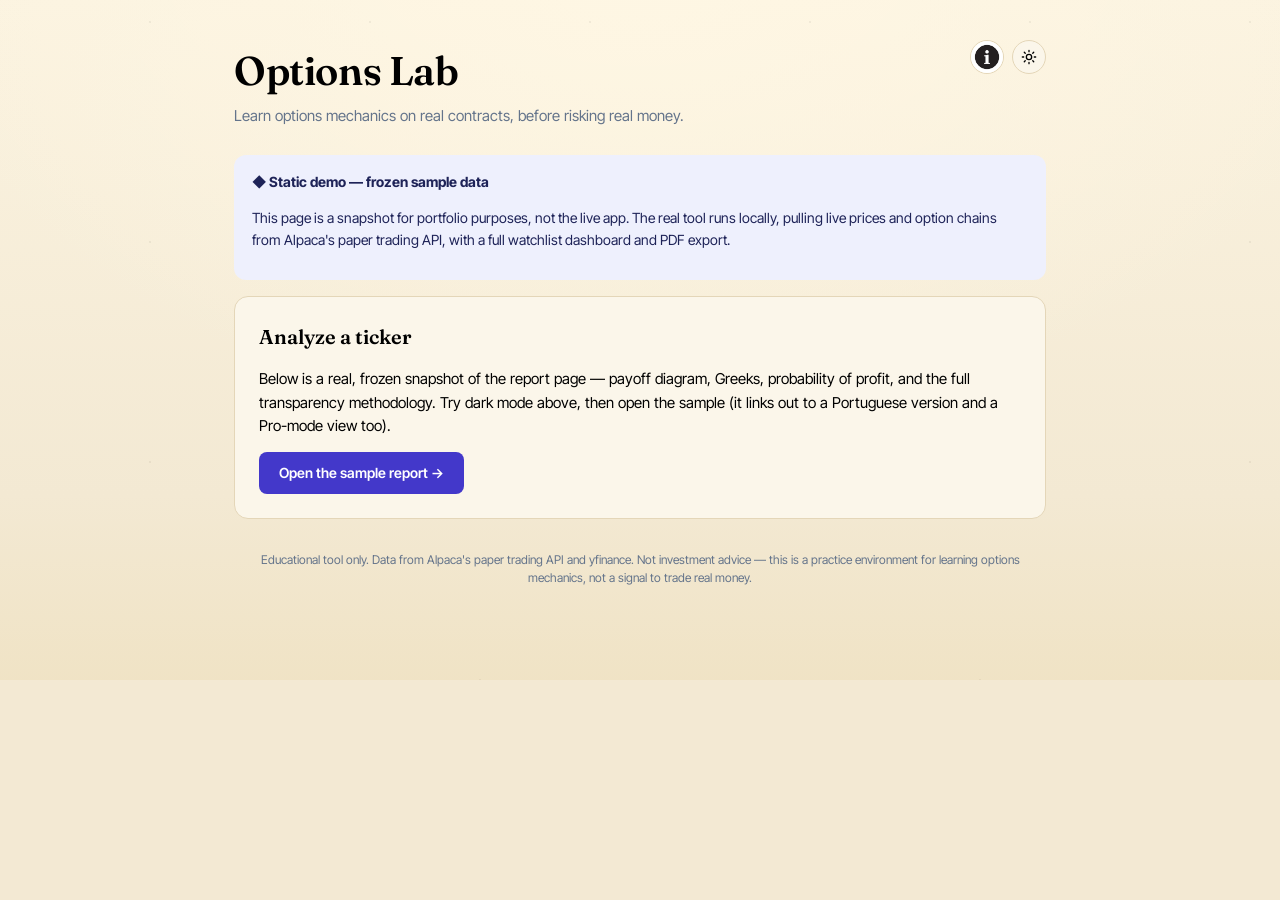
<file: docs/index.html>
<!doctype html>
<html lang="en">
<head>
<meta charset="utf-8">
<meta name="viewport" content="width=device-width, initial-scale=1">
<title>Options Lab</title>
<script>
(function () {
  var t = localStorage.getItem("optionslab-theme");
  if (!t) { t = window.matchMedia("(prefers-color-scheme: dark)").matches ? "dark" : "light"; }
  document.documentElement.setAttribute("data-theme", t);
})();
</script>
<link rel="stylesheet" href="css/report.css">
<script src="js/theme.js"></script>
</head>
<body>
<div class="page">

  <header class="report-header">
    <div class="titles">
      <h1>Options Lab</h1>
      <p class="subtitle">Learn options mechanics on real contracts, before risking real money.</p>
    </div>
    <div class="header-controls">
      
      <button type="button" class="help-toggle" onclick="document.getElementById('help-modal').showModal()" aria-label="Help">
  <img src="./img/about.jpg" alt="">
</button>
      <button type="button" class="theme-toggle" onclick="toggleTheme()" aria-label="Toggle dark mode">
  <svg class="icon-sun" width="16" height="16" viewBox="0 0 24 24" fill="none" stroke="currentColor" stroke-width="2" stroke-linecap="round" stroke-linejoin="round" aria-hidden="true">
    <circle cx="12" cy="12" r="4"></circle>
    <path d="M12 2v2M12 20v2M4.93 4.93l1.41 1.41M17.66 17.66l1.41 1.41M2 12h2M20 12h2M4.93 19.07l1.41-1.41M17.66 6.34l1.41-1.41"></path>
  </svg>
  <svg class="icon-moon" width="16" height="16" viewBox="0 0 24 24" fill="currentColor" aria-hidden="true">
    <path d="M21 12.79A9 9 0 1111.21 3 7 7 0 0021 12.79z"></path>
  </svg>
</button>
    </div>
  </header>

  <dialog id="help-modal" class="help-modal">
  <div class="help-modal-inner">
    <button type="button" class="help-modal-close" onclick="document.getElementById('help-modal').close()" aria-label="Close">×</button>
    
      <h2>How to read this app</h2>
<p class="help-lede">A short, foundational reference for every number this tool shows you.
Read it once, then use it as a glossary whenever a term doesn't ring a bell.</p>

<h3>What an option actually is</h3>
<p>A <strong>call</strong> is the right (not the obligation) to <em>buy</em> 100 shares at a fixed
price (the <strong>strike</strong>) any time before an <strong>expiration</strong> date. A
<strong>put</strong> is the right to <em>sell</em> at that fixed price. You pay a <strong>premium</strong>
today for that right — the option's price, quoted per share but always representing a 100-share
contract, so a $2.00 premium costs $200 out of pocket.</p>

<h3>The four strategies this tool builds</h3>
<ul class="help-list">
  <li><strong>Long Call (LEAPS)</strong> — buy a call far out (6–24 months) to lock in today's
  price on a stock you want to own more of later, paying a fraction of the share price instead of
  the full amount. Max loss is the premium; upside is unlimited.</li>
  <li><strong>Cash-Secured Put</strong> — sell a put, setting aside the full strike × 100 in cash.
  You collect the premium now. Worst case, you're forced to buy the stock at the strike — a stock
  you already wanted, at a discount.</li>
  <li><strong>Covered Call</strong> — sell a call against 100 shares you already own. You collect
  premium; in exchange, you cap your upside above the strike. Turns idle shares into income.</li>
  <li><strong>Protective Put</strong> — buy a put against shares you already own, as insurance. It
  floors your downside for the cost of the premium, while your upside stays fully open.</li>
</ul>

<h3>Fundamentals panel</h3>
<p><strong>Spot price</strong> is the stock's most recent close — the number every other
calculation in this report is built from. <strong>Sector</strong> and <strong>market cap</strong>
give quick context on the kind of company and its size. <strong>Next earnings</strong> matters more
than it looks: a surprise earnings move can swing the stock far more than a normal trading day.</p>

<h3>Warnings</h3>
<p>This tool never hides a bad contract — it flags it and lets you see why. An
<strong>earnings warning</strong> means the contract expires after the next earnings date, so both
the price and the probability estimates below are less reliable across that date (implied
volatility usually collapses the morning after — an effect called <em>IV crush</em>). A
<strong>liquidity warning</strong> means the bid-ask spread or quoted size is thin, so you'd likely
give up more to the spread than a more liquid strike would cost. An <strong>affordability
warning</strong> means the trade needs more capital than your paper account's current buying
power.</p>

<h3>The contract</h3>
<ul class="help-list">
  <li><strong>Strike</strong> — the fixed price written into the contract.</li>
  <li><strong>Breakeven</strong> — the strike adjusted for the premium paid or received. This, not
  the strike, is the price the position actually needs to clear to turn a profit.</li>
  <li><strong>Premium</strong> — what the option costs (or pays you) today, per contract
  (×100 shares).</li>
  <li><strong>Max profit / max loss</strong> — the best and worst dollar outcomes at expiration.</li>
  <li><strong>Capital required</strong> — cash or margin the position ties up (full strike × 100 for
  a cash-secured put; the premium for a long call or protective put).</li>
</ul>

<h3>Greeks & implied volatility</h3>
<p>The Greeks describe how the option's price reacts to changes in the world — each one isolates
one variable.</p>
<ul class="help-list">
  <li><strong>Delta</strong> — how much the option's price moves per $1 move in the stock.
  Roughly doubles as "probability this option finishes in-the-money." A 0.30 delta call behaves
  like owning 30 shares.</li>
  <li><strong>Gamma</strong> — how fast delta itself changes as the stock moves. High gamma means
  the position's directional exposure can shift quickly.</li>
  <li><strong>Theta</strong> — how much value the option loses per calendar day, all else equal.
  This is the "time decay" every options trader has to respect — it works against option buyers
  and for option sellers.</li>
  <li><strong>Vega</strong> — how much the option's price moves per 1 percentage point change in
  implied volatility. Long options gain value when volatility rises; short options lose value.</li>
  <li><strong>Rho</strong> — sensitivity to interest rates. Usually the smallest effect of the five,
  more relevant for long-dated LEAPS than short-dated trades.</li>
  <li><strong>Implied volatility (IV)</strong> — the market's forecast of how much the stock will
  swing, backed out of the option's price. Higher IV means richer premiums and wider expected
  moves.</li>
</ul>
<p>Whenever Alpaca doesn't quote Greeks for a contract (common on illiquid or same-day
expirations), this tool computes them locally with its own Black-Scholes engine and labels them
"calculated locally" — so you always know whether a number came from the market or from a model.</p>

<h3>Probability of profit</h3>
<p>This is the section with the highest bar for rigor in the whole report — see the
<strong>Methodology</strong> block beneath it on every report for the exact formula and source file
behind each figure below. In plain language:</p>
<ul class="help-list">
  <li><strong>Closed-form (lognormal)</strong> — a textbook formula (Black-Scholes' own
  probability term) assuming the stock's future price follows a lognormal distribution. Fast,
  exact given that assumption, and the industry-standard first answer.</li>
  <li><strong>Monte Carlo</strong> — instead of trusting the formula, this tool actually simulates
  100,000 possible future price paths for the stock and counts how often the position ends
  profitable. It's the same assumption as the closed-form (geometric Brownian motion), verified by
  brute force rather than algebra — if the two disagree by more than a hair, the report says so.</li>
  <li><strong>Probability of touch</strong> — closed-form and Monte Carlo both answer "where does
  the price end up at expiration?" This one asks a different, often more practical question:
  "does the price touch breakeven at any point before expiration?" It's usually higher than the
  terminal probability, since a price can touch a level and come back.</li>
  <li><strong>Average win / average loss</strong> — from the same 100,000 simulated paths, the
  average dollar outcome across the paths that ended profitable, and across the ones that didn't.</li>
  <li><strong>Risk-adjusted score</strong> — combines probability, average win, average loss, and
  capital at risk into one annualized number, used to rank candidate contracts against each other.
  It answers "which contract offers the best return per dollar risked per year," not "which
  contract will win."</li>
</ul>
<p>One honest caveat that applies to all of the above: under the model's own risk-neutral
assumptions, every option's <em>expected</em> profit is approximately zero minus trading costs.
These probabilities describe likely outcomes under the market's current pricing — they are not a
positive edge. A profitable trade ultimately requires a directional view this model does not
have.</p>

<h3>Technical snapshot</h3>
<ul class="help-list">
  <li><strong>SMA 20 / 50 / 200</strong> — simple moving averages over the last 20, 50, and 200
  trading days. Price stacked above rising averages is the classic textbook definition of an
  uptrend.</li>
  <li><strong>RSI (14)</strong> — Relative Strength Index, a 0–100 momentum gauge. Traditionally,
  above 70 is considered "overbought" and below 30 "oversold," though strong trends can stay
  extreme for a long time.</li>
  <li><strong>Historical volatility (30d / 90d)</strong> — how much the stock has actually moved,
  annualized, over the trailing 30 and 90 days — the realized counterpart to implied volatility.
  The percentile shown ranks the current reading against the past year, so you can tell if today's
  volatility is unusually calm or unusually wild for this particular stock.</li>
  <li><strong>52-week range</strong> — the lowest and highest close in the past year.</li>
  <li><strong>Directional bias</strong> — a simple read from how the moving averages are stacked:
  bullish, bearish, mixed, or not enough history yet.</li>
</ul>

<h3>Using this tool responsibly</h3>
<p>Every trade in this app runs against Alpaca's <strong>paper trading</strong> account — real
market data, zero real money. That's deliberate: the fastest way to build real intuition for
options is to watch many contracts play out without the cost of being wrong. Nothing here is
investment advice, and no order is ever placed automatically — this is a learning environment for
understanding the mechanics before you ever risk a dollar.</p>
    
  </div>
</dialog>

  <div class="warning static-demo">
    <h3>◆ Static demo — frozen sample data</h3>
    <p>This page is a snapshot for portfolio purposes, not the live app. The real tool runs locally, pulling live prices and option chains from Alpaca&#39;s paper trading API, with a full watchlist dashboard and PDF export.</p>
  </div>

  <section class="panel">
    <h2>Analyze a ticker</h2>
    <p class="blurb">Below is a real, frozen snapshot of the report page — payoff diagram, Greeks, probability of profit, and the full transparency methodology. Try dark mode above, then open the sample (it links out to a Portuguese version and a Pro-mode view too).</p>
    <a class="btn-primary" href="report-aapl-en-learn.html">Open the sample report →</a>
  </section>

  <p class="footer-note">Educational tool only. Data from Alpaca&#39;s paper trading API and yfinance. Not investment advice — this is a practice environment for learning options mechanics, not a signal to trade real money.</p>

</div>
</body>
</html>
</file>
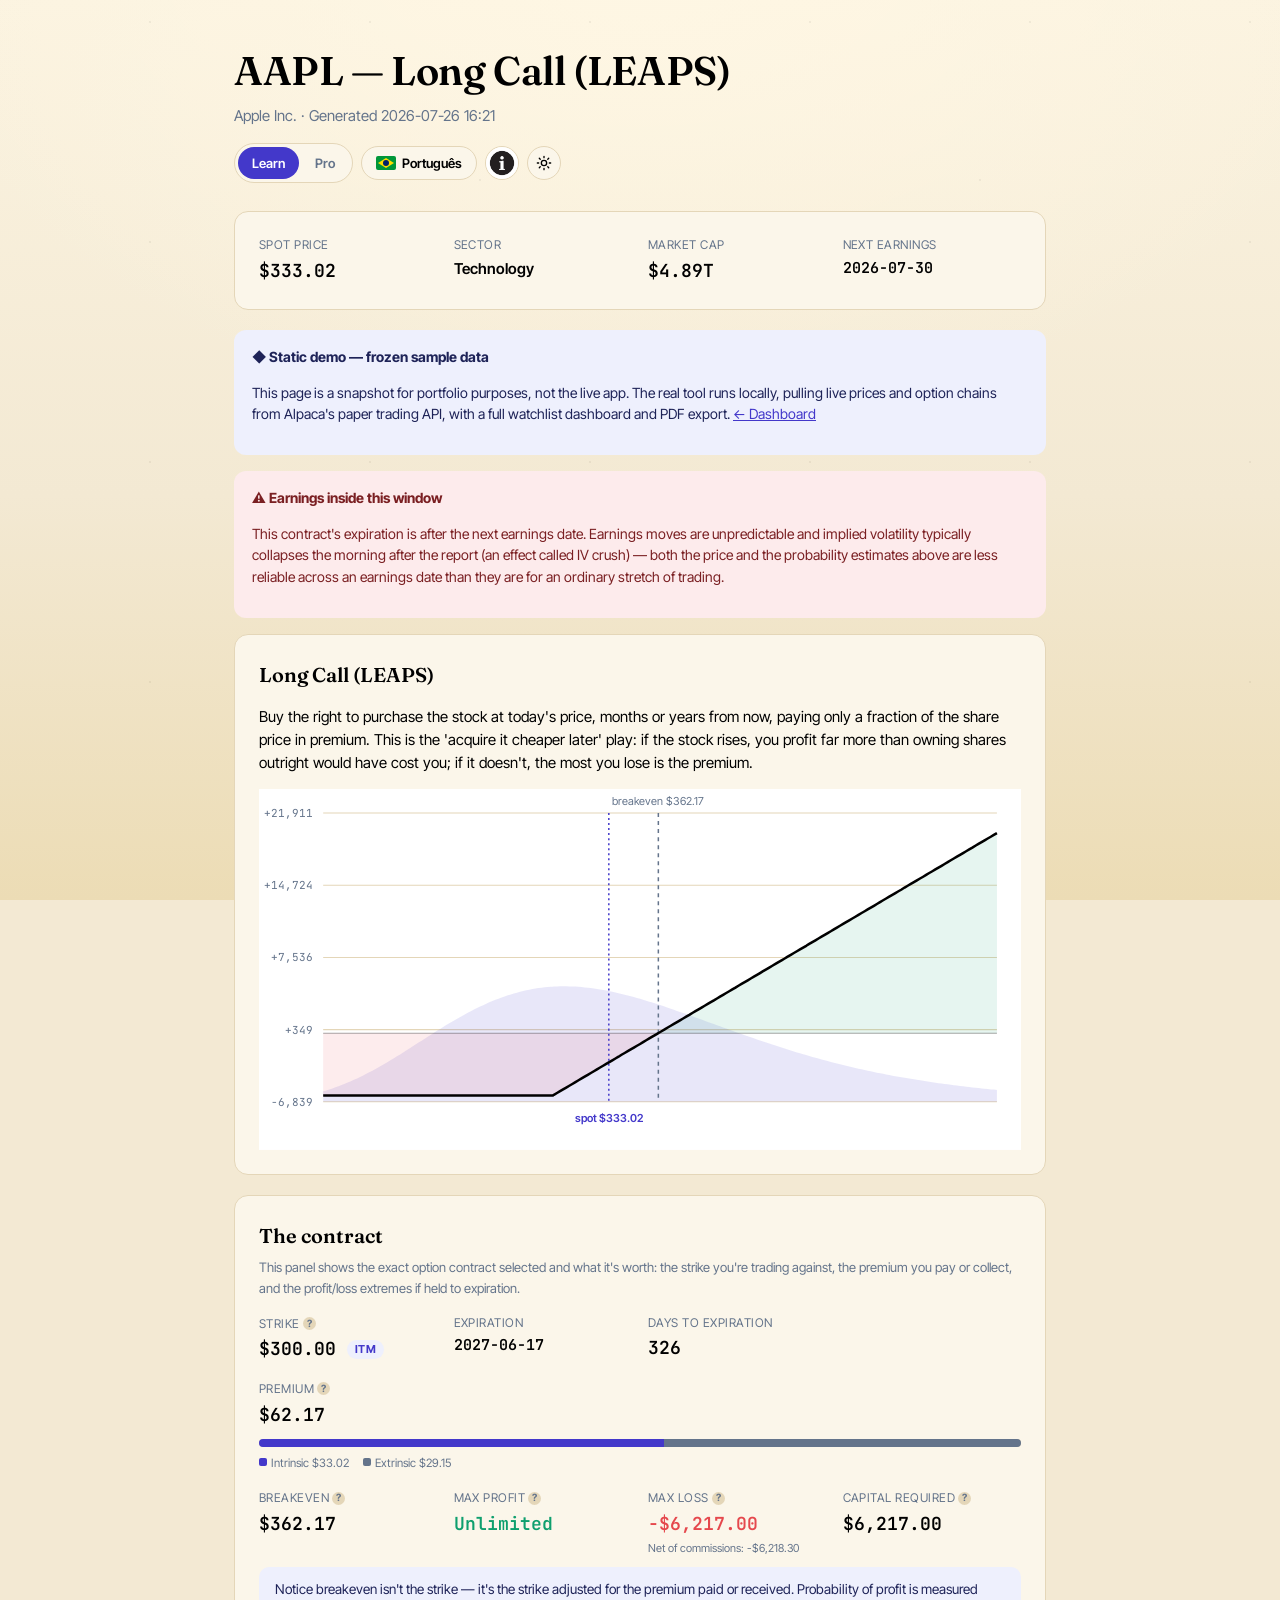
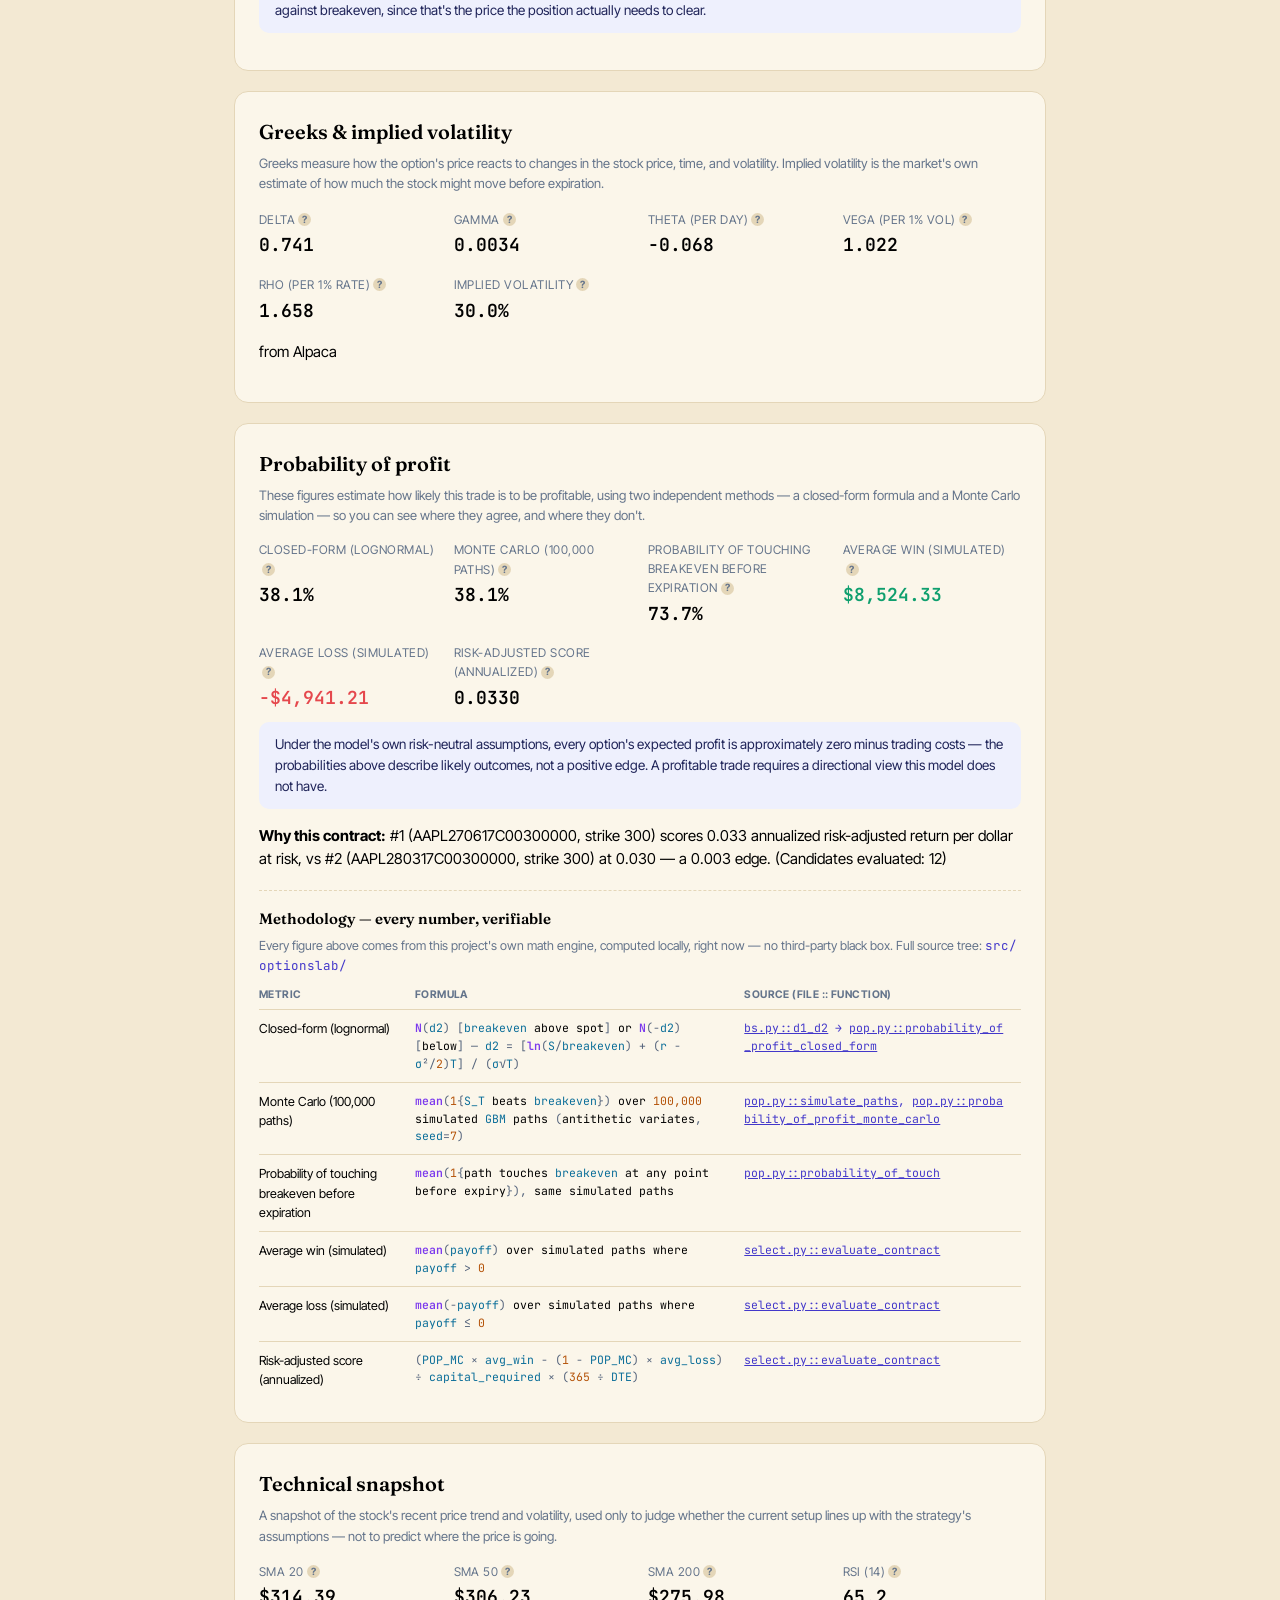
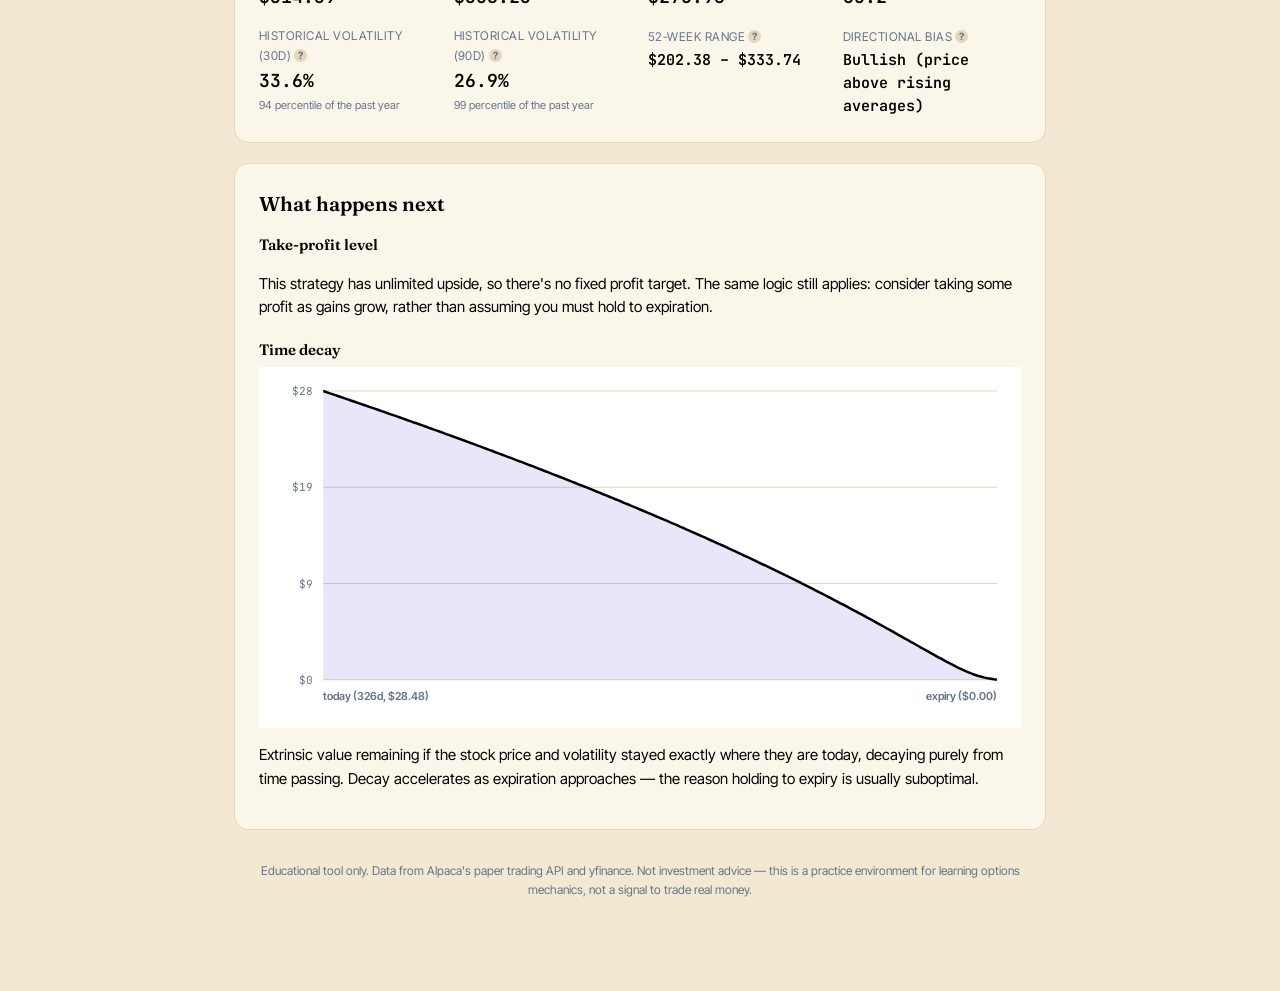
<file: docs/report-aapl-en-learn.html>
<!doctype html>
<html lang="en">
<head>
<meta charset="utf-8">
<meta name="viewport" content="width=device-width, initial-scale=1">
<title>Options Analysis — AAPL</title>
<script>
(function () {
  var t = localStorage.getItem("optionslab-theme");
  if (!t) { t = window.matchMedia("(prefers-color-scheme: dark)").matches ? "dark" : "light"; }
  document.documentElement.setAttribute("data-theme", t);
})();
</script>
<link rel="stylesheet" href="./css/report.css">
<script src="./js/theme.js"></script>
</head>
<body>
<div class="page">

  <header class="report-header">
    <div class="titles">
      <h1>AAPL — Long Call (LEAPS)</h1>
      <p class="subtitle">Apple Inc. · Generated 2026-07-26 16:21</p>
    </div>
    <div class="header-controls">
      <nav class="pill-toggle" aria-label="Report depth">
        <a href="report-aapl-en-learn.html" class="active">Learn</a>
        <a href="report-aapl-en-pro.html" class="">Pro</a>
      </nav>
      <a class="flag-toggle" href="report-aapl-pt-learn.html"><svg class="flag-icon" width="20" height="14" viewBox="0 0 20 14" aria-hidden="true">
  <rect width="20" height="14" rx="2" fill="#009739"></rect>
  <polygon points="10,2 18,7 10,12 2,7" fill="#FEDD00"></polygon>
  <circle cx="10" cy="7" r="3" fill="#012169"></circle>
</svg> Português</a>
      <button type="button" class="help-toggle" onclick="document.getElementById('help-modal').showModal()" aria-label="Help">
  <img src="./img/about.jpg" alt="">
</button>
      <button type="button" class="theme-toggle" onclick="toggleTheme()" aria-label="Toggle dark mode">
  <svg class="icon-sun" width="16" height="16" viewBox="0 0 24 24" fill="none" stroke="currentColor" stroke-width="2" stroke-linecap="round" stroke-linejoin="round" aria-hidden="true">
    <circle cx="12" cy="12" r="4"></circle>
    <path d="M12 2v2M12 20v2M4.93 4.93l1.41 1.41M17.66 17.66l1.41 1.41M2 12h2M20 12h2M4.93 19.07l1.41-1.41M17.66 6.34l1.41-1.41"></path>
  </svg>
  <svg class="icon-moon" width="16" height="16" viewBox="0 0 24 24" fill="currentColor" aria-hidden="true">
    <path d="M21 12.79A9 9 0 1111.21 3 7 7 0 0021 12.79z"></path>
  </svg>
</button>
    </div>
  </header>

  <dialog id="help-modal" class="help-modal">
  <div class="help-modal-inner">
    <button type="button" class="help-modal-close" onclick="document.getElementById('help-modal').close()" aria-label="Close">×</button>
    
      <h2>How to read this app</h2>
<p class="help-lede">A short, foundational reference for every number this tool shows you.
Read it once, then use it as a glossary whenever a term doesn't ring a bell.</p>

<h3>What an option actually is</h3>
<p>A <strong>call</strong> is the right (not the obligation) to <em>buy</em> 100 shares at a fixed
price (the <strong>strike</strong>) any time before an <strong>expiration</strong> date. A
<strong>put</strong> is the right to <em>sell</em> at that fixed price. You pay a <strong>premium</strong>
today for that right — the option's price, quoted per share but always representing a 100-share
contract, so a $2.00 premium costs $200 out of pocket.</p>

<h3>The four strategies this tool builds</h3>
<ul class="help-list">
  <li><strong>Long Call (LEAPS)</strong> — buy a call far out (6–24 months) to lock in today's
  price on a stock you want to own more of later, paying a fraction of the share price instead of
  the full amount. Max loss is the premium; upside is unlimited.</li>
  <li><strong>Cash-Secured Put</strong> — sell a put, setting aside the full strike × 100 in cash.
  You collect the premium now. Worst case, you're forced to buy the stock at the strike — a stock
  you already wanted, at a discount.</li>
  <li><strong>Covered Call</strong> — sell a call against 100 shares you already own. You collect
  premium; in exchange, you cap your upside above the strike. Turns idle shares into income.</li>
  <li><strong>Protective Put</strong> — buy a put against shares you already own, as insurance. It
  floors your downside for the cost of the premium, while your upside stays fully open.</li>
</ul>

<h3>Fundamentals panel</h3>
<p><strong>Spot price</strong> is the stock's most recent close — the number every other
calculation in this report is built from. <strong>Sector</strong> and <strong>market cap</strong>
give quick context on the kind of company and its size. <strong>Next earnings</strong> matters more
than it looks: a surprise earnings move can swing the stock far more than a normal trading day.</p>

<h3>Warnings</h3>
<p>This tool never hides a bad contract — it flags it and lets you see why. An
<strong>earnings warning</strong> means the contract expires after the next earnings date, so both
the price and the probability estimates below are less reliable across that date (implied
volatility usually collapses the morning after — an effect called <em>IV crush</em>). A
<strong>liquidity warning</strong> means the bid-ask spread or quoted size is thin, so you'd likely
give up more to the spread than a more liquid strike would cost. An <strong>affordability
warning</strong> means the trade needs more capital than your paper account's current buying
power.</p>

<h3>The contract</h3>
<ul class="help-list">
  <li><strong>Strike</strong> — the fixed price written into the contract.</li>
  <li><strong>Breakeven</strong> — the strike adjusted for the premium paid or received. This, not
  the strike, is the price the position actually needs to clear to turn a profit.</li>
  <li><strong>Premium</strong> — what the option costs (or pays you) today, per contract
  (×100 shares).</li>
  <li><strong>Max profit / max loss</strong> — the best and worst dollar outcomes at expiration.</li>
  <li><strong>Capital required</strong> — cash or margin the position ties up (full strike × 100 for
  a cash-secured put; the premium for a long call or protective put).</li>
</ul>

<h3>Greeks & implied volatility</h3>
<p>The Greeks describe how the option's price reacts to changes in the world — each one isolates
one variable.</p>
<ul class="help-list">
  <li><strong>Delta</strong> — how much the option's price moves per $1 move in the stock.
  Roughly doubles as "probability this option finishes in-the-money." A 0.30 delta call behaves
  like owning 30 shares.</li>
  <li><strong>Gamma</strong> — how fast delta itself changes as the stock moves. High gamma means
  the position's directional exposure can shift quickly.</li>
  <li><strong>Theta</strong> — how much value the option loses per calendar day, all else equal.
  This is the "time decay" every options trader has to respect — it works against option buyers
  and for option sellers.</li>
  <li><strong>Vega</strong> — how much the option's price moves per 1 percentage point change in
  implied volatility. Long options gain value when volatility rises; short options lose value.</li>
  <li><strong>Rho</strong> — sensitivity to interest rates. Usually the smallest effect of the five,
  more relevant for long-dated LEAPS than short-dated trades.</li>
  <li><strong>Implied volatility (IV)</strong> — the market's forecast of how much the stock will
  swing, backed out of the option's price. Higher IV means richer premiums and wider expected
  moves.</li>
</ul>
<p>Whenever Alpaca doesn't quote Greeks for a contract (common on illiquid or same-day
expirations), this tool computes them locally with its own Black-Scholes engine and labels them
"calculated locally" — so you always know whether a number came from the market or from a model.</p>

<h3>Probability of profit</h3>
<p>This is the section with the highest bar for rigor in the whole report — see the
<strong>Methodology</strong> block beneath it on every report for the exact formula and source file
behind each figure below. In plain language:</p>
<ul class="help-list">
  <li><strong>Closed-form (lognormal)</strong> — a textbook formula (Black-Scholes' own
  probability term) assuming the stock's future price follows a lognormal distribution. Fast,
  exact given that assumption, and the industry-standard first answer.</li>
  <li><strong>Monte Carlo</strong> — instead of trusting the formula, this tool actually simulates
  100,000 possible future price paths for the stock and counts how often the position ends
  profitable. It's the same assumption as the closed-form (geometric Brownian motion), verified by
  brute force rather than algebra — if the two disagree by more than a hair, the report says so.</li>
  <li><strong>Probability of touch</strong> — closed-form and Monte Carlo both answer "where does
  the price end up at expiration?" This one asks a different, often more practical question:
  "does the price touch breakeven at any point before expiration?" It's usually higher than the
  terminal probability, since a price can touch a level and come back.</li>
  <li><strong>Average win / average loss</strong> — from the same 100,000 simulated paths, the
  average dollar outcome across the paths that ended profitable, and across the ones that didn't.</li>
  <li><strong>Risk-adjusted score</strong> — combines probability, average win, average loss, and
  capital at risk into one annualized number, used to rank candidate contracts against each other.
  It answers "which contract offers the best return per dollar risked per year," not "which
  contract will win."</li>
</ul>
<p>One honest caveat that applies to all of the above: under the model's own risk-neutral
assumptions, every option's <em>expected</em> profit is approximately zero minus trading costs.
These probabilities describe likely outcomes under the market's current pricing — they are not a
positive edge. A profitable trade ultimately requires a directional view this model does not
have.</p>

<h3>Technical snapshot</h3>
<ul class="help-list">
  <li><strong>SMA 20 / 50 / 200</strong> — simple moving averages over the last 20, 50, and 200
  trading days. Price stacked above rising averages is the classic textbook definition of an
  uptrend.</li>
  <li><strong>RSI (14)</strong> — Relative Strength Index, a 0–100 momentum gauge. Traditionally,
  above 70 is considered "overbought" and below 30 "oversold," though strong trends can stay
  extreme for a long time.</li>
  <li><strong>Historical volatility (30d / 90d)</strong> — how much the stock has actually moved,
  annualized, over the trailing 30 and 90 days — the realized counterpart to implied volatility.
  The percentile shown ranks the current reading against the past year, so you can tell if today's
  volatility is unusually calm or unusually wild for this particular stock.</li>
  <li><strong>52-week range</strong> — the lowest and highest close in the past year.</li>
  <li><strong>Directional bias</strong> — a simple read from how the moving averages are stacked:
  bullish, bearish, mixed, or not enough history yet.</li>
</ul>

<h3>Using this tool responsibly</h3>
<p>Every trade in this app runs against Alpaca's <strong>paper trading</strong> account — real
market data, zero real money. That's deliberate: the fastest way to build real intuition for
options is to watch many contracts play out without the cost of being wrong. Nothing here is
investment advice, and no order is ever placed automatically — this is a learning environment for
understanding the mechanics before you ever risk a dollar.</p>
    
  </div>
</dialog>

  <section class="panel">
    <div class="stat-row">
      <div class="stat">
        <span class="label">Spot price</span>
        <span class="value">$333.02</span>
      </div>
      <div class="stat">
        <span class="label">Sector</span>
        <span class="value" style="font-family: var(--font-body); font-size: 15px;">Technology</span>
      </div>
      <div class="stat">
        <span class="label">Market cap</span>
        <span class="value">$4.89T</span>
      </div>
      <div class="stat">
        <span class="label">Next earnings</span>
        <span class="value" style="font-size: 15px;">2026-07-30</span>
      </div>
    </div>
  </section>

  
  <div class="warning static-demo">
    <h3>◆ Static demo — frozen sample data</h3>
    <p>This page is a snapshot for portfolio purposes, not the live app. The real tool runs locally, pulling live prices and option chains from Alpaca&#39;s paper trading API, with a full watchlist dashboard and PDF export. <a href="index.html">← Dashboard</a></p>
  </div>
  

  
  <div class="warning earnings">
    <h3>⚠ Earnings inside this window</h3>
    <p>This contract&#39;s expiration is after the next earnings date. Earnings moves are unpredictable and implied volatility typically collapses the morning after the report (an effect called IV crush) — both the price and the probability estimates above are less reliable across an earnings date than they are for an ordinary stretch of trading.</p>
  </div>
  

  

  

  

  <section class="panel">
    <h2>Long Call (LEAPS)</h2>
    <p class="blurb">Buy the right to purchase the stock at today&#39;s price, months or years from now, paying only a fraction of the share price in premium. This is the &#39;acquire it cheaper later&#39; play: if the stock rises, you profit far more than owning shares outright would have cost you; if it doesn&#39;t, the most you lose is the premium.</p>
    <svg viewBox="0 0 760 360" xmlns="http://www.w3.org/2000/svg" class="payoff-svg" role="img"
     aria-label="Payoff diagram with probability ribbon">
  <rect x="0" y="0" width="760" height="360" fill="white" />
  <line x1="64" y1="312.0" x2="736" y2="312.0" stroke="#E4D6B8" stroke-width="1" /><text x="54" y="316.0" text-anchor="end" font-family="JetBrains Mono, monospace" font-size="11" fill="#64748B">-6,839</text><line x1="64" y1="240.0" x2="736" y2="240.0" stroke="#E4D6B8" stroke-width="1" /><text x="54" y="244.0" text-anchor="end" font-family="JetBrains Mono, monospace" font-size="11" fill="#64748B">+349</text><line x1="64" y1="168.0" x2="736" y2="168.0" stroke="#E4D6B8" stroke-width="1" /><text x="54" y="172.0" text-anchor="end" font-family="JetBrains Mono, monospace" font-size="11" fill="#64748B">+7,536</text><line x1="64" y1="96.0" x2="736" y2="96.0" stroke="#E4D6B8" stroke-width="1" /><text x="54" y="100.0" text-anchor="end" font-family="JetBrains Mono, monospace" font-size="11" fill="#64748B">+14,724</text><line x1="64" y1="24.0" x2="736" y2="24.0" stroke="#E4D6B8" stroke-width="1" /><text x="54" y="28.0" text-anchor="end" font-family="JetBrains Mono, monospace" font-size="11" fill="#64748B">+21,911</text>

  <path d="M 64.0,312.0 L 64.0,301.5 67.1,300.6 70.1,299.6 73.2,298.6 76.3,297.5 79.3,296.4 82.4,295.3 85.5,294.0 88.5,292.8 91.6,291.5 94.7,290.1 97.8,288.7 100.8,287.2 103.9,285.7 107.0,284.1 110.0,282.5 113.1,280.9 116.2,279.2 119.2,277.5 122.3,275.8 125.4,274.0 128.4,272.2 131.5,270.3 134.6,268.5 137.6,266.6 140.7,264.7 143.8,262.7 146.8,260.8 149.9,258.8 153.0,256.9 156.1,254.9 159.1,252.9 162.2,251.0 165.3,249.0 168.3,247.0 171.4,245.1 174.5,243.1 177.5,241.2 180.6,239.3 183.7,237.4 186.7,235.5 189.8,233.7 192.9,231.8 195.9,230.1 199.0,228.3 202.1,226.6 205.2,224.9 208.2,223.2 211.3,221.6 214.4,220.0 217.4,218.5 220.5,217.0 223.6,215.6 226.6,214.2 229.7,212.8 232.8,211.5 235.8,210.3 238.9,209.1 242.0,208.0 245.0,206.9 248.1,205.8 251.2,204.9 254.2,203.9 257.3,203.1 260.4,202.3 263.5,201.5 266.5,200.8 269.6,200.2 272.7,199.6 275.7,199.1 278.8,198.6 281.9,198.2 284.9,197.8 288.0,197.5 291.1,197.3 292.9,197.2 294.1,197.1 297.2,196.9 300.3,196.8 303.3,196.8 306.4,196.8 309.5,196.9 312.5,197.0 315.6,197.1 318.7,197.3 321.8,197.6 324.8,197.9 327.9,198.2 331.0,198.6 334.0,199.0 337.1,199.4 340.2,199.9 343.2,200.5 346.3,201.0 348.9,201.5 349.4,201.6 352.4,202.3 355.5,202.9 358.6,203.6 361.6,204.4 364.7,205.1 367.8,205.9 370.8,206.7 373.9,207.5 377.0,208.4 380.1,209.3 383.1,210.2 386.2,211.1 389.3,212.1 392.3,213.0 395.4,214.0 398.3,214.9 398.5,215.0 401.5,216.0 404.6,217.0 407.7,218.1 410.7,219.1 413.8,220.2 416.9,221.3 419.9,222.3 423.0,223.4 426.1,224.5 429.2,225.6 432.2,226.7 435.3,227.8 438.4,228.9 441.4,230.0 444.5,231.2 447.6,232.3 450.6,233.4 453.7,234.5 456.8,235.6 459.8,236.7 462.9,237.9 466.0,239.0 469.0,240.1 472.1,241.2 475.2,242.3 478.2,243.4 481.3,244.4 484.4,245.5 487.5,246.6 490.5,247.7 493.6,248.7 496.7,249.8 499.7,250.8 502.8,251.9 505.9,252.9 508.9,253.9 512.0,254.9 515.1,255.9 518.1,256.9 521.2,257.9 524.3,258.9 527.3,259.8 530.4,260.8 533.5,261.7 536.5,262.7 539.6,263.6 542.7,264.5 545.8,265.4 548.8,266.3 551.9,267.2 555.0,268.0 558.0,268.9 561.1,269.7 564.2,270.5 567.2,271.4 570.3,272.2 573.4,273.0 576.4,273.7 579.5,274.5 582.6,275.3 585.6,276.0 588.7,276.8 591.8,277.5 594.8,278.2 597.9,278.9 601.0,279.6 604.1,280.3 607.1,280.9 610.2,281.6 613.3,282.2 616.3,282.9 619.4,283.5 622.5,284.1 625.5,284.7 628.6,285.3 631.7,285.9 634.7,286.4 637.8,287.0 640.9,287.6 643.9,288.1 647.0,288.6 650.1,289.1 653.2,289.6 656.2,290.1 659.3,290.6 662.4,291.1 665.4,291.6 668.5,292.1 671.6,292.5 674.6,292.9 677.7,293.4 680.8,293.8 683.8,294.2 686.9,294.6 690.0,295.0 693.0,295.4 696.1,295.8 699.2,296.2 702.2,296.6 705.3,296.9 708.4,297.3 711.5,297.6 714.5,298.0 717.6,298.3 720.7,298.6 723.7,298.9 726.8,299.2 729.9,299.6 732.9,299.8 736.0,300.1 L 736.0,312.0 Z" fill="#4338CA" fill-opacity="0.12" stroke="none" />

  <path d="M 64.0,243.5 L 64.0,305.8 67.1,305.8 70.1,305.8 73.2,305.8 76.3,305.8 79.3,305.8 82.4,305.8 85.5,305.8 88.5,305.8 91.6,305.8 94.7,305.8 97.8,305.8 100.8,305.8 103.9,305.8 107.0,305.8 110.0,305.8 113.1,305.8 116.2,305.8 119.2,305.8 122.3,305.8 125.4,305.8 128.4,305.8 131.5,305.8 134.6,305.8 137.6,305.8 140.7,305.8 143.8,305.8 146.8,305.8 149.9,305.8 153.0,305.8 156.1,305.8 159.1,305.8 162.2,305.8 165.3,305.8 168.3,305.8 171.4,305.8 174.5,305.8 177.5,305.8 180.6,305.8 183.7,305.8 186.7,305.8 189.8,305.8 192.9,305.8 195.9,305.8 199.0,305.8 202.1,305.8 205.2,305.8 208.2,305.8 211.3,305.8 214.4,305.8 217.4,305.8 220.5,305.8 223.6,305.8 226.6,305.8 229.7,305.8 232.8,305.8 235.8,305.8 238.9,305.8 242.0,305.8 245.0,305.8 248.1,305.8 251.2,305.8 254.2,305.8 257.3,305.8 260.4,305.8 263.5,305.8 266.5,305.8 269.6,305.8 272.7,305.8 275.7,305.8 278.8,305.8 281.9,305.8 284.9,305.8 288.0,305.8 291.1,305.8 292.9,305.8 294.1,305.0 297.2,303.2 300.3,301.4 303.3,299.6 306.4,297.8 309.5,296.0 312.5,294.2 315.6,292.3 318.7,290.5 321.8,288.7 324.8,286.9 327.9,285.1 331.0,283.3 334.0,281.5 337.1,279.6 340.2,277.8 343.2,276.0 346.3,274.2 348.9,272.7 349.4,272.4 352.4,270.6 355.5,268.8 358.6,267.0 361.6,265.1 364.7,263.3 367.8,261.5 370.8,259.7 373.9,257.9 377.0,256.1 380.1,254.3 383.1,252.5 386.2,250.6 389.3,248.8 392.3,247.0 395.4,245.2 398.3,243.5 L 398.3,243.5 Z" fill="#E5484D" fill-opacity="0.10" stroke="none" />
  <path d="M 398.3,243.5 L 398.3,243.5 398.5,243.4 401.5,241.6 404.6,239.8 407.7,237.9 410.7,236.1 413.8,234.3 416.9,232.5 419.9,230.7 423.0,228.9 426.1,227.1 429.2,225.3 432.2,223.4 435.3,221.6 438.4,219.8 441.4,218.0 444.5,216.2 447.6,214.4 450.6,212.6 453.7,210.8 456.8,208.9 459.8,207.1 462.9,205.3 466.0,203.5 469.0,201.7 472.1,199.9 475.2,198.1 478.2,196.2 481.3,194.4 484.4,192.6 487.5,190.8 490.5,189.0 493.6,187.2 496.7,185.4 499.7,183.6 502.8,181.7 505.9,179.9 508.9,178.1 512.0,176.3 515.1,174.5 518.1,172.7 521.2,170.9 524.3,169.1 527.3,167.2 530.4,165.4 533.5,163.6 536.5,161.8 539.6,160.0 542.7,158.2 545.8,156.4 548.8,154.5 551.9,152.7 555.0,150.9 558.0,149.1 561.1,147.3 564.2,145.5 567.2,143.7 570.3,141.9 573.4,140.0 576.4,138.2 579.5,136.4 582.6,134.6 585.6,132.8 588.7,131.0 591.8,129.2 594.8,127.4 597.9,125.5 601.0,123.7 604.1,121.9 607.1,120.1 610.2,118.3 613.3,116.5 616.3,114.7 619.4,112.8 622.5,111.0 625.5,109.2 628.6,107.4 631.7,105.6 634.7,103.8 637.8,102.0 640.9,100.2 643.9,98.3 647.0,96.5 650.1,94.7 653.2,92.9 656.2,91.1 659.3,89.3 662.4,87.5 665.4,85.7 668.5,83.8 671.6,82.0 674.6,80.2 677.7,78.4 680.8,76.6 683.8,74.8 686.9,73.0 690.0,71.1 693.0,69.3 696.1,67.5 699.2,65.7 702.2,63.9 705.3,62.1 708.4,60.3 711.5,58.5 714.5,56.6 717.6,54.8 720.7,53.0 723.7,51.2 726.8,49.4 729.9,47.6 732.9,45.8 736.0,44.0 L 736.0,243.5 Z" fill="#0E9F6E" fill-opacity="0.10" stroke="none" />

  <line x1="64" y1="243.5" x2="736" y2="243.5"
        stroke="#000000" stroke-width="1" stroke-opacity="0.35" />

  <line x1="398.3" y1="24" x2="398.3" y2="312.0"
        stroke="#64748B" stroke-width="1.5" stroke-dasharray="4 4" />
  <text x="398.3" y="16" text-anchor="middle"
        font-family="Inter Tight, sans-serif" font-size="11" fill="#64748B">
    breakeven $362.17</text>

  <line x1="348.9" y1="24" x2="348.9" y2="312.0"
        stroke="#4338CA" stroke-width="1.5" stroke-dasharray="2 3" />
  <text x="348.9" y="332" text-anchor="middle"
        font-family="Inter Tight, sans-serif" font-size="11" font-weight="600" fill="#4338CA">
    spot $333.02</text>

  <path d="M 64.0,305.8 67.1,305.8 70.1,305.8 73.2,305.8 76.3,305.8 79.3,305.8 82.4,305.8 85.5,305.8 88.5,305.8 91.6,305.8 94.7,305.8 97.8,305.8 100.8,305.8 103.9,305.8 107.0,305.8 110.0,305.8 113.1,305.8 116.2,305.8 119.2,305.8 122.3,305.8 125.4,305.8 128.4,305.8 131.5,305.8 134.6,305.8 137.6,305.8 140.7,305.8 143.8,305.8 146.8,305.8 149.9,305.8 153.0,305.8 156.1,305.8 159.1,305.8 162.2,305.8 165.3,305.8 168.3,305.8 171.4,305.8 174.5,305.8 177.5,305.8 180.6,305.8 183.7,305.8 186.7,305.8 189.8,305.8 192.9,305.8 195.9,305.8 199.0,305.8 202.1,305.8 205.2,305.8 208.2,305.8 211.3,305.8 214.4,305.8 217.4,305.8 220.5,305.8 223.6,305.8 226.6,305.8 229.7,305.8 232.8,305.8 235.8,305.8 238.9,305.8 242.0,305.8 245.0,305.8 248.1,305.8 251.2,305.8 254.2,305.8 257.3,305.8 260.4,305.8 263.5,305.8 266.5,305.8 269.6,305.8 272.7,305.8 275.7,305.8 278.8,305.8 281.9,305.8 284.9,305.8 288.0,305.8 291.1,305.8 292.9,305.8 294.1,305.0 297.2,303.2 300.3,301.4 303.3,299.6 306.4,297.8 309.5,296.0 312.5,294.2 315.6,292.3 318.7,290.5 321.8,288.7 324.8,286.9 327.9,285.1 331.0,283.3 334.0,281.5 337.1,279.6 340.2,277.8 343.2,276.0 346.3,274.2 348.9,272.7 349.4,272.4 352.4,270.6 355.5,268.8 358.6,267.0 361.6,265.1 364.7,263.3 367.8,261.5 370.8,259.7 373.9,257.9 377.0,256.1 380.1,254.3 383.1,252.5 386.2,250.6 389.3,248.8 392.3,247.0 395.4,245.2 398.3,243.5 398.5,243.4 401.5,241.6 404.6,239.8 407.7,237.9 410.7,236.1 413.8,234.3 416.9,232.5 419.9,230.7 423.0,228.9 426.1,227.1 429.2,225.3 432.2,223.4 435.3,221.6 438.4,219.8 441.4,218.0 444.5,216.2 447.6,214.4 450.6,212.6 453.7,210.8 456.8,208.9 459.8,207.1 462.9,205.3 466.0,203.5 469.0,201.7 472.1,199.9 475.2,198.1 478.2,196.2 481.3,194.4 484.4,192.6 487.5,190.8 490.5,189.0 493.6,187.2 496.7,185.4 499.7,183.6 502.8,181.7 505.9,179.9 508.9,178.1 512.0,176.3 515.1,174.5 518.1,172.7 521.2,170.9 524.3,169.1 527.3,167.2 530.4,165.4 533.5,163.6 536.5,161.8 539.6,160.0 542.7,158.2 545.8,156.4 548.8,154.5 551.9,152.7 555.0,150.9 558.0,149.1 561.1,147.3 564.2,145.5 567.2,143.7 570.3,141.9 573.4,140.0 576.4,138.2 579.5,136.4 582.6,134.6 585.6,132.8 588.7,131.0 591.8,129.2 594.8,127.4 597.9,125.5 601.0,123.7 604.1,121.9 607.1,120.1 610.2,118.3 613.3,116.5 616.3,114.7 619.4,112.8 622.5,111.0 625.5,109.2 628.6,107.4 631.7,105.6 634.7,103.8 637.8,102.0 640.9,100.2 643.9,98.3 647.0,96.5 650.1,94.7 653.2,92.9 656.2,91.1 659.3,89.3 662.4,87.5 665.4,85.7 668.5,83.8 671.6,82.0 674.6,80.2 677.7,78.4 680.8,76.6 683.8,74.8 686.9,73.0 690.0,71.1 693.0,69.3 696.1,67.5 699.2,65.7 702.2,63.9 705.3,62.1 708.4,60.3 711.5,58.5 714.5,56.6 717.6,54.8 720.7,53.0 723.7,51.2 726.8,49.4 729.9,47.6 732.9,45.8 736.0,44.0" fill="none" stroke="#000000" stroke-width="2.5" stroke-linejoin="round" />
</svg>
  </section>

  <section class="panel">
    <h2>The contract</h2>
    
    <p class="section-explain">This panel shows the exact option contract selected and what it&#39;s worth: the strike you&#39;re trading against, the premium you pay or collect, and the profit/loss extremes if held to expiration.</p>
    
    <div class="stat-row">
      <div class="stat">
        <span class="label">Strike<span class="tip" tabindex="0"><span class="tip-icon" aria-hidden="true">?</span><span class="tip-text">The fixed price at which you may buy (call) or sell (put) the shares if the option is exercised.</span></span></span>
        <span class="value">$300.00 <span class="moneyness-badge moneyness-itm">ITM</span></span>
      </div>
      <div class="stat">
        <span class="label">Expiration</span>
        <span class="value" style="font-size: 15px;">2027-06-17</span>
      </div>
      <div class="stat">
        <span class="label">Days to expiration</span>
        <span class="value">326</span>
      </div>
      <div class="stat stat-wide">
        <span class="label">Premium<span class="tip" tabindex="0"><span class="tip-icon" aria-hidden="true">?</span><span class="tip-text">What you pay or receive for this contract today, split below into its intrinsic and extrinsic parts.</span></span></span>
        <span class="value">$62.17</span>
        <div class="premium-split-bar">
          <div class="premium-split-intrinsic" style="width: 53.11243364967023%"></div>
          <div class="premium-split-extrinsic" style="width: 46.88756635032977%"></div>
        </div>
        <div class="premium-split-legend">
          <span><span class="swatch swatch-intrinsic"></span>Intrinsic $33.02</span>
          <span><span class="swatch swatch-extrinsic"></span>Extrinsic $29.15</span>
        </div>
      </div>
      <div class="stat">
        <span class="label">Breakeven<span class="tip" tabindex="0"><span class="tip-icon" aria-hidden="true">?</span><span class="tip-text">The strike adjusted for the premium paid or received — the price the stock actually needs to clear for this trade to make or lose nothing.</span></span></span>
        <span class="value">$362.17</span>
      </div>
      <div class="stat">
        <span class="label">Max profit<span class="tip" tabindex="0"><span class="tip-icon" aria-hidden="true">?</span><span class="tip-text">The best possible outcome for this position if held to expiration, before commissions.</span></span></span>
        <span class="value pl-positive">
          Unlimited
        </span>
        
      </div>
      <div class="stat">
        <span class="label">Max loss<span class="tip" tabindex="0"><span class="tip-icon" aria-hidden="true">?</span><span class="tip-text">The worst possible outcome for this position if held to expiration, before commissions.</span></span></span>
        <span class="value pl-negative">-$6,217.00</span>
        <span class="caption">Net of commissions: -$6,218.30</span>
      </div>
      <div class="stat">
        <span class="label">Capital required<span class="tip" tabindex="0"><span class="tip-icon" aria-hidden="true">?</span><span class="tip-text">The cash or margin this trade ties up — used as the denominator for the risk-adjusted score below.</span></span></span>
        <span class="value">$6,217.00</span>
      </div>
    </div>
    
    
    <p class="teach">Notice breakeven isn&#39;t the strike — it&#39;s the strike adjusted for the premium paid or received. Probability of profit is measured against breakeven, since that&#39;s the price the position actually needs to clear.</p>
    
  </section>

  <section class="panel">
    <h2>Greeks &amp; implied volatility</h2>
    
    <p class="section-explain">Greeks measure how the option&#39;s price reacts to changes in the stock price, time, and volatility. Implied volatility is the market&#39;s own estimate of how much the stock might move before expiration.</p>
    
    <div class="stat-row">
      <div class="stat">
        <span class="label">Delta<span class="tip" tabindex="0"><span class="tip-icon" aria-hidden="true">?</span><span class="tip-text">How much the option&#39;s price moves per $1 move in the stock. Also read as a rough chance of finishing in-the-money.</span></span></span>
        <span class="value ">0.741</span>
      </div>
      <div class="stat">
        <span class="label">Gamma<span class="tip" tabindex="0"><span class="tip-icon" aria-hidden="true">?</span><span class="tip-text">How fast delta itself changes as the stock price moves — higher gamma means delta shifts more quickly.</span></span></span>
        <span class="value ">0.0034</span>
      </div>
      <div class="stat">
        <span class="label">Theta (per day)<span class="tip" tabindex="0"><span class="tip-icon" aria-hidden="true">?</span><span class="tip-text">The value this option loses each day purely from time passing, holding the stock price and volatility fixed.</span></span></span>
        <span class="value ">-0.068</span>
      </div>
      <div class="stat">
        <span class="label">Vega (per 1% vol)<span class="tip" tabindex="0"><span class="tip-icon" aria-hidden="true">?</span><span class="tip-text">How much the option&#39;s price moves for a 1-percentage-point change in implied volatility.</span></span></span>
        <span class="value ">1.022</span>
      </div>
      <div class="stat">
        <span class="label">Rho (per 1% rate)<span class="tip" tabindex="0"><span class="tip-icon" aria-hidden="true">?</span><span class="tip-text">How much the option&#39;s price moves for a 1-percentage-point change in interest rates — usually the smallest effect of the five Greeks.</span></span></span>
        <span class="value ">1.658</span>
      </div>
      <div class="stat">
        <span class="label">Implied volatility<span class="tip" tabindex="0"><span class="tip-icon" aria-hidden="true">?</span><span class="tip-text">The market&#39;s own expectation of how much the stock will swing before expiration, implied by this contract&#39;s price.</span></span></span>
        <span class="value ">30.0%</span>
      </div>
    </div>
    <p class="caption">
      
        from Alpaca
      
    </p>
  </section>

  <section class="panel">
    <h2>Probability of profit</h2>
    
    <p class="section-explain">These figures estimate how likely this trade is to be profitable, using two independent methods — a closed-form formula and a Monte Carlo simulation — so you can see where they agree, and where they don&#39;t.</p>
    
    <div class="stat-row">
      <div class="stat">
        <span class="label">Closed-form (lognormal)<span class="tip" tabindex="0"><span class="tip-icon" aria-hidden="true">?</span><span class="tip-text">The probability this trade is at least break-even at expiration, from a closed-form formula assuming lognormal stock prices.</span></span></span>
        <span class="value">38.1%</span>
      </div>
      <div class="stat">
        <span class="label">Monte Carlo (100,000 paths)<span class="tip" tabindex="0"><span class="tip-icon" aria-hidden="true">?</span><span class="tip-text">The same probability of profit, estimated instead by simulating thousands of random price paths — a cross-check on the formula above.</span></span></span>
        <span class="value">38.1%</span>
      </div>
      <div class="stat">
        <span class="label">Probability of touching breakeven before expiration<span class="tip" tabindex="0"><span class="tip-icon" aria-hidden="true">?</span><span class="tip-text">The chance the price reaches breakeven at any point before expiration — always higher than the chance it finishes there, since it only needs to happen once.</span></span></span>
        <span class="value">73.7%</span>
      </div>
      <div class="stat">
        <span class="label">Average win (simulated)<span class="tip" tabindex="0"><span class="tip-icon" aria-hidden="true">?</span><span class="tip-text">The average profit across simulated paths that end up profitable.</span></span></span>
        <span class="value pl-positive">$8,524.33</span>
      </div>
      <div class="stat">
        <span class="label">Average loss (simulated)<span class="tip" tabindex="0"><span class="tip-icon" aria-hidden="true">?</span><span class="tip-text">The average loss across simulated paths that end up unprofitable.</span></span></span>
        <span class="value pl-negative">-$4,941.21</span>
      </div>
      <div class="stat">
        <span class="label">Risk-adjusted score (annualized)<span class="tip" tabindex="0"><span class="tip-icon" aria-hidden="true">?</span><span class="tip-text">Risk-adjusted return per dollar at risk, annualized — the metric used to rank this contract against its alternatives.</span></span></span>
        <span class="value">0.0330</span>
      </div>
    </div>
    
    
    <p class="teach">Under the model&#39;s own risk-neutral assumptions, every option&#39;s expected profit is approximately zero minus trading costs — the probabilities above describe likely outcomes, not a positive edge. A profitable trade requires a directional view this model does not have.</p>
    
    
    <p class="caption"><strong>Why this contract:</strong> #1 (AAPL270617C00300000, strike 300) scores 0.033 annualized risk-adjusted return per dollar at risk, vs #2 (AAPL280317C00300000, strike 300) at 0.030 — a 0.003 edge. (Candidates evaluated: 12)</p>
    

    <div class="methodology">
      <h3>Methodology — every number, verifiable</h3>
      <p class="methodology-intro">Every figure above comes from this project&#39;s own math engine, computed locally, right now — no third-party black box. Full source tree: <span class="path">src/optionslab/</span></p>
      <div class="methodology-table-wrap">
        <table class="methodology-table">
          <thead>
            <tr>
              <th>Metric</th>
              <th>Formula</th>
              <th>Source (file :: function)</th>
            </tr>
          </thead>
          <tbody>
            
            <tr>
              <td>Closed-form (lognormal)</td>
              <td class="formula"><span class="tok-func">N</span><span class="tok-op">(</span><span class="tok-ident">d2</span><span class="tok-op">)</span> <span class="tok-op">[</span><span class="tok-ident">breakeven</span> above spot<span class="tok-op">]</span> or <span class="tok-func">N</span><span class="tok-op">(</span><span class="tok-op">−</span><span class="tok-ident">d2</span><span class="tok-op">)</span> <span class="tok-op">[</span>below<span class="tok-op">]</span> <span class="tok-op">—</span> <span class="tok-ident">d2</span> <span class="tok-op">=</span> <span class="tok-op">[</span><span class="tok-func">ln</span><span class="tok-op">(</span><span class="tok-ident">S</span><span class="tok-op">/</span><span class="tok-ident">breakeven</span><span class="tok-op">)</span> <span class="tok-op">+</span> <span class="tok-op">(</span><span class="tok-ident">r</span> <span class="tok-op">−</span> <span class="tok-ident">σ</span><span class="tok-op">²</span><span class="tok-op">/</span><span class="tok-num">2</span><span class="tok-op">)</span><span class="tok-ident">T</span><span class="tok-op">]</span> <span class="tok-op">/</span> <span class="tok-op">(</span><span class="tok-ident">σ</span><span class="tok-op">√</span><span class="tok-ident">T</span><span class="tok-op">)</span></td>
              <td class="source"><a href="https://github.com/dennyscottjupiter-spec/options-learning/blob/main/src/optionslab/bs.py#L28">bs.py::d1_d2</a> → <a href="https://github.com/dennyscottjupiter-spec/options-learning/blob/main/src/optionslab/pop.py#L33">pop.py::probability_of_profit_closed_form</a></td>
            </tr>
            
            <tr>
              <td>Monte Carlo (100,000 paths)</td>
              <td class="formula"><span class="tok-func">mean</span><span class="tok-op">(</span><span class="tok-num">1</span><span class="tok-op">{</span><span class="tok-ident">S_T</span> beats <span class="tok-ident">breakeven</span><span class="tok-op">}</span><span class="tok-op">)</span> over <span class="tok-num">100,000</span> simulated <span class="tok-ident">GBM</span> paths <span class="tok-op">(</span>antithetic variates<span class="tok-op">,</span> <span class="tok-ident">seed</span><span class="tok-op">=</span><span class="tok-num">7</span><span class="tok-op">)</span></td>
              <td class="source"><a href="https://github.com/dennyscottjupiter-spec/options-learning/blob/main/src/optionslab/pop.py#L43">pop.py::simulate_paths</a>, <a href="https://github.com/dennyscottjupiter-spec/options-learning/blob/main/src/optionslab/pop.py#L74">pop.py::probability_of_profit_monte_carlo</a></td>
            </tr>
            
            <tr>
              <td>Probability of touching breakeven before expiration</td>
              <td class="formula"><span class="tok-func">mean</span><span class="tok-op">(</span><span class="tok-num">1</span><span class="tok-op">{</span>path touches <span class="tok-ident">breakeven</span> at any point before expiry<span class="tok-op">}</span><span class="tok-op">)</span><span class="tok-op">,</span> same simulated paths</td>
              <td class="source"><a href="https://github.com/dennyscottjupiter-spec/options-learning/blob/main/src/optionslab/pop.py#L82">pop.py::probability_of_touch</a></td>
            </tr>
            
            <tr>
              <td>Average win (simulated)</td>
              <td class="formula"><span class="tok-func">mean</span><span class="tok-op">(</span><span class="tok-ident">payoff</span><span class="tok-op">)</span> over simulated paths where <span class="tok-ident">payoff</span> <span class="tok-op">&gt;</span> <span class="tok-num">0</span></td>
              <td class="source"><a href="https://github.com/dennyscottjupiter-spec/options-learning/blob/main/src/optionslab/select.py#L129">select.py::evaluate_contract</a></td>
            </tr>
            
            <tr>
              <td>Average loss (simulated)</td>
              <td class="formula"><span class="tok-func">mean</span><span class="tok-op">(</span><span class="tok-op">−</span><span class="tok-ident">payoff</span><span class="tok-op">)</span> over simulated paths where <span class="tok-ident">payoff</span> <span class="tok-op">≤</span> <span class="tok-num">0</span></td>
              <td class="source"><a href="https://github.com/dennyscottjupiter-spec/options-learning/blob/main/src/optionslab/select.py#L129">select.py::evaluate_contract</a></td>
            </tr>
            
            <tr>
              <td>Risk-adjusted score (annualized)</td>
              <td class="formula"><span class="tok-op">(</span><span class="tok-ident">POP_MC</span> <span class="tok-op">×</span> <span class="tok-ident">avg_win</span> <span class="tok-op">−</span> <span class="tok-op">(</span><span class="tok-num">1</span> <span class="tok-op">−</span> <span class="tok-ident">POP_MC</span><span class="tok-op">)</span> <span class="tok-op">×</span> <span class="tok-ident">avg_loss</span><span class="tok-op">)</span> <span class="tok-op">÷</span> <span class="tok-ident">capital_required</span> <span class="tok-op">×</span> <span class="tok-op">(</span><span class="tok-num">365</span> <span class="tok-op">÷</span> <span class="tok-ident">DTE</span><span class="tok-op">)</span></td>
              <td class="source"><a href="https://github.com/dennyscottjupiter-spec/options-learning/blob/main/src/optionslab/select.py#L129">select.py::evaluate_contract</a></td>
            </tr>
            
          </tbody>
        </table>
      </div>
    </div>
  </section>

  <section class="panel">
    <h2>Technical snapshot</h2>
    
    <p class="section-explain">A snapshot of the stock&#39;s recent price trend and volatility, used only to judge whether the current setup lines up with the strategy&#39;s assumptions — not to predict where the price is going.</p>
    
    <div class="stat-row">
      <div class="stat">
        <span class="label">SMA 20<span class="tip" tabindex="0"><span class="tip-icon" aria-hidden="true">?</span><span class="tip-text">The stock&#39;s average closing price over the last 20 trading days — a short-term trend line.</span></span></span>
        <span class="value">$314.39</span>
      </div>
      <div class="stat">
        <span class="label">SMA 50<span class="tip" tabindex="0"><span class="tip-icon" aria-hidden="true">?</span><span class="tip-text">The stock&#39;s average closing price over the last 50 trading days — a medium-term trend line.</span></span></span>
        <span class="value">$306.23</span>
      </div>
      <div class="stat">
        <span class="label">SMA 200<span class="tip" tabindex="0"><span class="tip-icon" aria-hidden="true">?</span><span class="tip-text">The stock&#39;s average closing price over the last 200 trading days — a long-term trend line.</span></span></span>
        <span class="value">$275.98</span>
      </div>
      <div class="stat">
        <span class="label">RSI (14)<span class="tip" tabindex="0"><span class="tip-icon" aria-hidden="true">?</span><span class="tip-text">Relative Strength Index over 14 days: a momentum gauge from 0-100, where readings above 70 suggest overbought and below 30 suggest oversold.</span></span></span>
        <span class="value">65.2</span>
      </div>
      <div class="stat">
        <span class="label">Historical volatility (30d)<span class="tip" tabindex="0"><span class="tip-icon" aria-hidden="true">?</span><span class="tip-text">How much the stock actually moved over the last 30 days, annualized — compare against implied volatility above to see whether options are pricing in more or less movement than has actually occurred.</span></span></span>
        <span class="value">33.6%</span>
        <span class="caption">94 percentile of the past year</span>
      </div>
      <div class="stat">
        <span class="label">Historical volatility (90d)<span class="tip" tabindex="0"><span class="tip-icon" aria-hidden="true">?</span><span class="tip-text">The same historical volatility measure over a longer, 90-day window, smoothing out short-term noise.</span></span></span>
        <span class="value">26.9%</span>
        <span class="caption">99 percentile of the past year</span>
      </div>
      <div class="stat">
        <span class="label">52-week range<span class="tip" tabindex="0"><span class="tip-icon" aria-hidden="true">?</span><span class="tip-text">The stock&#39;s lowest and highest closing prices over the past year.</span></span></span>
        <span class="value" style="font-size: 15px;">$202.38 – $333.74</span>
      </div>
      <div class="stat">
        <span class="label">Directional bias<span class="tip" tabindex="0"><span class="tip-icon" aria-hidden="true">?</span><span class="tip-text">A simple read of trend direction from where the price sits relative to its moving averages — not a prediction, just current positioning.</span></span></span>
        <span class="value" style="font-size: 15px;">Bullish (price above rising averages)</span>
      </div>
    </div>
  </section>

  <section class="panel">
    <h2>What happens next</h2>

    <h3>Take-profit level</h3>
    
    <p>This strategy has unlimited upside, so there&#39;s no fixed profit target. The same logic still applies: consider taking some profit as gains grow, rather than assuming you must hold to expiration.</p>
    

    <h3>Time decay</h3>
    <svg viewBox="0 0 760 360" xmlns="http://www.w3.org/2000/svg" class="theta-decay-svg" role="img"
     aria-label="Theta decay curve: remaining extrinsic value versus days to expiry">
  <rect x="0" y="0" width="760" height="360" fill="white" />
  <line x1="64" y1="312.0" x2="736" y2="312.0" stroke="#E4D6B8" stroke-width="1" /><text x="54" y="316.0" text-anchor="end" font-family="JetBrains Mono, monospace" font-size="11" fill="#64748B">$0</text><line x1="64" y1="216.0" x2="736" y2="216.0" stroke="#E4D6B8" stroke-width="1" /><text x="54" y="220.0" text-anchor="end" font-family="JetBrains Mono, monospace" font-size="11" fill="#64748B">$9</text><line x1="64" y1="120.0" x2="736" y2="120.0" stroke="#E4D6B8" stroke-width="1" /><text x="54" y="124.0" text-anchor="end" font-family="JetBrains Mono, monospace" font-size="11" fill="#64748B">$19</text><line x1="64" y1="24.0" x2="736" y2="24.0" stroke="#E4D6B8" stroke-width="1" /><text x="54" y="28.0" text-anchor="end" font-family="JetBrains Mono, monospace" font-size="11" fill="#64748B">$28</text>

  <path d="M 64.0,312.0 L 64.0,24.0 67.1,25.0 70.1,26.1 73.2,27.1 76.3,28.1 79.3,29.2 82.4,30.2 85.5,31.3 88.5,32.3 91.6,33.4 94.7,34.4 97.8,35.5 100.8,36.5 103.9,37.6 107.0,38.6 110.0,39.7 113.1,40.8 116.2,41.8 119.2,42.9 122.3,44.0 125.4,45.0 128.4,46.1 131.5,47.2 134.6,48.3 137.6,49.3 140.7,50.4 143.8,51.5 146.8,52.6 149.9,53.7 153.0,54.8 156.1,55.8 159.1,56.9 162.2,58.0 165.3,59.1 168.3,60.2 171.4,61.3 174.5,62.4 177.5,63.5 180.6,64.6 183.7,65.7 186.7,66.9 189.8,68.0 192.9,69.1 195.9,70.2 199.0,71.3 202.1,72.4 205.2,73.6 208.2,74.7 211.3,75.8 214.4,77.0 217.4,78.1 220.5,79.2 223.6,80.4 226.6,81.5 229.7,82.7 232.8,83.8 235.8,85.0 238.9,86.1 242.0,87.3 245.0,88.4 248.1,89.6 251.2,90.7 254.2,91.9 257.3,93.1 260.4,94.2 263.5,95.4 266.5,96.6 269.6,97.8 272.7,98.9 275.7,100.1 278.8,101.3 281.9,102.5 284.9,103.7 288.0,104.9 291.1,106.1 294.1,107.3 297.2,108.5 300.3,109.7 303.3,110.9 306.4,112.1 309.5,113.3 312.5,114.5 315.6,115.7 318.7,117.0 321.8,118.2 324.8,119.4 327.9,120.6 331.0,121.9 334.0,123.1 337.1,124.4 340.2,125.6 343.2,126.9 346.3,128.1 349.4,129.4 352.4,130.6 355.5,131.9 358.6,133.1 361.6,134.4 364.7,135.7 367.8,136.9 370.8,138.2 373.9,139.5 377.0,140.8 380.1,142.1 383.1,143.4 386.2,144.7 389.3,146.0 392.3,147.3 395.4,148.6 398.5,149.9 401.5,151.2 404.6,152.5 407.7,153.8 410.7,155.2 413.8,156.5 416.9,157.8 419.9,159.2 423.0,160.5 426.1,161.9 429.2,163.2 432.2,164.6 435.3,165.9 438.4,167.3 441.4,168.6 444.5,170.0 447.6,171.4 450.6,172.8 453.7,174.2 456.8,175.6 459.8,176.9 462.9,178.3 466.0,179.7 469.0,181.2 472.1,182.6 475.2,184.0 478.2,185.4 481.3,186.8 484.4,188.3 487.5,189.7 490.5,191.1 493.6,192.6 496.7,194.0 499.7,195.5 502.8,197.0 505.9,198.4 508.9,199.9 512.0,201.4 515.1,202.9 518.1,204.4 521.2,205.9 524.3,207.4 527.3,208.9 530.4,210.4 533.5,211.9 536.5,213.4 539.6,214.9 542.7,216.5 545.8,218.0 548.8,219.6 551.9,221.1 555.0,222.7 558.0,224.3 561.1,225.8 564.2,227.4 567.2,229.0 570.3,230.6 573.4,232.2 576.4,233.8 579.5,235.4 582.6,237.0 585.6,238.6 588.7,240.3 591.8,241.9 594.8,243.5 597.9,245.2 601.0,246.8 604.1,248.5 607.1,250.2 610.2,251.8 613.3,253.5 616.3,255.2 619.4,256.9 622.5,258.6 625.5,260.3 628.6,262.0 631.7,263.7 634.7,265.4 637.8,267.2 640.9,268.9 643.9,270.6 647.0,272.3 650.1,274.1 653.2,275.8 656.2,277.5 659.3,279.3 662.4,281.0 665.4,282.7 668.5,284.4 671.6,286.2 674.6,287.9 677.7,289.6 680.8,291.2 683.8,292.9 686.9,294.5 690.0,296.2 693.0,297.7 696.1,299.3 699.2,300.8 702.2,302.2 705.3,303.6 708.4,304.9 711.5,306.1 714.5,307.2 717.6,308.2 720.7,309.0 723.7,309.8 726.8,310.4 729.9,310.9 732.9,311.5 736.0,312.0 L 736.0,312.0 Z" fill="#4338CA" fill-opacity="0.12" stroke="none" />

  <text x="64" y="332" text-anchor="start"
        font-family="Inter Tight, sans-serif" font-size="11" font-weight="600" fill="#64748B">
    today (326d, $28.48)</text>
  <text x="736" y="332" text-anchor="end"
        font-family="Inter Tight, sans-serif" font-size="11" font-weight="600" fill="#64748B">
    expiry ($0.00)</text>

  <path d="M 64.0,24.0 67.1,25.0 70.1,26.1 73.2,27.1 76.3,28.1 79.3,29.2 82.4,30.2 85.5,31.3 88.5,32.3 91.6,33.4 94.7,34.4 97.8,35.5 100.8,36.5 103.9,37.6 107.0,38.6 110.0,39.7 113.1,40.8 116.2,41.8 119.2,42.9 122.3,44.0 125.4,45.0 128.4,46.1 131.5,47.2 134.6,48.3 137.6,49.3 140.7,50.4 143.8,51.5 146.8,52.6 149.9,53.7 153.0,54.8 156.1,55.8 159.1,56.9 162.2,58.0 165.3,59.1 168.3,60.2 171.4,61.3 174.5,62.4 177.5,63.5 180.6,64.6 183.7,65.7 186.7,66.9 189.8,68.0 192.9,69.1 195.9,70.2 199.0,71.3 202.1,72.4 205.2,73.6 208.2,74.7 211.3,75.8 214.4,77.0 217.4,78.1 220.5,79.2 223.6,80.4 226.6,81.5 229.7,82.7 232.8,83.8 235.8,85.0 238.9,86.1 242.0,87.3 245.0,88.4 248.1,89.6 251.2,90.7 254.2,91.9 257.3,93.1 260.4,94.2 263.5,95.4 266.5,96.6 269.6,97.8 272.7,98.9 275.7,100.1 278.8,101.3 281.9,102.5 284.9,103.7 288.0,104.9 291.1,106.1 294.1,107.3 297.2,108.5 300.3,109.7 303.3,110.9 306.4,112.1 309.5,113.3 312.5,114.5 315.6,115.7 318.7,117.0 321.8,118.2 324.8,119.4 327.9,120.6 331.0,121.9 334.0,123.1 337.1,124.4 340.2,125.6 343.2,126.9 346.3,128.1 349.4,129.4 352.4,130.6 355.5,131.9 358.6,133.1 361.6,134.4 364.7,135.7 367.8,136.9 370.8,138.2 373.9,139.5 377.0,140.8 380.1,142.1 383.1,143.4 386.2,144.7 389.3,146.0 392.3,147.3 395.4,148.6 398.5,149.9 401.5,151.2 404.6,152.5 407.7,153.8 410.7,155.2 413.8,156.5 416.9,157.8 419.9,159.2 423.0,160.5 426.1,161.9 429.2,163.2 432.2,164.6 435.3,165.9 438.4,167.3 441.4,168.6 444.5,170.0 447.6,171.4 450.6,172.8 453.7,174.2 456.8,175.6 459.8,176.9 462.9,178.3 466.0,179.7 469.0,181.2 472.1,182.6 475.2,184.0 478.2,185.4 481.3,186.8 484.4,188.3 487.5,189.7 490.5,191.1 493.6,192.6 496.7,194.0 499.7,195.5 502.8,197.0 505.9,198.4 508.9,199.9 512.0,201.4 515.1,202.9 518.1,204.4 521.2,205.9 524.3,207.4 527.3,208.9 530.4,210.4 533.5,211.9 536.5,213.4 539.6,214.9 542.7,216.5 545.8,218.0 548.8,219.6 551.9,221.1 555.0,222.7 558.0,224.3 561.1,225.8 564.2,227.4 567.2,229.0 570.3,230.6 573.4,232.2 576.4,233.8 579.5,235.4 582.6,237.0 585.6,238.6 588.7,240.3 591.8,241.9 594.8,243.5 597.9,245.2 601.0,246.8 604.1,248.5 607.1,250.2 610.2,251.8 613.3,253.5 616.3,255.2 619.4,256.9 622.5,258.6 625.5,260.3 628.6,262.0 631.7,263.7 634.7,265.4 637.8,267.2 640.9,268.9 643.9,270.6 647.0,272.3 650.1,274.1 653.2,275.8 656.2,277.5 659.3,279.3 662.4,281.0 665.4,282.7 668.5,284.4 671.6,286.2 674.6,287.9 677.7,289.6 680.8,291.2 683.8,292.9 686.9,294.5 690.0,296.2 693.0,297.7 696.1,299.3 699.2,300.8 702.2,302.2 705.3,303.6 708.4,304.9 711.5,306.1 714.5,307.2 717.6,308.2 720.7,309.0 723.7,309.8 726.8,310.4 729.9,310.9 732.9,311.5 736.0,312.0" fill="none" stroke="#000000" stroke-width="2.5" stroke-linejoin="round" />
</svg>
    <p class="caption">Extrinsic value remaining if the stock price and volatility stayed exactly where they are today, decaying purely from time passing. Decay accelerates as expiration approaches — the reason holding to expiry is usually suboptimal.</p>

    
  </section>

  <p class="footer-note">Educational tool only. Data from Alpaca&#39;s paper trading API and yfinance. Not investment advice — this is a practice environment for learning options mechanics, not a signal to trade real money.</p>

</div>
</body>
</html>
</file>
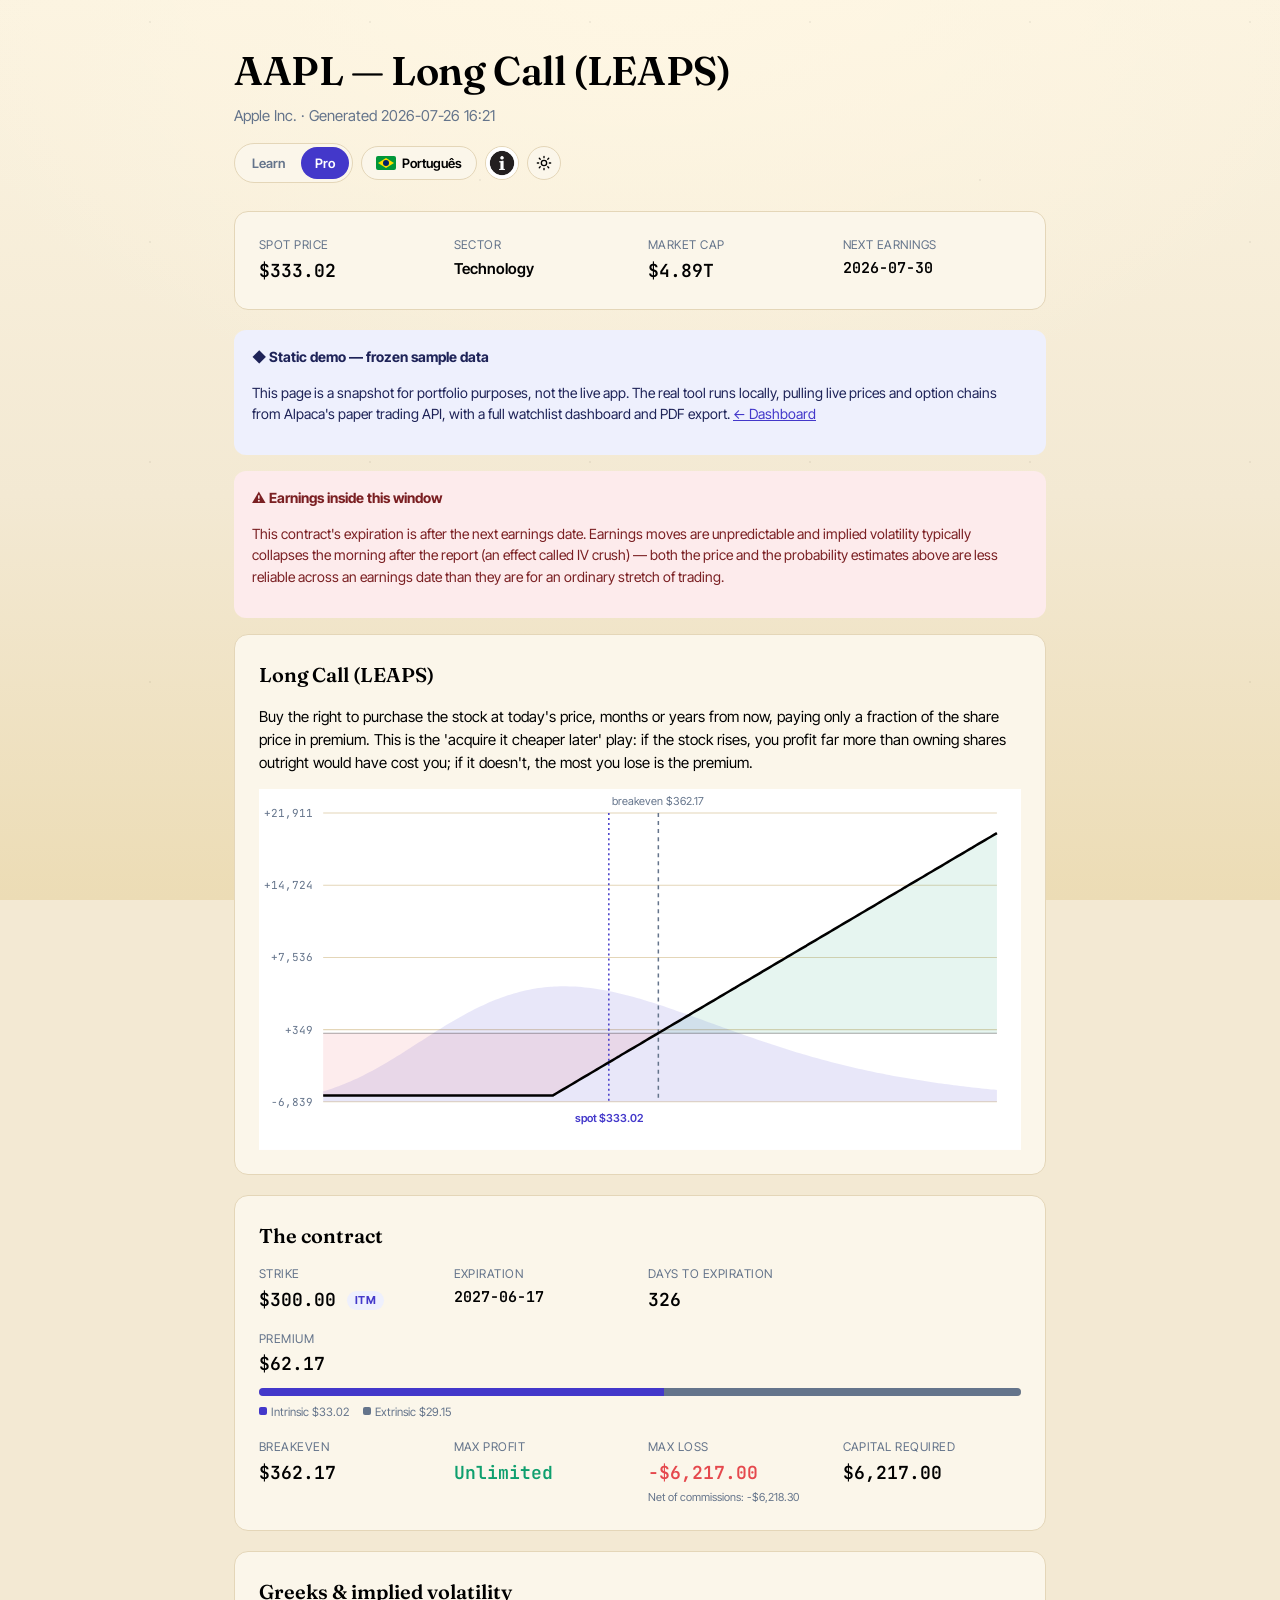
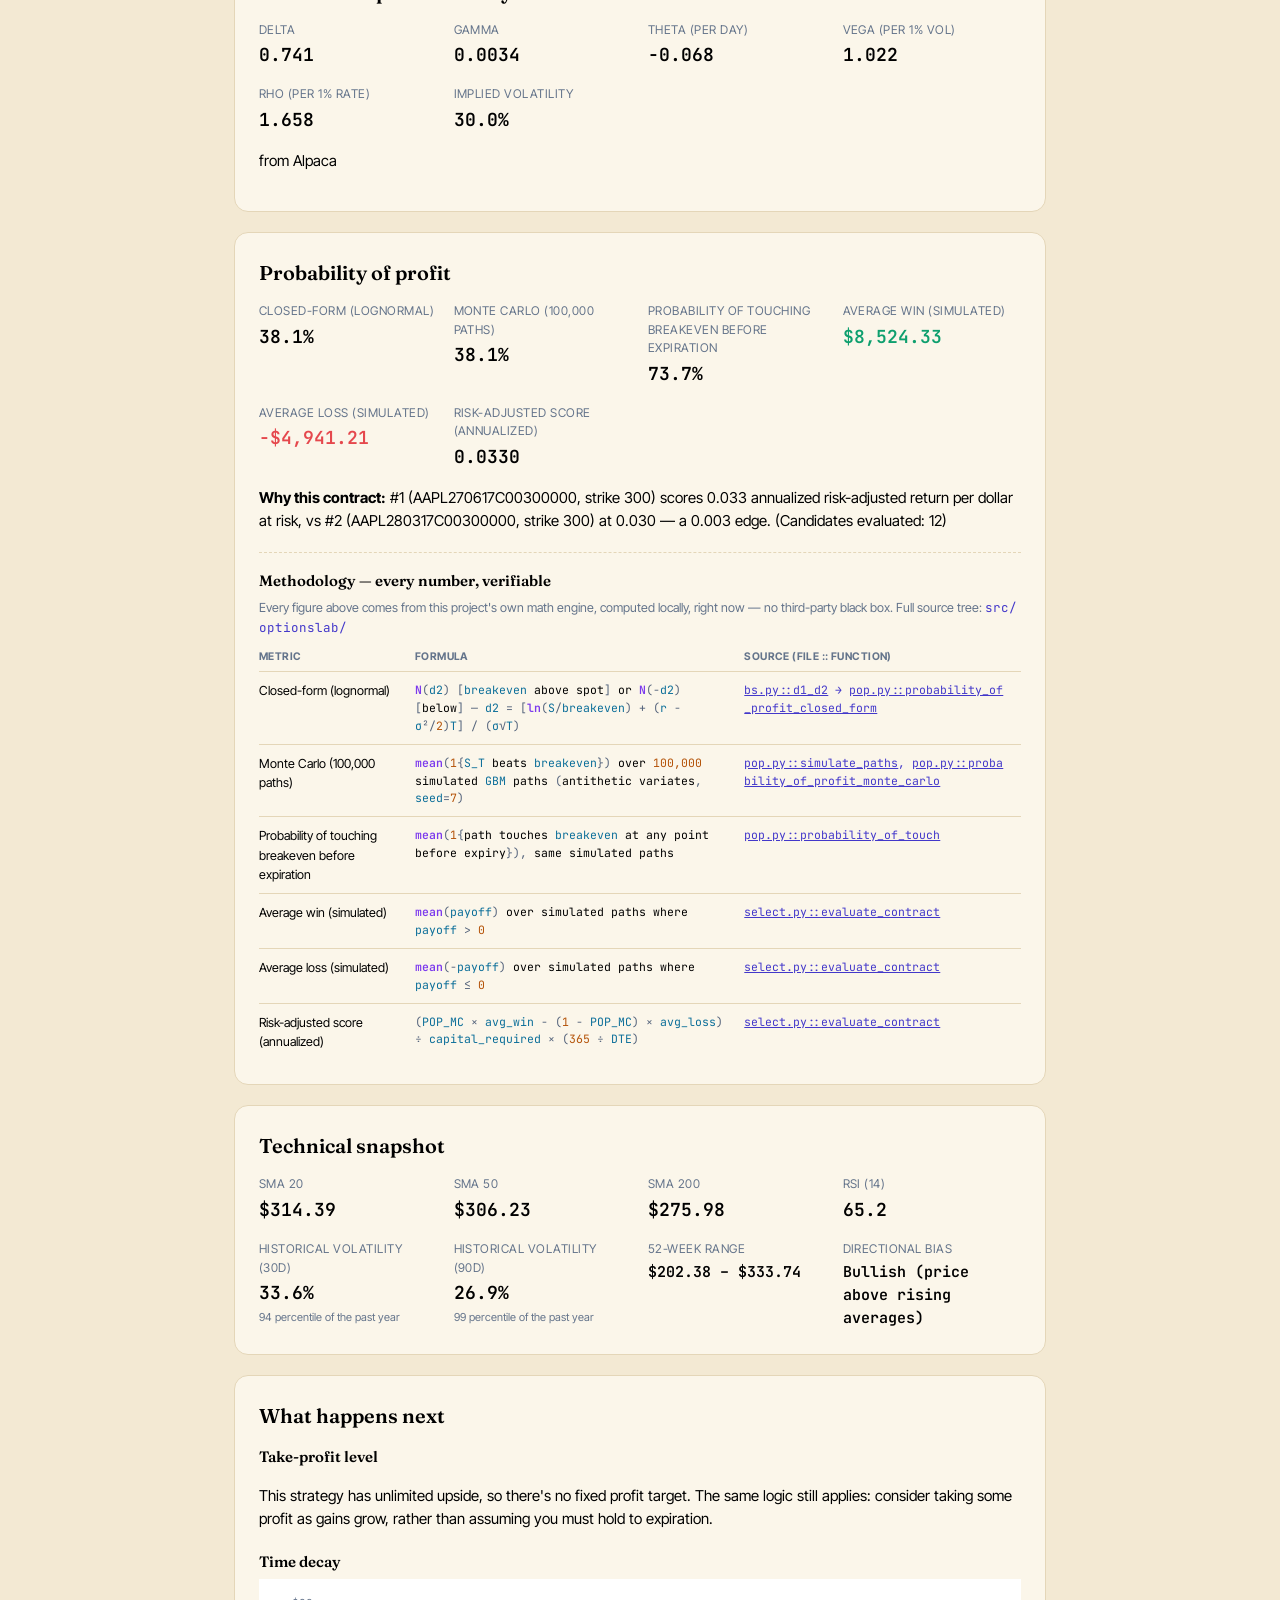
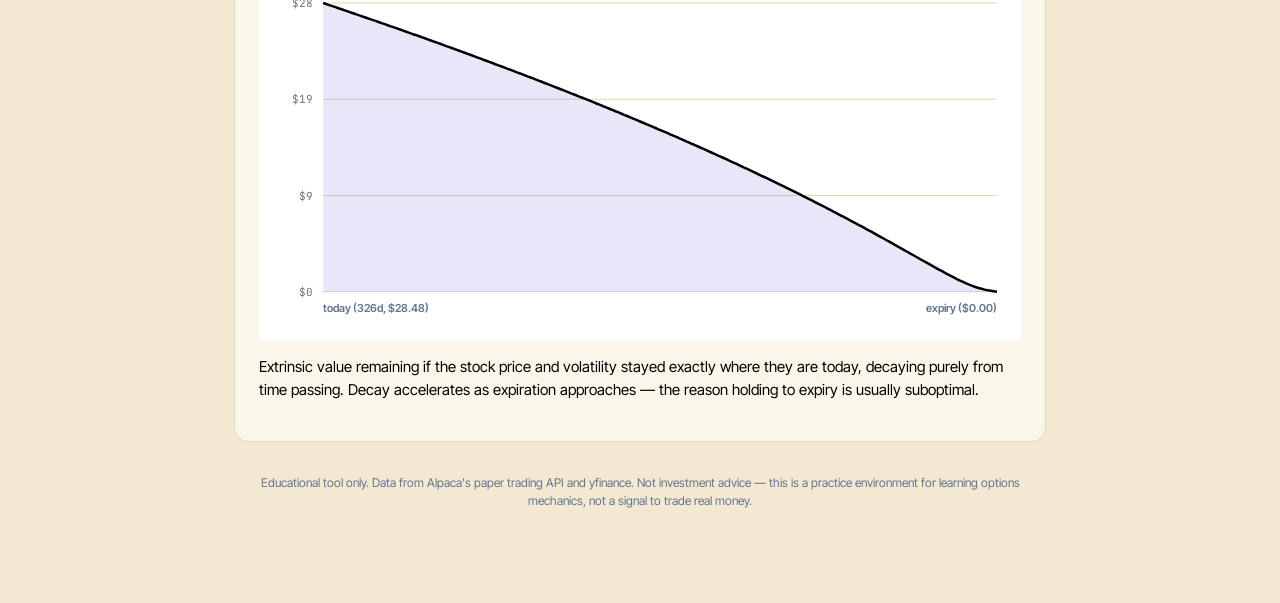
<file: docs/report-aapl-en-pro.html>
<!doctype html>
<html lang="en">
<head>
<meta charset="utf-8">
<meta name="viewport" content="width=device-width, initial-scale=1">
<title>Options Analysis — AAPL</title>
<script>
(function () {
  var t = localStorage.getItem("optionslab-theme");
  if (!t) { t = window.matchMedia("(prefers-color-scheme: dark)").matches ? "dark" : "light"; }
  document.documentElement.setAttribute("data-theme", t);
})();
</script>
<link rel="stylesheet" href="./css/report.css">
<script src="./js/theme.js"></script>
</head>
<body>
<div class="page">

  <header class="report-header">
    <div class="titles">
      <h1>AAPL — Long Call (LEAPS)</h1>
      <p class="subtitle">Apple Inc. · Generated 2026-07-26 16:21</p>
    </div>
    <div class="header-controls">
      <nav class="pill-toggle" aria-label="Report depth">
        <a href="report-aapl-en-learn.html" class="">Learn</a>
        <a href="report-aapl-en-pro.html" class="active">Pro</a>
      </nav>
      <a class="flag-toggle" href="report-aapl-pt-pro.html"><svg class="flag-icon" width="20" height="14" viewBox="0 0 20 14" aria-hidden="true">
  <rect width="20" height="14" rx="2" fill="#009739"></rect>
  <polygon points="10,2 18,7 10,12 2,7" fill="#FEDD00"></polygon>
  <circle cx="10" cy="7" r="3" fill="#012169"></circle>
</svg> Português</a>
      <button type="button" class="help-toggle" onclick="document.getElementById('help-modal').showModal()" aria-label="Help">
  <img src="./img/about.jpg" alt="">
</button>
      <button type="button" class="theme-toggle" onclick="toggleTheme()" aria-label="Toggle dark mode">
  <svg class="icon-sun" width="16" height="16" viewBox="0 0 24 24" fill="none" stroke="currentColor" stroke-width="2" stroke-linecap="round" stroke-linejoin="round" aria-hidden="true">
    <circle cx="12" cy="12" r="4"></circle>
    <path d="M12 2v2M12 20v2M4.93 4.93l1.41 1.41M17.66 17.66l1.41 1.41M2 12h2M20 12h2M4.93 19.07l1.41-1.41M17.66 6.34l1.41-1.41"></path>
  </svg>
  <svg class="icon-moon" width="16" height="16" viewBox="0 0 24 24" fill="currentColor" aria-hidden="true">
    <path d="M21 12.79A9 9 0 1111.21 3 7 7 0 0021 12.79z"></path>
  </svg>
</button>
    </div>
  </header>

  <dialog id="help-modal" class="help-modal">
  <div class="help-modal-inner">
    <button type="button" class="help-modal-close" onclick="document.getElementById('help-modal').close()" aria-label="Close">×</button>
    
      <h2>How to read this app</h2>
<p class="help-lede">A short, foundational reference for every number this tool shows you.
Read it once, then use it as a glossary whenever a term doesn't ring a bell.</p>

<h3>What an option actually is</h3>
<p>A <strong>call</strong> is the right (not the obligation) to <em>buy</em> 100 shares at a fixed
price (the <strong>strike</strong>) any time before an <strong>expiration</strong> date. A
<strong>put</strong> is the right to <em>sell</em> at that fixed price. You pay a <strong>premium</strong>
today for that right — the option's price, quoted per share but always representing a 100-share
contract, so a $2.00 premium costs $200 out of pocket.</p>

<h3>The four strategies this tool builds</h3>
<ul class="help-list">
  <li><strong>Long Call (LEAPS)</strong> — buy a call far out (6–24 months) to lock in today's
  price on a stock you want to own more of later, paying a fraction of the share price instead of
  the full amount. Max loss is the premium; upside is unlimited.</li>
  <li><strong>Cash-Secured Put</strong> — sell a put, setting aside the full strike × 100 in cash.
  You collect the premium now. Worst case, you're forced to buy the stock at the strike — a stock
  you already wanted, at a discount.</li>
  <li><strong>Covered Call</strong> — sell a call against 100 shares you already own. You collect
  premium; in exchange, you cap your upside above the strike. Turns idle shares into income.</li>
  <li><strong>Protective Put</strong> — buy a put against shares you already own, as insurance. It
  floors your downside for the cost of the premium, while your upside stays fully open.</li>
</ul>

<h3>Fundamentals panel</h3>
<p><strong>Spot price</strong> is the stock's most recent close — the number every other
calculation in this report is built from. <strong>Sector</strong> and <strong>market cap</strong>
give quick context on the kind of company and its size. <strong>Next earnings</strong> matters more
than it looks: a surprise earnings move can swing the stock far more than a normal trading day.</p>

<h3>Warnings</h3>
<p>This tool never hides a bad contract — it flags it and lets you see why. An
<strong>earnings warning</strong> means the contract expires after the next earnings date, so both
the price and the probability estimates below are less reliable across that date (implied
volatility usually collapses the morning after — an effect called <em>IV crush</em>). A
<strong>liquidity warning</strong> means the bid-ask spread or quoted size is thin, so you'd likely
give up more to the spread than a more liquid strike would cost. An <strong>affordability
warning</strong> means the trade needs more capital than your paper account's current buying
power.</p>

<h3>The contract</h3>
<ul class="help-list">
  <li><strong>Strike</strong> — the fixed price written into the contract.</li>
  <li><strong>Breakeven</strong> — the strike adjusted for the premium paid or received. This, not
  the strike, is the price the position actually needs to clear to turn a profit.</li>
  <li><strong>Premium</strong> — what the option costs (or pays you) today, per contract
  (×100 shares).</li>
  <li><strong>Max profit / max loss</strong> — the best and worst dollar outcomes at expiration.</li>
  <li><strong>Capital required</strong> — cash or margin the position ties up (full strike × 100 for
  a cash-secured put; the premium for a long call or protective put).</li>
</ul>

<h3>Greeks & implied volatility</h3>
<p>The Greeks describe how the option's price reacts to changes in the world — each one isolates
one variable.</p>
<ul class="help-list">
  <li><strong>Delta</strong> — how much the option's price moves per $1 move in the stock.
  Roughly doubles as "probability this option finishes in-the-money." A 0.30 delta call behaves
  like owning 30 shares.</li>
  <li><strong>Gamma</strong> — how fast delta itself changes as the stock moves. High gamma means
  the position's directional exposure can shift quickly.</li>
  <li><strong>Theta</strong> — how much value the option loses per calendar day, all else equal.
  This is the "time decay" every options trader has to respect — it works against option buyers
  and for option sellers.</li>
  <li><strong>Vega</strong> — how much the option's price moves per 1 percentage point change in
  implied volatility. Long options gain value when volatility rises; short options lose value.</li>
  <li><strong>Rho</strong> — sensitivity to interest rates. Usually the smallest effect of the five,
  more relevant for long-dated LEAPS than short-dated trades.</li>
  <li><strong>Implied volatility (IV)</strong> — the market's forecast of how much the stock will
  swing, backed out of the option's price. Higher IV means richer premiums and wider expected
  moves.</li>
</ul>
<p>Whenever Alpaca doesn't quote Greeks for a contract (common on illiquid or same-day
expirations), this tool computes them locally with its own Black-Scholes engine and labels them
"calculated locally" — so you always know whether a number came from the market or from a model.</p>

<h3>Probability of profit</h3>
<p>This is the section with the highest bar for rigor in the whole report — see the
<strong>Methodology</strong> block beneath it on every report for the exact formula and source file
behind each figure below. In plain language:</p>
<ul class="help-list">
  <li><strong>Closed-form (lognormal)</strong> — a textbook formula (Black-Scholes' own
  probability term) assuming the stock's future price follows a lognormal distribution. Fast,
  exact given that assumption, and the industry-standard first answer.</li>
  <li><strong>Monte Carlo</strong> — instead of trusting the formula, this tool actually simulates
  100,000 possible future price paths for the stock and counts how often the position ends
  profitable. It's the same assumption as the closed-form (geometric Brownian motion), verified by
  brute force rather than algebra — if the two disagree by more than a hair, the report says so.</li>
  <li><strong>Probability of touch</strong> — closed-form and Monte Carlo both answer "where does
  the price end up at expiration?" This one asks a different, often more practical question:
  "does the price touch breakeven at any point before expiration?" It's usually higher than the
  terminal probability, since a price can touch a level and come back.</li>
  <li><strong>Average win / average loss</strong> — from the same 100,000 simulated paths, the
  average dollar outcome across the paths that ended profitable, and across the ones that didn't.</li>
  <li><strong>Risk-adjusted score</strong> — combines probability, average win, average loss, and
  capital at risk into one annualized number, used to rank candidate contracts against each other.
  It answers "which contract offers the best return per dollar risked per year," not "which
  contract will win."</li>
</ul>
<p>One honest caveat that applies to all of the above: under the model's own risk-neutral
assumptions, every option's <em>expected</em> profit is approximately zero minus trading costs.
These probabilities describe likely outcomes under the market's current pricing — they are not a
positive edge. A profitable trade ultimately requires a directional view this model does not
have.</p>

<h3>Technical snapshot</h3>
<ul class="help-list">
  <li><strong>SMA 20 / 50 / 200</strong> — simple moving averages over the last 20, 50, and 200
  trading days. Price stacked above rising averages is the classic textbook definition of an
  uptrend.</li>
  <li><strong>RSI (14)</strong> — Relative Strength Index, a 0–100 momentum gauge. Traditionally,
  above 70 is considered "overbought" and below 30 "oversold," though strong trends can stay
  extreme for a long time.</li>
  <li><strong>Historical volatility (30d / 90d)</strong> — how much the stock has actually moved,
  annualized, over the trailing 30 and 90 days — the realized counterpart to implied volatility.
  The percentile shown ranks the current reading against the past year, so you can tell if today's
  volatility is unusually calm or unusually wild for this particular stock.</li>
  <li><strong>52-week range</strong> — the lowest and highest close in the past year.</li>
  <li><strong>Directional bias</strong> — a simple read from how the moving averages are stacked:
  bullish, bearish, mixed, or not enough history yet.</li>
</ul>

<h3>Using this tool responsibly</h3>
<p>Every trade in this app runs against Alpaca's <strong>paper trading</strong> account — real
market data, zero real money. That's deliberate: the fastest way to build real intuition for
options is to watch many contracts play out without the cost of being wrong. Nothing here is
investment advice, and no order is ever placed automatically — this is a learning environment for
understanding the mechanics before you ever risk a dollar.</p>
    
  </div>
</dialog>

  <section class="panel">
    <div class="stat-row">
      <div class="stat">
        <span class="label">Spot price</span>
        <span class="value">$333.02</span>
      </div>
      <div class="stat">
        <span class="label">Sector</span>
        <span class="value" style="font-family: var(--font-body); font-size: 15px;">Technology</span>
      </div>
      <div class="stat">
        <span class="label">Market cap</span>
        <span class="value">$4.89T</span>
      </div>
      <div class="stat">
        <span class="label">Next earnings</span>
        <span class="value" style="font-size: 15px;">2026-07-30</span>
      </div>
    </div>
  </section>

  
  <div class="warning static-demo">
    <h3>◆ Static demo — frozen sample data</h3>
    <p>This page is a snapshot for portfolio purposes, not the live app. The real tool runs locally, pulling live prices and option chains from Alpaca&#39;s paper trading API, with a full watchlist dashboard and PDF export. <a href="index.html">← Dashboard</a></p>
  </div>
  

  
  <div class="warning earnings">
    <h3>⚠ Earnings inside this window</h3>
    <p>This contract&#39;s expiration is after the next earnings date. Earnings moves are unpredictable and implied volatility typically collapses the morning after the report (an effect called IV crush) — both the price and the probability estimates above are less reliable across an earnings date than they are for an ordinary stretch of trading.</p>
  </div>
  

  

  

  

  <section class="panel">
    <h2>Long Call (LEAPS)</h2>
    <p class="blurb">Buy the right to purchase the stock at today&#39;s price, months or years from now, paying only a fraction of the share price in premium. This is the &#39;acquire it cheaper later&#39; play: if the stock rises, you profit far more than owning shares outright would have cost you; if it doesn&#39;t, the most you lose is the premium.</p>
    <svg viewBox="0 0 760 360" xmlns="http://www.w3.org/2000/svg" class="payoff-svg" role="img"
     aria-label="Payoff diagram with probability ribbon">
  <rect x="0" y="0" width="760" height="360" fill="white" />
  <line x1="64" y1="312.0" x2="736" y2="312.0" stroke="#E4D6B8" stroke-width="1" /><text x="54" y="316.0" text-anchor="end" font-family="JetBrains Mono, monospace" font-size="11" fill="#64748B">-6,839</text><line x1="64" y1="240.0" x2="736" y2="240.0" stroke="#E4D6B8" stroke-width="1" /><text x="54" y="244.0" text-anchor="end" font-family="JetBrains Mono, monospace" font-size="11" fill="#64748B">+349</text><line x1="64" y1="168.0" x2="736" y2="168.0" stroke="#E4D6B8" stroke-width="1" /><text x="54" y="172.0" text-anchor="end" font-family="JetBrains Mono, monospace" font-size="11" fill="#64748B">+7,536</text><line x1="64" y1="96.0" x2="736" y2="96.0" stroke="#E4D6B8" stroke-width="1" /><text x="54" y="100.0" text-anchor="end" font-family="JetBrains Mono, monospace" font-size="11" fill="#64748B">+14,724</text><line x1="64" y1="24.0" x2="736" y2="24.0" stroke="#E4D6B8" stroke-width="1" /><text x="54" y="28.0" text-anchor="end" font-family="JetBrains Mono, monospace" font-size="11" fill="#64748B">+21,911</text>

  <path d="M 64.0,312.0 L 64.0,301.5 67.1,300.6 70.1,299.6 73.2,298.6 76.3,297.5 79.3,296.4 82.4,295.3 85.5,294.0 88.5,292.8 91.6,291.5 94.7,290.1 97.8,288.7 100.8,287.2 103.9,285.7 107.0,284.1 110.0,282.5 113.1,280.9 116.2,279.2 119.2,277.5 122.3,275.8 125.4,274.0 128.4,272.2 131.5,270.3 134.6,268.5 137.6,266.6 140.7,264.7 143.8,262.7 146.8,260.8 149.9,258.8 153.0,256.9 156.1,254.9 159.1,252.9 162.2,251.0 165.3,249.0 168.3,247.0 171.4,245.1 174.5,243.1 177.5,241.2 180.6,239.3 183.7,237.4 186.7,235.5 189.8,233.7 192.9,231.8 195.9,230.1 199.0,228.3 202.1,226.6 205.2,224.9 208.2,223.2 211.3,221.6 214.4,220.0 217.4,218.5 220.5,217.0 223.6,215.6 226.6,214.2 229.7,212.8 232.8,211.5 235.8,210.3 238.9,209.1 242.0,208.0 245.0,206.9 248.1,205.8 251.2,204.9 254.2,203.9 257.3,203.1 260.4,202.3 263.5,201.5 266.5,200.8 269.6,200.2 272.7,199.6 275.7,199.1 278.8,198.6 281.9,198.2 284.9,197.8 288.0,197.5 291.1,197.3 292.9,197.2 294.1,197.1 297.2,196.9 300.3,196.8 303.3,196.8 306.4,196.8 309.5,196.9 312.5,197.0 315.6,197.1 318.7,197.3 321.8,197.6 324.8,197.9 327.9,198.2 331.0,198.6 334.0,199.0 337.1,199.4 340.2,199.9 343.2,200.5 346.3,201.0 348.9,201.5 349.4,201.6 352.4,202.3 355.5,202.9 358.6,203.6 361.6,204.4 364.7,205.1 367.8,205.9 370.8,206.7 373.9,207.5 377.0,208.4 380.1,209.3 383.1,210.2 386.2,211.1 389.3,212.1 392.3,213.0 395.4,214.0 398.3,214.9 398.5,215.0 401.5,216.0 404.6,217.0 407.7,218.1 410.7,219.1 413.8,220.2 416.9,221.3 419.9,222.3 423.0,223.4 426.1,224.5 429.2,225.6 432.2,226.7 435.3,227.8 438.4,228.9 441.4,230.0 444.5,231.2 447.6,232.3 450.6,233.4 453.7,234.5 456.8,235.6 459.8,236.7 462.9,237.9 466.0,239.0 469.0,240.1 472.1,241.2 475.2,242.3 478.2,243.4 481.3,244.4 484.4,245.5 487.5,246.6 490.5,247.7 493.6,248.7 496.7,249.8 499.7,250.8 502.8,251.9 505.9,252.9 508.9,253.9 512.0,254.9 515.1,255.9 518.1,256.9 521.2,257.9 524.3,258.9 527.3,259.8 530.4,260.8 533.5,261.7 536.5,262.7 539.6,263.6 542.7,264.5 545.8,265.4 548.8,266.3 551.9,267.2 555.0,268.0 558.0,268.9 561.1,269.7 564.2,270.5 567.2,271.4 570.3,272.2 573.4,273.0 576.4,273.7 579.5,274.5 582.6,275.3 585.6,276.0 588.7,276.8 591.8,277.5 594.8,278.2 597.9,278.9 601.0,279.6 604.1,280.3 607.1,280.9 610.2,281.6 613.3,282.2 616.3,282.9 619.4,283.5 622.5,284.1 625.5,284.7 628.6,285.3 631.7,285.9 634.7,286.4 637.8,287.0 640.9,287.6 643.9,288.1 647.0,288.6 650.1,289.1 653.2,289.6 656.2,290.1 659.3,290.6 662.4,291.1 665.4,291.6 668.5,292.1 671.6,292.5 674.6,292.9 677.7,293.4 680.8,293.8 683.8,294.2 686.9,294.6 690.0,295.0 693.0,295.4 696.1,295.8 699.2,296.2 702.2,296.6 705.3,296.9 708.4,297.3 711.5,297.6 714.5,298.0 717.6,298.3 720.7,298.6 723.7,298.9 726.8,299.2 729.9,299.6 732.9,299.8 736.0,300.1 L 736.0,312.0 Z" fill="#4338CA" fill-opacity="0.12" stroke="none" />

  <path d="M 64.0,243.5 L 64.0,305.8 67.1,305.8 70.1,305.8 73.2,305.8 76.3,305.8 79.3,305.8 82.4,305.8 85.5,305.8 88.5,305.8 91.6,305.8 94.7,305.8 97.8,305.8 100.8,305.8 103.9,305.8 107.0,305.8 110.0,305.8 113.1,305.8 116.2,305.8 119.2,305.8 122.3,305.8 125.4,305.8 128.4,305.8 131.5,305.8 134.6,305.8 137.6,305.8 140.7,305.8 143.8,305.8 146.8,305.8 149.9,305.8 153.0,305.8 156.1,305.8 159.1,305.8 162.2,305.8 165.3,305.8 168.3,305.8 171.4,305.8 174.5,305.8 177.5,305.8 180.6,305.8 183.7,305.8 186.7,305.8 189.8,305.8 192.9,305.8 195.9,305.8 199.0,305.8 202.1,305.8 205.2,305.8 208.2,305.8 211.3,305.8 214.4,305.8 217.4,305.8 220.5,305.8 223.6,305.8 226.6,305.8 229.7,305.8 232.8,305.8 235.8,305.8 238.9,305.8 242.0,305.8 245.0,305.8 248.1,305.8 251.2,305.8 254.2,305.8 257.3,305.8 260.4,305.8 263.5,305.8 266.5,305.8 269.6,305.8 272.7,305.8 275.7,305.8 278.8,305.8 281.9,305.8 284.9,305.8 288.0,305.8 291.1,305.8 292.9,305.8 294.1,305.0 297.2,303.2 300.3,301.4 303.3,299.6 306.4,297.8 309.5,296.0 312.5,294.2 315.6,292.3 318.7,290.5 321.8,288.7 324.8,286.9 327.9,285.1 331.0,283.3 334.0,281.5 337.1,279.6 340.2,277.8 343.2,276.0 346.3,274.2 348.9,272.7 349.4,272.4 352.4,270.6 355.5,268.8 358.6,267.0 361.6,265.1 364.7,263.3 367.8,261.5 370.8,259.7 373.9,257.9 377.0,256.1 380.1,254.3 383.1,252.5 386.2,250.6 389.3,248.8 392.3,247.0 395.4,245.2 398.3,243.5 L 398.3,243.5 Z" fill="#E5484D" fill-opacity="0.10" stroke="none" />
  <path d="M 398.3,243.5 L 398.3,243.5 398.5,243.4 401.5,241.6 404.6,239.8 407.7,237.9 410.7,236.1 413.8,234.3 416.9,232.5 419.9,230.7 423.0,228.9 426.1,227.1 429.2,225.3 432.2,223.4 435.3,221.6 438.4,219.8 441.4,218.0 444.5,216.2 447.6,214.4 450.6,212.6 453.7,210.8 456.8,208.9 459.8,207.1 462.9,205.3 466.0,203.5 469.0,201.7 472.1,199.9 475.2,198.1 478.2,196.2 481.3,194.4 484.4,192.6 487.5,190.8 490.5,189.0 493.6,187.2 496.7,185.4 499.7,183.6 502.8,181.7 505.9,179.9 508.9,178.1 512.0,176.3 515.1,174.5 518.1,172.7 521.2,170.9 524.3,169.1 527.3,167.2 530.4,165.4 533.5,163.6 536.5,161.8 539.6,160.0 542.7,158.2 545.8,156.4 548.8,154.5 551.9,152.7 555.0,150.9 558.0,149.1 561.1,147.3 564.2,145.5 567.2,143.7 570.3,141.9 573.4,140.0 576.4,138.2 579.5,136.4 582.6,134.6 585.6,132.8 588.7,131.0 591.8,129.2 594.8,127.4 597.9,125.5 601.0,123.7 604.1,121.9 607.1,120.1 610.2,118.3 613.3,116.5 616.3,114.7 619.4,112.8 622.5,111.0 625.5,109.2 628.6,107.4 631.7,105.6 634.7,103.8 637.8,102.0 640.9,100.2 643.9,98.3 647.0,96.5 650.1,94.7 653.2,92.9 656.2,91.1 659.3,89.3 662.4,87.5 665.4,85.7 668.5,83.8 671.6,82.0 674.6,80.2 677.7,78.4 680.8,76.6 683.8,74.8 686.9,73.0 690.0,71.1 693.0,69.3 696.1,67.5 699.2,65.7 702.2,63.9 705.3,62.1 708.4,60.3 711.5,58.5 714.5,56.6 717.6,54.8 720.7,53.0 723.7,51.2 726.8,49.4 729.9,47.6 732.9,45.8 736.0,44.0 L 736.0,243.5 Z" fill="#0E9F6E" fill-opacity="0.10" stroke="none" />

  <line x1="64" y1="243.5" x2="736" y2="243.5"
        stroke="#000000" stroke-width="1" stroke-opacity="0.35" />

  <line x1="398.3" y1="24" x2="398.3" y2="312.0"
        stroke="#64748B" stroke-width="1.5" stroke-dasharray="4 4" />
  <text x="398.3" y="16" text-anchor="middle"
        font-family="Inter Tight, sans-serif" font-size="11" fill="#64748B">
    breakeven $362.17</text>

  <line x1="348.9" y1="24" x2="348.9" y2="312.0"
        stroke="#4338CA" stroke-width="1.5" stroke-dasharray="2 3" />
  <text x="348.9" y="332" text-anchor="middle"
        font-family="Inter Tight, sans-serif" font-size="11" font-weight="600" fill="#4338CA">
    spot $333.02</text>

  <path d="M 64.0,305.8 67.1,305.8 70.1,305.8 73.2,305.8 76.3,305.8 79.3,305.8 82.4,305.8 85.5,305.8 88.5,305.8 91.6,305.8 94.7,305.8 97.8,305.8 100.8,305.8 103.9,305.8 107.0,305.8 110.0,305.8 113.1,305.8 116.2,305.8 119.2,305.8 122.3,305.8 125.4,305.8 128.4,305.8 131.5,305.8 134.6,305.8 137.6,305.8 140.7,305.8 143.8,305.8 146.8,305.8 149.9,305.8 153.0,305.8 156.1,305.8 159.1,305.8 162.2,305.8 165.3,305.8 168.3,305.8 171.4,305.8 174.5,305.8 177.5,305.8 180.6,305.8 183.7,305.8 186.7,305.8 189.8,305.8 192.9,305.8 195.9,305.8 199.0,305.8 202.1,305.8 205.2,305.8 208.2,305.8 211.3,305.8 214.4,305.8 217.4,305.8 220.5,305.8 223.6,305.8 226.6,305.8 229.7,305.8 232.8,305.8 235.8,305.8 238.9,305.8 242.0,305.8 245.0,305.8 248.1,305.8 251.2,305.8 254.2,305.8 257.3,305.8 260.4,305.8 263.5,305.8 266.5,305.8 269.6,305.8 272.7,305.8 275.7,305.8 278.8,305.8 281.9,305.8 284.9,305.8 288.0,305.8 291.1,305.8 292.9,305.8 294.1,305.0 297.2,303.2 300.3,301.4 303.3,299.6 306.4,297.8 309.5,296.0 312.5,294.2 315.6,292.3 318.7,290.5 321.8,288.7 324.8,286.9 327.9,285.1 331.0,283.3 334.0,281.5 337.1,279.6 340.2,277.8 343.2,276.0 346.3,274.2 348.9,272.7 349.4,272.4 352.4,270.6 355.5,268.8 358.6,267.0 361.6,265.1 364.7,263.3 367.8,261.5 370.8,259.7 373.9,257.9 377.0,256.1 380.1,254.3 383.1,252.5 386.2,250.6 389.3,248.8 392.3,247.0 395.4,245.2 398.3,243.5 398.5,243.4 401.5,241.6 404.6,239.8 407.7,237.9 410.7,236.1 413.8,234.3 416.9,232.5 419.9,230.7 423.0,228.9 426.1,227.1 429.2,225.3 432.2,223.4 435.3,221.6 438.4,219.8 441.4,218.0 444.5,216.2 447.6,214.4 450.6,212.6 453.7,210.8 456.8,208.9 459.8,207.1 462.9,205.3 466.0,203.5 469.0,201.7 472.1,199.9 475.2,198.1 478.2,196.2 481.3,194.4 484.4,192.6 487.5,190.8 490.5,189.0 493.6,187.2 496.7,185.4 499.7,183.6 502.8,181.7 505.9,179.9 508.9,178.1 512.0,176.3 515.1,174.5 518.1,172.7 521.2,170.9 524.3,169.1 527.3,167.2 530.4,165.4 533.5,163.6 536.5,161.8 539.6,160.0 542.7,158.2 545.8,156.4 548.8,154.5 551.9,152.7 555.0,150.9 558.0,149.1 561.1,147.3 564.2,145.5 567.2,143.7 570.3,141.9 573.4,140.0 576.4,138.2 579.5,136.4 582.6,134.6 585.6,132.8 588.7,131.0 591.8,129.2 594.8,127.4 597.9,125.5 601.0,123.7 604.1,121.9 607.1,120.1 610.2,118.3 613.3,116.5 616.3,114.7 619.4,112.8 622.5,111.0 625.5,109.2 628.6,107.4 631.7,105.6 634.7,103.8 637.8,102.0 640.9,100.2 643.9,98.3 647.0,96.5 650.1,94.7 653.2,92.9 656.2,91.1 659.3,89.3 662.4,87.5 665.4,85.7 668.5,83.8 671.6,82.0 674.6,80.2 677.7,78.4 680.8,76.6 683.8,74.8 686.9,73.0 690.0,71.1 693.0,69.3 696.1,67.5 699.2,65.7 702.2,63.9 705.3,62.1 708.4,60.3 711.5,58.5 714.5,56.6 717.6,54.8 720.7,53.0 723.7,51.2 726.8,49.4 729.9,47.6 732.9,45.8 736.0,44.0" fill="none" stroke="#000000" stroke-width="2.5" stroke-linejoin="round" />
</svg>
  </section>

  <section class="panel">
    <h2>The contract</h2>
    
    <div class="stat-row">
      <div class="stat">
        <span class="label">Strike</span>
        <span class="value">$300.00 <span class="moneyness-badge moneyness-itm">ITM</span></span>
      </div>
      <div class="stat">
        <span class="label">Expiration</span>
        <span class="value" style="font-size: 15px;">2027-06-17</span>
      </div>
      <div class="stat">
        <span class="label">Days to expiration</span>
        <span class="value">326</span>
      </div>
      <div class="stat stat-wide">
        <span class="label">Premium</span>
        <span class="value">$62.17</span>
        <div class="premium-split-bar">
          <div class="premium-split-intrinsic" style="width: 53.11243364967023%"></div>
          <div class="premium-split-extrinsic" style="width: 46.88756635032977%"></div>
        </div>
        <div class="premium-split-legend">
          <span><span class="swatch swatch-intrinsic"></span>Intrinsic $33.02</span>
          <span><span class="swatch swatch-extrinsic"></span>Extrinsic $29.15</span>
        </div>
      </div>
      <div class="stat">
        <span class="label">Breakeven</span>
        <span class="value">$362.17</span>
      </div>
      <div class="stat">
        <span class="label">Max profit</span>
        <span class="value pl-positive">
          Unlimited
        </span>
        
      </div>
      <div class="stat">
        <span class="label">Max loss</span>
        <span class="value pl-negative">-$6,217.00</span>
        <span class="caption">Net of commissions: -$6,218.30</span>
      </div>
      <div class="stat">
        <span class="label">Capital required</span>
        <span class="value">$6,217.00</span>
      </div>
    </div>
    
    
  </section>

  <section class="panel">
    <h2>Greeks &amp; implied volatility</h2>
    
    <div class="stat-row">
      <div class="stat">
        <span class="label">Delta</span>
        <span class="value ">0.741</span>
      </div>
      <div class="stat">
        <span class="label">Gamma</span>
        <span class="value ">0.0034</span>
      </div>
      <div class="stat">
        <span class="label">Theta (per day)</span>
        <span class="value ">-0.068</span>
      </div>
      <div class="stat">
        <span class="label">Vega (per 1% vol)</span>
        <span class="value ">1.022</span>
      </div>
      <div class="stat">
        <span class="label">Rho (per 1% rate)</span>
        <span class="value ">1.658</span>
      </div>
      <div class="stat">
        <span class="label">Implied volatility</span>
        <span class="value ">30.0%</span>
      </div>
    </div>
    <p class="caption">
      
        from Alpaca
      
    </p>
  </section>

  <section class="panel">
    <h2>Probability of profit</h2>
    
    <div class="stat-row">
      <div class="stat">
        <span class="label">Closed-form (lognormal)</span>
        <span class="value">38.1%</span>
      </div>
      <div class="stat">
        <span class="label">Monte Carlo (100,000 paths)</span>
        <span class="value">38.1%</span>
      </div>
      <div class="stat">
        <span class="label">Probability of touching breakeven before expiration</span>
        <span class="value">73.7%</span>
      </div>
      <div class="stat">
        <span class="label">Average win (simulated)</span>
        <span class="value pl-positive">$8,524.33</span>
      </div>
      <div class="stat">
        <span class="label">Average loss (simulated)</span>
        <span class="value pl-negative">-$4,941.21</span>
      </div>
      <div class="stat">
        <span class="label">Risk-adjusted score (annualized)</span>
        <span class="value">0.0330</span>
      </div>
    </div>
    
    
    
    <p class="caption"><strong>Why this contract:</strong> #1 (AAPL270617C00300000, strike 300) scores 0.033 annualized risk-adjusted return per dollar at risk, vs #2 (AAPL280317C00300000, strike 300) at 0.030 — a 0.003 edge. (Candidates evaluated: 12)</p>
    

    <div class="methodology">
      <h3>Methodology — every number, verifiable</h3>
      <p class="methodology-intro">Every figure above comes from this project&#39;s own math engine, computed locally, right now — no third-party black box. Full source tree: <span class="path">src/optionslab/</span></p>
      <div class="methodology-table-wrap">
        <table class="methodology-table">
          <thead>
            <tr>
              <th>Metric</th>
              <th>Formula</th>
              <th>Source (file :: function)</th>
            </tr>
          </thead>
          <tbody>
            
            <tr>
              <td>Closed-form (lognormal)</td>
              <td class="formula"><span class="tok-func">N</span><span class="tok-op">(</span><span class="tok-ident">d2</span><span class="tok-op">)</span> <span class="tok-op">[</span><span class="tok-ident">breakeven</span> above spot<span class="tok-op">]</span> or <span class="tok-func">N</span><span class="tok-op">(</span><span class="tok-op">−</span><span class="tok-ident">d2</span><span class="tok-op">)</span> <span class="tok-op">[</span>below<span class="tok-op">]</span> <span class="tok-op">—</span> <span class="tok-ident">d2</span> <span class="tok-op">=</span> <span class="tok-op">[</span><span class="tok-func">ln</span><span class="tok-op">(</span><span class="tok-ident">S</span><span class="tok-op">/</span><span class="tok-ident">breakeven</span><span class="tok-op">)</span> <span class="tok-op">+</span> <span class="tok-op">(</span><span class="tok-ident">r</span> <span class="tok-op">−</span> <span class="tok-ident">σ</span><span class="tok-op">²</span><span class="tok-op">/</span><span class="tok-num">2</span><span class="tok-op">)</span><span class="tok-ident">T</span><span class="tok-op">]</span> <span class="tok-op">/</span> <span class="tok-op">(</span><span class="tok-ident">σ</span><span class="tok-op">√</span><span class="tok-ident">T</span><span class="tok-op">)</span></td>
              <td class="source"><a href="https://github.com/dennyscottjupiter-spec/options-learning/blob/main/src/optionslab/bs.py#L28">bs.py::d1_d2</a> → <a href="https://github.com/dennyscottjupiter-spec/options-learning/blob/main/src/optionslab/pop.py#L33">pop.py::probability_of_profit_closed_form</a></td>
            </tr>
            
            <tr>
              <td>Monte Carlo (100,000 paths)</td>
              <td class="formula"><span class="tok-func">mean</span><span class="tok-op">(</span><span class="tok-num">1</span><span class="tok-op">{</span><span class="tok-ident">S_T</span> beats <span class="tok-ident">breakeven</span><span class="tok-op">}</span><span class="tok-op">)</span> over <span class="tok-num">100,000</span> simulated <span class="tok-ident">GBM</span> paths <span class="tok-op">(</span>antithetic variates<span class="tok-op">,</span> <span class="tok-ident">seed</span><span class="tok-op">=</span><span class="tok-num">7</span><span class="tok-op">)</span></td>
              <td class="source"><a href="https://github.com/dennyscottjupiter-spec/options-learning/blob/main/src/optionslab/pop.py#L43">pop.py::simulate_paths</a>, <a href="https://github.com/dennyscottjupiter-spec/options-learning/blob/main/src/optionslab/pop.py#L74">pop.py::probability_of_profit_monte_carlo</a></td>
            </tr>
            
            <tr>
              <td>Probability of touching breakeven before expiration</td>
              <td class="formula"><span class="tok-func">mean</span><span class="tok-op">(</span><span class="tok-num">1</span><span class="tok-op">{</span>path touches <span class="tok-ident">breakeven</span> at any point before expiry<span class="tok-op">}</span><span class="tok-op">)</span><span class="tok-op">,</span> same simulated paths</td>
              <td class="source"><a href="https://github.com/dennyscottjupiter-spec/options-learning/blob/main/src/optionslab/pop.py#L82">pop.py::probability_of_touch</a></td>
            </tr>
            
            <tr>
              <td>Average win (simulated)</td>
              <td class="formula"><span class="tok-func">mean</span><span class="tok-op">(</span><span class="tok-ident">payoff</span><span class="tok-op">)</span> over simulated paths where <span class="tok-ident">payoff</span> <span class="tok-op">&gt;</span> <span class="tok-num">0</span></td>
              <td class="source"><a href="https://github.com/dennyscottjupiter-spec/options-learning/blob/main/src/optionslab/select.py#L129">select.py::evaluate_contract</a></td>
            </tr>
            
            <tr>
              <td>Average loss (simulated)</td>
              <td class="formula"><span class="tok-func">mean</span><span class="tok-op">(</span><span class="tok-op">−</span><span class="tok-ident">payoff</span><span class="tok-op">)</span> over simulated paths where <span class="tok-ident">payoff</span> <span class="tok-op">≤</span> <span class="tok-num">0</span></td>
              <td class="source"><a href="https://github.com/dennyscottjupiter-spec/options-learning/blob/main/src/optionslab/select.py#L129">select.py::evaluate_contract</a></td>
            </tr>
            
            <tr>
              <td>Risk-adjusted score (annualized)</td>
              <td class="formula"><span class="tok-op">(</span><span class="tok-ident">POP_MC</span> <span class="tok-op">×</span> <span class="tok-ident">avg_win</span> <span class="tok-op">−</span> <span class="tok-op">(</span><span class="tok-num">1</span> <span class="tok-op">−</span> <span class="tok-ident">POP_MC</span><span class="tok-op">)</span> <span class="tok-op">×</span> <span class="tok-ident">avg_loss</span><span class="tok-op">)</span> <span class="tok-op">÷</span> <span class="tok-ident">capital_required</span> <span class="tok-op">×</span> <span class="tok-op">(</span><span class="tok-num">365</span> <span class="tok-op">÷</span> <span class="tok-ident">DTE</span><span class="tok-op">)</span></td>
              <td class="source"><a href="https://github.com/dennyscottjupiter-spec/options-learning/blob/main/src/optionslab/select.py#L129">select.py::evaluate_contract</a></td>
            </tr>
            
          </tbody>
        </table>
      </div>
    </div>
  </section>

  <section class="panel">
    <h2>Technical snapshot</h2>
    
    <div class="stat-row">
      <div class="stat">
        <span class="label">SMA 20</span>
        <span class="value">$314.39</span>
      </div>
      <div class="stat">
        <span class="label">SMA 50</span>
        <span class="value">$306.23</span>
      </div>
      <div class="stat">
        <span class="label">SMA 200</span>
        <span class="value">$275.98</span>
      </div>
      <div class="stat">
        <span class="label">RSI (14)</span>
        <span class="value">65.2</span>
      </div>
      <div class="stat">
        <span class="label">Historical volatility (30d)</span>
        <span class="value">33.6%</span>
        <span class="caption">94 percentile of the past year</span>
      </div>
      <div class="stat">
        <span class="label">Historical volatility (90d)</span>
        <span class="value">26.9%</span>
        <span class="caption">99 percentile of the past year</span>
      </div>
      <div class="stat">
        <span class="label">52-week range</span>
        <span class="value" style="font-size: 15px;">$202.38 – $333.74</span>
      </div>
      <div class="stat">
        <span class="label">Directional bias</span>
        <span class="value" style="font-size: 15px;">Bullish (price above rising averages)</span>
      </div>
    </div>
  </section>

  <section class="panel">
    <h2>What happens next</h2>

    <h3>Take-profit level</h3>
    
    <p>This strategy has unlimited upside, so there&#39;s no fixed profit target. The same logic still applies: consider taking some profit as gains grow, rather than assuming you must hold to expiration.</p>
    

    <h3>Time decay</h3>
    <svg viewBox="0 0 760 360" xmlns="http://www.w3.org/2000/svg" class="theta-decay-svg" role="img"
     aria-label="Theta decay curve: remaining extrinsic value versus days to expiry">
  <rect x="0" y="0" width="760" height="360" fill="white" />
  <line x1="64" y1="312.0" x2="736" y2="312.0" stroke="#E4D6B8" stroke-width="1" /><text x="54" y="316.0" text-anchor="end" font-family="JetBrains Mono, monospace" font-size="11" fill="#64748B">$0</text><line x1="64" y1="216.0" x2="736" y2="216.0" stroke="#E4D6B8" stroke-width="1" /><text x="54" y="220.0" text-anchor="end" font-family="JetBrains Mono, monospace" font-size="11" fill="#64748B">$9</text><line x1="64" y1="120.0" x2="736" y2="120.0" stroke="#E4D6B8" stroke-width="1" /><text x="54" y="124.0" text-anchor="end" font-family="JetBrains Mono, monospace" font-size="11" fill="#64748B">$19</text><line x1="64" y1="24.0" x2="736" y2="24.0" stroke="#E4D6B8" stroke-width="1" /><text x="54" y="28.0" text-anchor="end" font-family="JetBrains Mono, monospace" font-size="11" fill="#64748B">$28</text>

  <path d="M 64.0,312.0 L 64.0,24.0 67.1,25.0 70.1,26.1 73.2,27.1 76.3,28.1 79.3,29.2 82.4,30.2 85.5,31.3 88.5,32.3 91.6,33.4 94.7,34.4 97.8,35.5 100.8,36.5 103.9,37.6 107.0,38.6 110.0,39.7 113.1,40.8 116.2,41.8 119.2,42.9 122.3,44.0 125.4,45.0 128.4,46.1 131.5,47.2 134.6,48.3 137.6,49.3 140.7,50.4 143.8,51.5 146.8,52.6 149.9,53.7 153.0,54.8 156.1,55.8 159.1,56.9 162.2,58.0 165.3,59.1 168.3,60.2 171.4,61.3 174.5,62.4 177.5,63.5 180.6,64.6 183.7,65.7 186.7,66.9 189.8,68.0 192.9,69.1 195.9,70.2 199.0,71.3 202.1,72.4 205.2,73.6 208.2,74.7 211.3,75.8 214.4,77.0 217.4,78.1 220.5,79.2 223.6,80.4 226.6,81.5 229.7,82.7 232.8,83.8 235.8,85.0 238.9,86.1 242.0,87.3 245.0,88.4 248.1,89.6 251.2,90.7 254.2,91.9 257.3,93.1 260.4,94.2 263.5,95.4 266.5,96.6 269.6,97.8 272.7,98.9 275.7,100.1 278.8,101.3 281.9,102.5 284.9,103.7 288.0,104.9 291.1,106.1 294.1,107.3 297.2,108.5 300.3,109.7 303.3,110.9 306.4,112.1 309.5,113.3 312.5,114.5 315.6,115.7 318.7,117.0 321.8,118.2 324.8,119.4 327.9,120.6 331.0,121.9 334.0,123.1 337.1,124.4 340.2,125.6 343.2,126.9 346.3,128.1 349.4,129.4 352.4,130.6 355.5,131.9 358.6,133.1 361.6,134.4 364.7,135.7 367.8,136.9 370.8,138.2 373.9,139.5 377.0,140.8 380.1,142.1 383.1,143.4 386.2,144.7 389.3,146.0 392.3,147.3 395.4,148.6 398.5,149.9 401.5,151.2 404.6,152.5 407.7,153.8 410.7,155.2 413.8,156.5 416.9,157.8 419.9,159.2 423.0,160.5 426.1,161.9 429.2,163.2 432.2,164.6 435.3,165.9 438.4,167.3 441.4,168.6 444.5,170.0 447.6,171.4 450.6,172.8 453.7,174.2 456.8,175.6 459.8,176.9 462.9,178.3 466.0,179.7 469.0,181.2 472.1,182.6 475.2,184.0 478.2,185.4 481.3,186.8 484.4,188.3 487.5,189.7 490.5,191.1 493.6,192.6 496.7,194.0 499.7,195.5 502.8,197.0 505.9,198.4 508.9,199.9 512.0,201.4 515.1,202.9 518.1,204.4 521.2,205.9 524.3,207.4 527.3,208.9 530.4,210.4 533.5,211.9 536.5,213.4 539.6,214.9 542.7,216.5 545.8,218.0 548.8,219.6 551.9,221.1 555.0,222.7 558.0,224.3 561.1,225.8 564.2,227.4 567.2,229.0 570.3,230.6 573.4,232.2 576.4,233.8 579.5,235.4 582.6,237.0 585.6,238.6 588.7,240.3 591.8,241.9 594.8,243.5 597.9,245.2 601.0,246.8 604.1,248.5 607.1,250.2 610.2,251.8 613.3,253.5 616.3,255.2 619.4,256.9 622.5,258.6 625.5,260.3 628.6,262.0 631.7,263.7 634.7,265.4 637.8,267.2 640.9,268.9 643.9,270.6 647.0,272.3 650.1,274.1 653.2,275.8 656.2,277.5 659.3,279.3 662.4,281.0 665.4,282.7 668.5,284.4 671.6,286.2 674.6,287.9 677.7,289.6 680.8,291.2 683.8,292.9 686.9,294.5 690.0,296.2 693.0,297.7 696.1,299.3 699.2,300.8 702.2,302.2 705.3,303.6 708.4,304.9 711.5,306.1 714.5,307.2 717.6,308.2 720.7,309.0 723.7,309.8 726.8,310.4 729.9,310.9 732.9,311.5 736.0,312.0 L 736.0,312.0 Z" fill="#4338CA" fill-opacity="0.12" stroke="none" />

  <text x="64" y="332" text-anchor="start"
        font-family="Inter Tight, sans-serif" font-size="11" font-weight="600" fill="#64748B">
    today (326d, $28.48)</text>
  <text x="736" y="332" text-anchor="end"
        font-family="Inter Tight, sans-serif" font-size="11" font-weight="600" fill="#64748B">
    expiry ($0.00)</text>

  <path d="M 64.0,24.0 67.1,25.0 70.1,26.1 73.2,27.1 76.3,28.1 79.3,29.2 82.4,30.2 85.5,31.3 88.5,32.3 91.6,33.4 94.7,34.4 97.8,35.5 100.8,36.5 103.9,37.6 107.0,38.6 110.0,39.7 113.1,40.8 116.2,41.8 119.2,42.9 122.3,44.0 125.4,45.0 128.4,46.1 131.5,47.2 134.6,48.3 137.6,49.3 140.7,50.4 143.8,51.5 146.8,52.6 149.9,53.7 153.0,54.8 156.1,55.8 159.1,56.9 162.2,58.0 165.3,59.1 168.3,60.2 171.4,61.3 174.5,62.4 177.5,63.5 180.6,64.6 183.7,65.7 186.7,66.9 189.8,68.0 192.9,69.1 195.9,70.2 199.0,71.3 202.1,72.4 205.2,73.6 208.2,74.7 211.3,75.8 214.4,77.0 217.4,78.1 220.5,79.2 223.6,80.4 226.6,81.5 229.7,82.7 232.8,83.8 235.8,85.0 238.9,86.1 242.0,87.3 245.0,88.4 248.1,89.6 251.2,90.7 254.2,91.9 257.3,93.1 260.4,94.2 263.5,95.4 266.5,96.6 269.6,97.8 272.7,98.9 275.7,100.1 278.8,101.3 281.9,102.5 284.9,103.7 288.0,104.9 291.1,106.1 294.1,107.3 297.2,108.5 300.3,109.7 303.3,110.9 306.4,112.1 309.5,113.3 312.5,114.5 315.6,115.7 318.7,117.0 321.8,118.2 324.8,119.4 327.9,120.6 331.0,121.9 334.0,123.1 337.1,124.4 340.2,125.6 343.2,126.9 346.3,128.1 349.4,129.4 352.4,130.6 355.5,131.9 358.6,133.1 361.6,134.4 364.7,135.7 367.8,136.9 370.8,138.2 373.9,139.5 377.0,140.8 380.1,142.1 383.1,143.4 386.2,144.7 389.3,146.0 392.3,147.3 395.4,148.6 398.5,149.9 401.5,151.2 404.6,152.5 407.7,153.8 410.7,155.2 413.8,156.5 416.9,157.8 419.9,159.2 423.0,160.5 426.1,161.9 429.2,163.2 432.2,164.6 435.3,165.9 438.4,167.3 441.4,168.6 444.5,170.0 447.6,171.4 450.6,172.8 453.7,174.2 456.8,175.6 459.8,176.9 462.9,178.3 466.0,179.7 469.0,181.2 472.1,182.6 475.2,184.0 478.2,185.4 481.3,186.8 484.4,188.3 487.5,189.7 490.5,191.1 493.6,192.6 496.7,194.0 499.7,195.5 502.8,197.0 505.9,198.4 508.9,199.9 512.0,201.4 515.1,202.9 518.1,204.4 521.2,205.9 524.3,207.4 527.3,208.9 530.4,210.4 533.5,211.9 536.5,213.4 539.6,214.9 542.7,216.5 545.8,218.0 548.8,219.6 551.9,221.1 555.0,222.7 558.0,224.3 561.1,225.8 564.2,227.4 567.2,229.0 570.3,230.6 573.4,232.2 576.4,233.8 579.5,235.4 582.6,237.0 585.6,238.6 588.7,240.3 591.8,241.9 594.8,243.5 597.9,245.2 601.0,246.8 604.1,248.5 607.1,250.2 610.2,251.8 613.3,253.5 616.3,255.2 619.4,256.9 622.5,258.6 625.5,260.3 628.6,262.0 631.7,263.7 634.7,265.4 637.8,267.2 640.9,268.9 643.9,270.6 647.0,272.3 650.1,274.1 653.2,275.8 656.2,277.5 659.3,279.3 662.4,281.0 665.4,282.7 668.5,284.4 671.6,286.2 674.6,287.9 677.7,289.6 680.8,291.2 683.8,292.9 686.9,294.5 690.0,296.2 693.0,297.7 696.1,299.3 699.2,300.8 702.2,302.2 705.3,303.6 708.4,304.9 711.5,306.1 714.5,307.2 717.6,308.2 720.7,309.0 723.7,309.8 726.8,310.4 729.9,310.9 732.9,311.5 736.0,312.0" fill="none" stroke="#000000" stroke-width="2.5" stroke-linejoin="round" />
</svg>
    <p class="caption">Extrinsic value remaining if the stock price and volatility stayed exactly where they are today, decaying purely from time passing. Decay accelerates as expiration approaches — the reason holding to expiry is usually suboptimal.</p>

    
  </section>

  <p class="footer-note">Educational tool only. Data from Alpaca&#39;s paper trading API and yfinance. Not investment advice — this is a practice environment for learning options mechanics, not a signal to trade real money.</p>

</div>
</body>
</html>
</file>
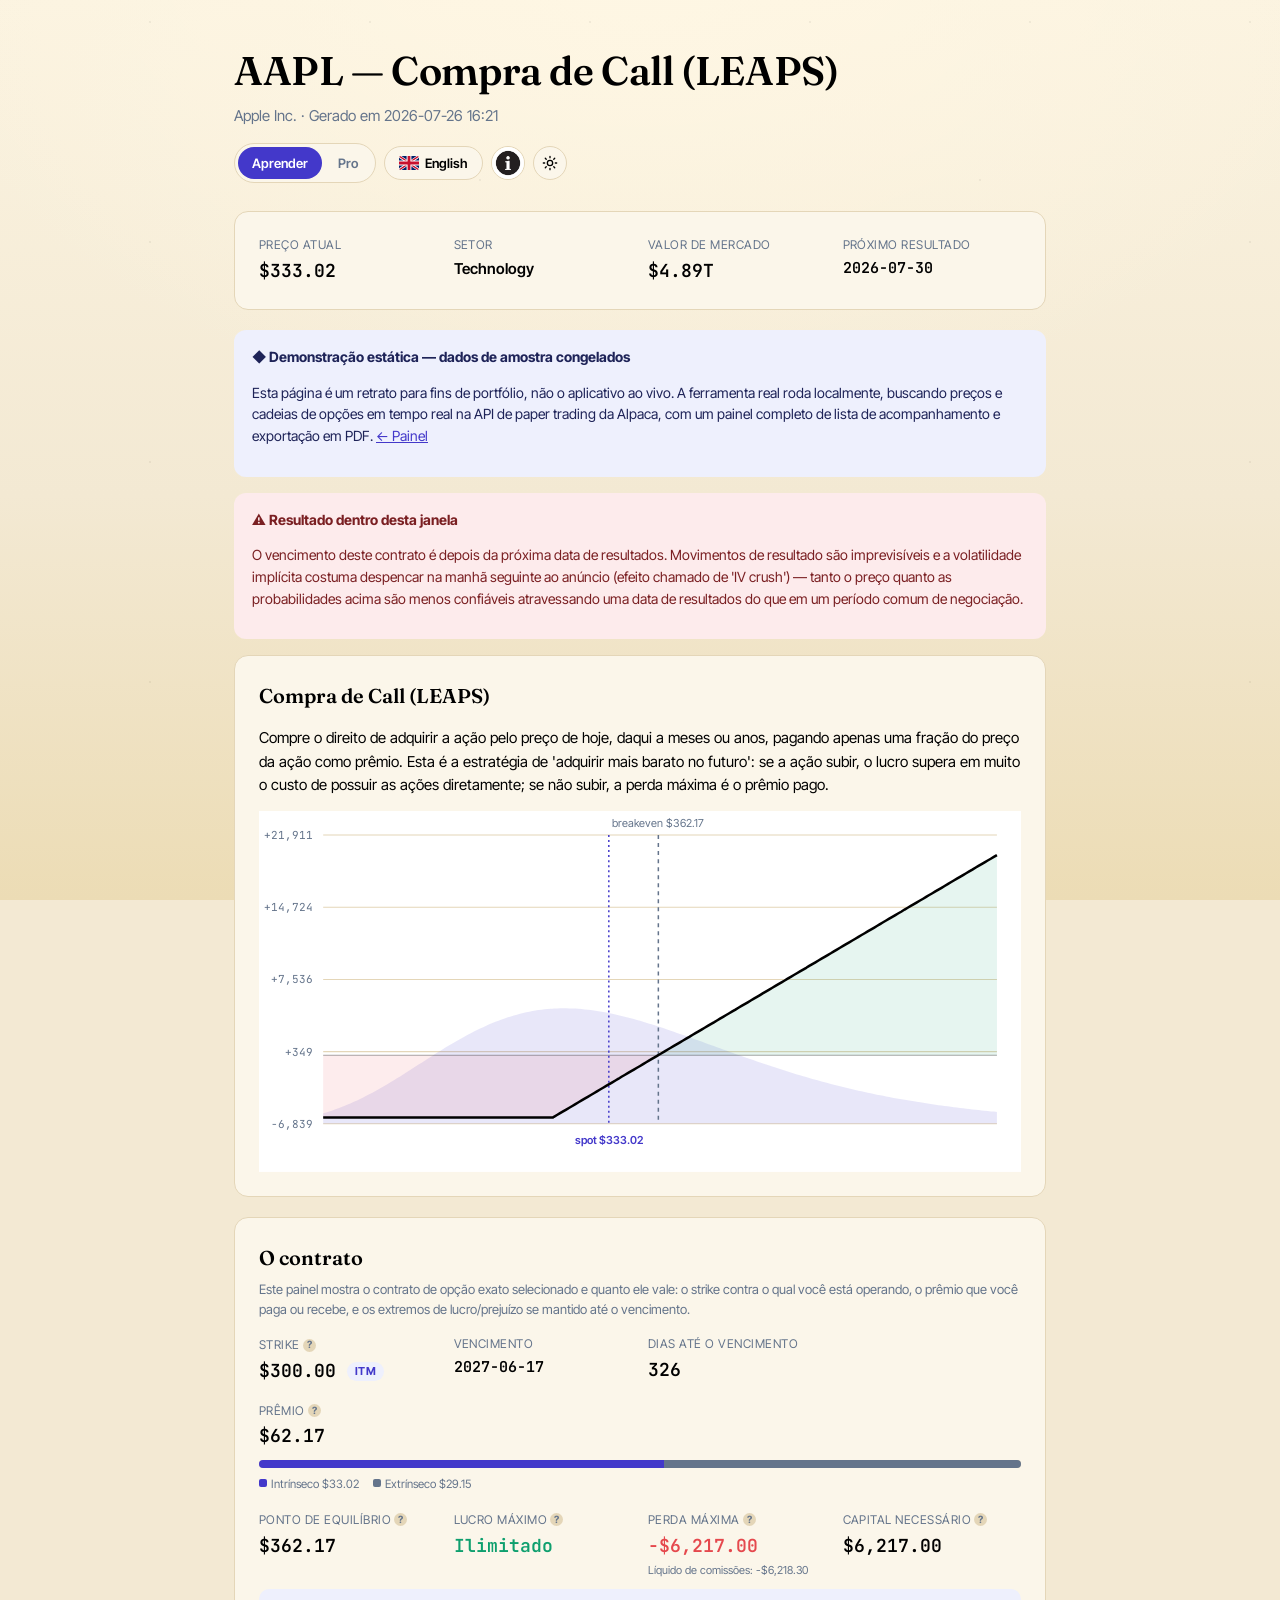
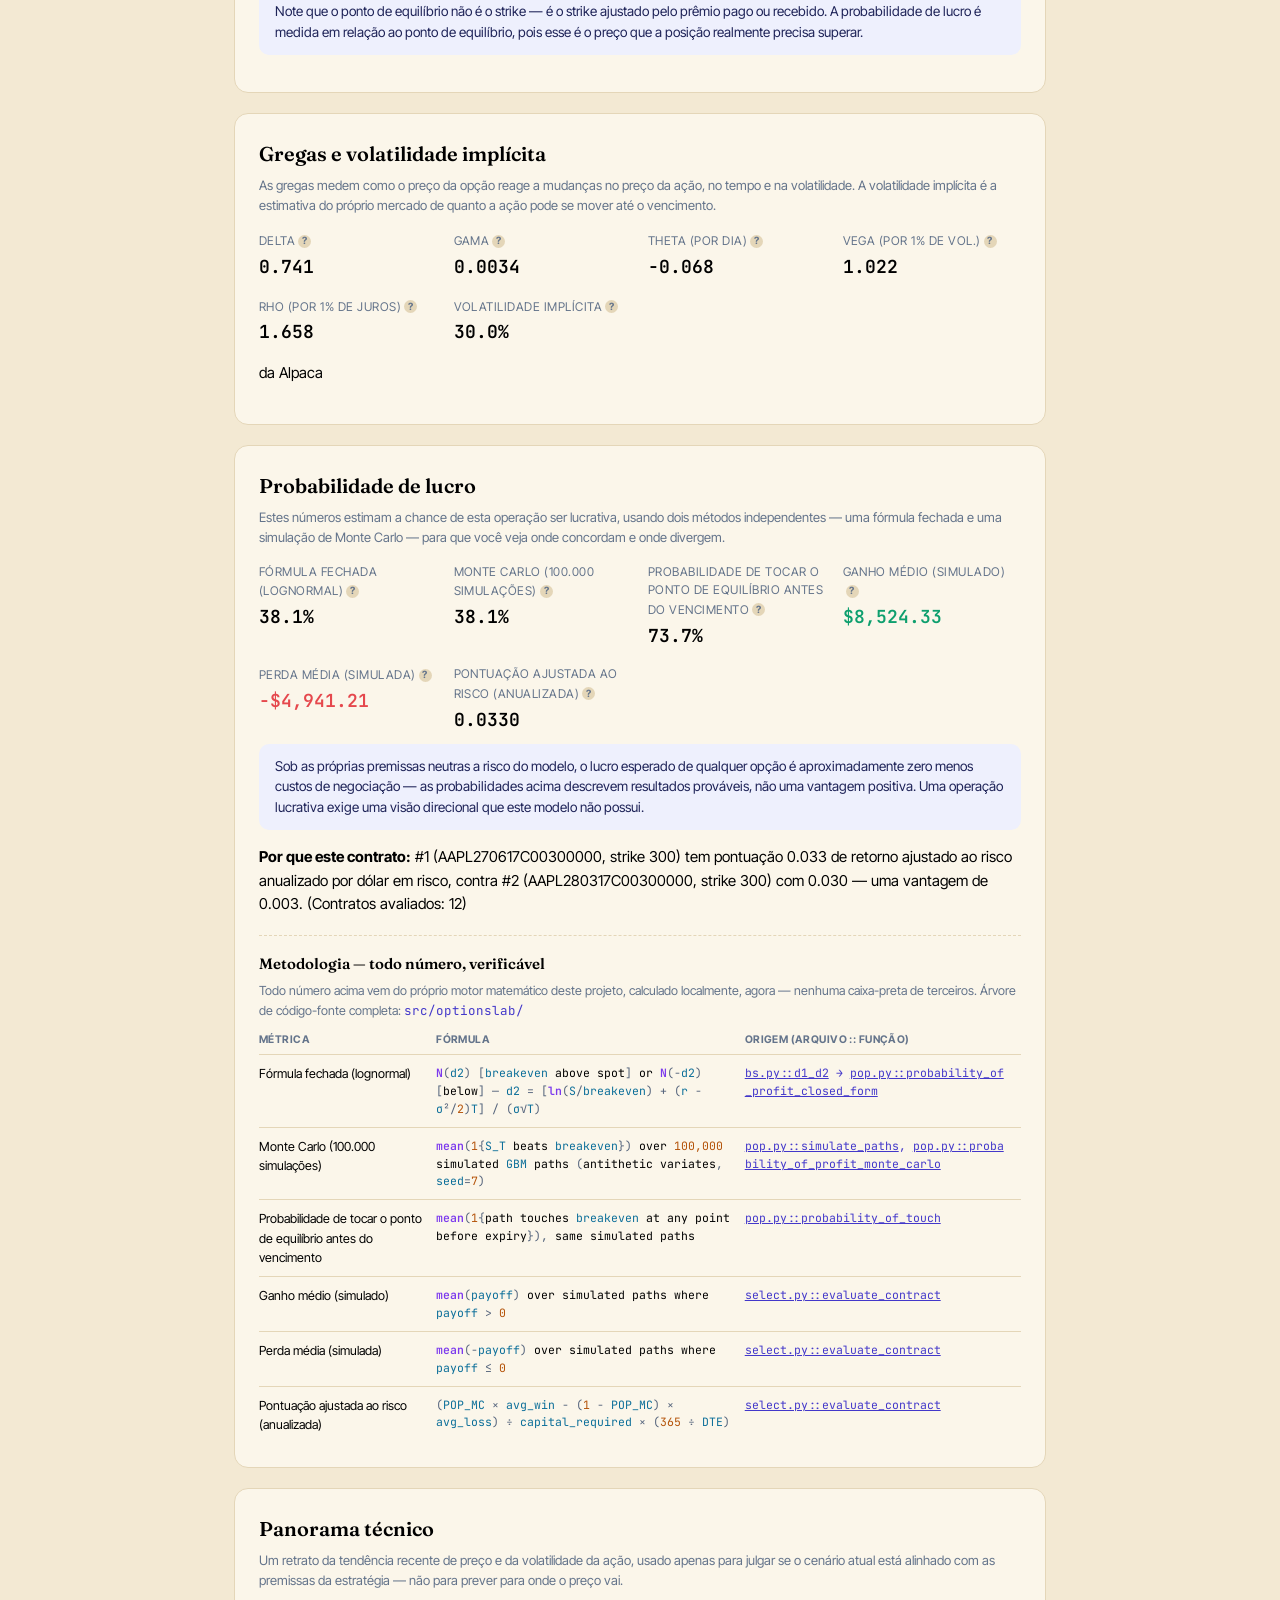
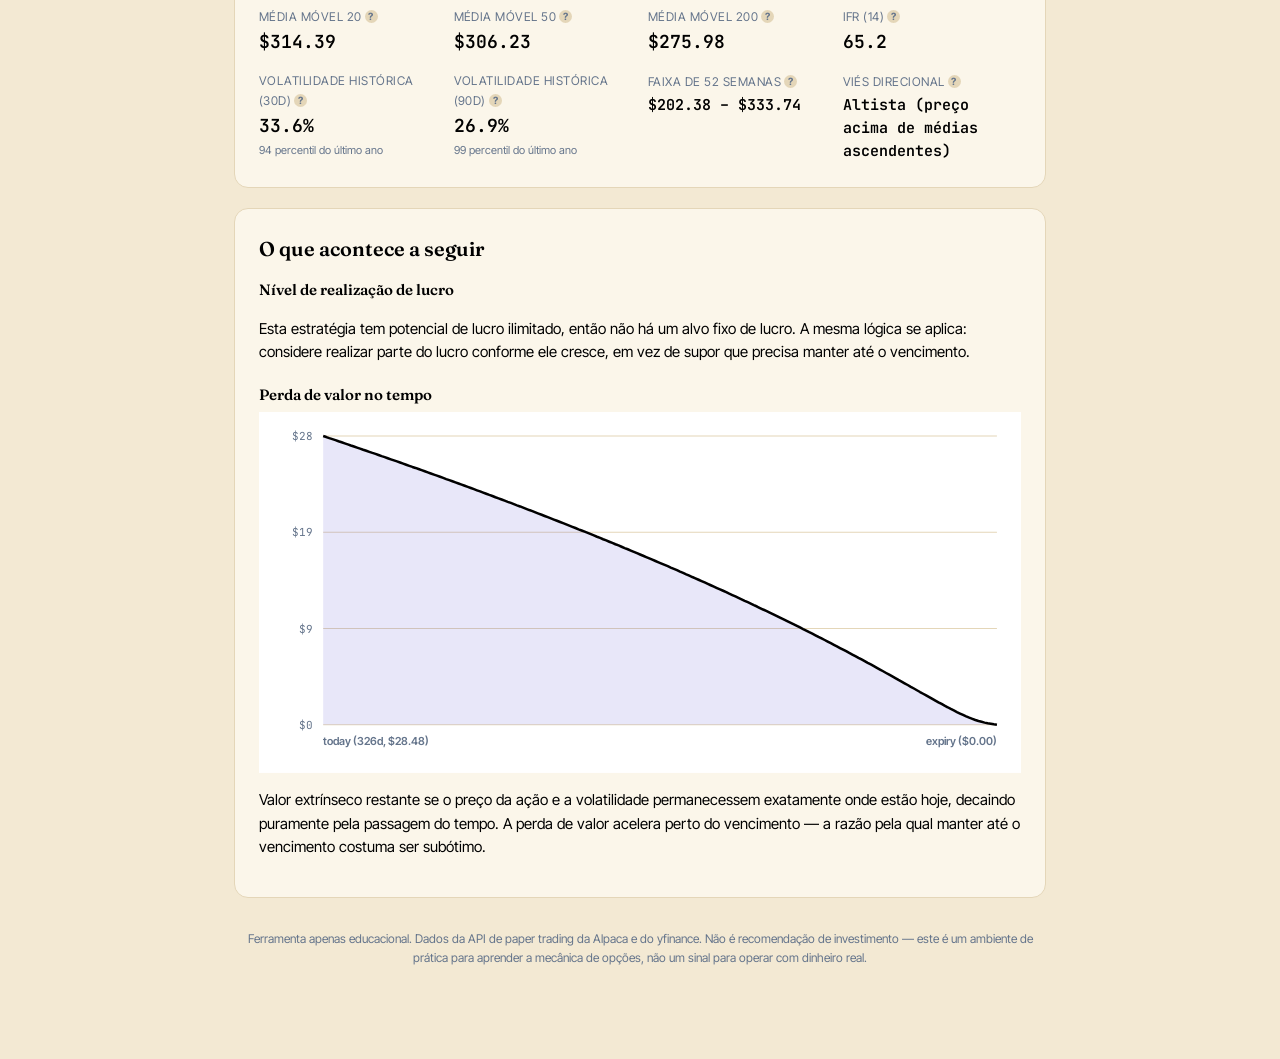
<file: docs/report-aapl-pt-learn.html>
<!doctype html>
<html lang="pt-BR">
<head>
<meta charset="utf-8">
<meta name="viewport" content="width=device-width, initial-scale=1">
<title>Análise de Opções — AAPL</title>
<script>
(function () {
  var t = localStorage.getItem("optionslab-theme");
  if (!t) { t = window.matchMedia("(prefers-color-scheme: dark)").matches ? "dark" : "light"; }
  document.documentElement.setAttribute("data-theme", t);
})();
</script>
<link rel="stylesheet" href="./css/report.css">
<script src="./js/theme.js"></script>
</head>
<body>
<div class="page">

  <header class="report-header">
    <div class="titles">
      <h1>AAPL — Compra de Call (LEAPS)</h1>
      <p class="subtitle">Apple Inc. · Gerado em 2026-07-26 16:21</p>
    </div>
    <div class="header-controls">
      <nav class="pill-toggle" aria-label="Report depth">
        <a href="report-aapl-pt-learn.html" class="active">Aprender</a>
        <a href="report-aapl-pt-pro.html" class="">Pro</a>
      </nav>
      <a class="flag-toggle" href="report-aapl-en-learn.html"><svg class="flag-icon" width="20" height="14" viewBox="0 0 20 14" aria-hidden="true">
  <clipPath id="uk-clip-rect"><rect width="20" height="14" rx="2"></rect></clipPath>
  <g clip-path="url(#uk-clip-rect)">
    <rect width="20" height="14" rx="2" fill="#012169"></rect>
    <path d="M0,0 L20,14 M20,0 L0,14" stroke="#FFFFFF" stroke-width="2.8"></path>
    <path d="M0,0 L8.4,5.6 M20,0 L11.6,5.6 M0,14 L8.4,8.4 M20,14 L11.6,8.4" stroke="#C8102E" stroke-width="1.4"></path>
    <path d="M10,0 V14 M0,7 H20" stroke="#FFFFFF" stroke-width="4.8"></path>
    <path d="M10,0 V14 M0,7 H20" stroke="#C8102E" stroke-width="2.8"></path>
  </g>
</svg> English</a>
      <button type="button" class="help-toggle" onclick="document.getElementById('help-modal').showModal()" aria-label="Help">
  <img src="./img/about.jpg" alt="">
</button>
      <button type="button" class="theme-toggle" onclick="toggleTheme()" aria-label="Toggle dark mode">
  <svg class="icon-sun" width="16" height="16" viewBox="0 0 24 24" fill="none" stroke="currentColor" stroke-width="2" stroke-linecap="round" stroke-linejoin="round" aria-hidden="true">
    <circle cx="12" cy="12" r="4"></circle>
    <path d="M12 2v2M12 20v2M4.93 4.93l1.41 1.41M17.66 17.66l1.41 1.41M2 12h2M20 12h2M4.93 19.07l1.41-1.41M17.66 6.34l1.41-1.41"></path>
  </svg>
  <svg class="icon-moon" width="16" height="16" viewBox="0 0 24 24" fill="currentColor" aria-hidden="true">
    <path d="M21 12.79A9 9 0 1111.21 3 7 7 0 0021 12.79z"></path>
  </svg>
</button>
    </div>
  </header>

  <dialog id="help-modal" class="help-modal">
  <div class="help-modal-inner">
    <button type="button" class="help-modal-close" onclick="document.getElementById('help-modal').close()" aria-label="Close">×</button>
    
      <h2>Como ler este aplicativo</h2>
<p class="help-lede">Uma referência curta e fundamental para cada número que esta ferramenta
mostra. Leia uma vez e depois use como um glossário sempre que um termo não for familiar.</p>

<h3>O que é uma opção, de fato</h3>
<p>Uma <strong>call</strong> é o direito (não a obrigação) de <em>comprar</em> 100 ações a um preço
fixo (o <strong>strike</strong>) a qualquer momento antes de uma data de <strong>vencimento</strong>.
Uma <strong>put</strong> é o direito de <em>vender</em> ao preço fixo. Você paga um
<strong>prêmio</strong> hoje por esse direito — o preço da opção, cotado por ação, mas sempre
representando um contrato de 100 ações, então um prêmio de $2,00 custa $200 do seu bolso.</p>

<h3>As quatro estratégias que esta ferramenta monta</h3>
<ul class="help-list">
  <li><strong>Compra de Call (LEAPS)</strong> — compre uma call de longo prazo (6–24 meses) para
  travar o preço de hoje em uma ação que você quer possuir mais no futuro, pagando uma fração do
  preço da ação em vez do valor total. Perda máxima é o prêmio; o ganho é ilimitado.</li>
  <li><strong>Venda de Put Coberta por Caixa</strong> — venda uma put, reservando o strike × 100
  inteiro em dinheiro. Você recebe o prêmio agora. No pior caso, você é obrigado a comprar a ação
  pelo strike — uma ação que você já queria, com desconto.</li>
  <li><strong>Venda de Call Coberta</strong> — venda uma call contra 100 ações que você já possui.
  Você recebe o prêmio; em troca, limita seu ganho acima do strike. Transforma ações paradas em
  renda.</li>
  <li><strong>Compra de Put Protetora</strong> — compre uma put contra ações que você já possui,
  como um seguro. Isso limita sua perda pelo custo do prêmio, enquanto seu ganho permanece
  totalmente aberto.</li>
</ul>

<h3>Painel de fundamentos</h3>
<p>O <strong>preço atual</strong> é o último fechamento da ação — o número sobre o qual todo o
resto deste relatório é construído. <strong>Setor</strong> e <strong>valor de mercado</strong> dão
contexto rápido sobre o tipo e o tamanho da empresa. O <strong>próximo resultado</strong> importa
mais do que parece: um movimento surpresa de resultados pode mexer com a ação muito mais do que um
dia comum de negociação.</p>

<h3>Avisos</h3>
<p>Esta ferramenta nunca esconde um contrato ruim — ela sinaliza e deixa você ver o porquê. Um
<strong>aviso de resultado</strong> significa que o contrato vence depois da próxima data de
resultados, então tanto o preço quanto as estimativas de probabilidade abaixo são menos confiáveis
atravessando essa data (a volatilidade implícita costuma despencar na manhã seguinte — efeito
chamado de <em>IV crush</em>). Um <strong>aviso de liquidez</strong> significa que o spread de
compra/venda ou o tamanho cotado está baixo, então você provavelmente perderia mais no spread do
que um strike mais líquido custaria. Um <strong>aviso de poder de compra</strong> significa que a
operação exige mais capital do que o poder de compra atual da sua conta simulada.</p>

<h3>O contrato</h3>
<ul class="help-list">
  <li><strong>Strike</strong> — o preço fixo escrito no contrato.</li>
  <li><strong>Ponto de equilíbrio (breakeven)</strong> — o strike ajustado pelo prêmio pago ou
  recebido. É esse preço, não o strike, que a posição realmente precisa superar para dar lucro.</li>
  <li><strong>Prêmio</strong> — o que a opção custa (ou paga a você) hoje, por contrato
  (×100 ações).</li>
  <li><strong>Lucro máximo / perda máxima</strong> — os melhores e piores resultados em dólares no
  vencimento.</li>
  <li><strong>Capital necessário</strong> — caixa ou margem que a posição imobiliza (o strike × 100
  inteiro para uma put coberta por caixa; o prêmio para uma call comprada ou put protetora).</li>
</ul>

<h3>Gregas e volatilidade implícita</h3>
<p>As gregas descrevem como o preço da opção reage a mudanças no mundo — cada uma isola uma
variável.</p>
<ul class="help-list">
  <li><strong>Delta</strong> — quanto o preço da opção se move a cada $1 de movimento na ação.
  Aproximadamente equivale à "probabilidade desta opção terminar dentro do dinheiro." Uma call com
  delta 0,30 se comporta como possuir 30 ações.</li>
  <li><strong>Gama</strong> — quão rápido o próprio delta muda conforme a ação se move. Gama alto
  significa que a exposição direcional da posição pode mudar rapidamente.</li>
  <li><strong>Theta</strong> — quanto valor a opção perde por dia corrido, tudo o mais constante.
  Essa é a "corrosão do tempo" que todo operador de opções precisa respeitar — trabalha contra quem
  compra opções e a favor de quem vende.</li>
  <li><strong>Vega</strong> — quanto o preço da opção se move a cada 1 ponto percentual de mudança
  na volatilidade implícita. Opções compradas ganham valor quando a volatilidade sobe; opções
  vendidas perdem valor.</li>
  <li><strong>Rho</strong> — sensibilidade a taxas de juros. Geralmente o menor efeito dos cinco,
  mais relevante para LEAPS de longo prazo do que operações de curto prazo.</li>
  <li><strong>Volatilidade implícita (IV)</strong> — a previsão do mercado de quanto a ação vai
  oscilar, extraída do preço da opção. IV mais alta significa prêmios mais caros e movimentos
  esperados maiores.</li>
</ul>
<p>Sempre que a Alpaca não cota as gregas para um contrato (comum em contratos ilíquidos ou que
vencem no mesmo dia), esta ferramenta as calcula localmente com seu próprio motor Black-Scholes e
as rotula como "calculado localmente" — assim você sempre sabe se um número veio do mercado ou de
um modelo.</p>

<h3>Probabilidade de lucro</h3>
<p>Esta é a seção com o maior padrão de rigor em todo o relatório — veja o bloco de
<strong>Metodologia</strong> logo abaixo dela em cada relatório, com a fórmula exata e o arquivo de
origem por trás de cada número. Em linguagem simples:</p>
<ul class="help-list">
  <li><strong>Fórmula fechada (lognormal)</strong> — uma fórmula de livro-texto (o próprio termo de
  probabilidade de Black-Scholes) assumindo que o preço futuro da ação segue uma distribuição
  lognormal. Rápida, exata dada essa suposição, e a primeira resposta padrão da indústria.</li>
  <li><strong>Monte Carlo</strong> — em vez de confiar na fórmula, esta ferramenta de fato simula
  100.000 trajetórias possíveis de preço futuro para a ação e conta quantas vezes a posição termina
  lucrativa. É a mesma suposição da fórmula fechada (movimento browniano geométrico), verificada
  por força bruta em vez de álgebra — se as duas divergirem mais do que o esperado, o relatório
  avisa.</li>
  <li><strong>Probabilidade de toque</strong> — a fórmula fechada e o Monte Carlo respondem "onde o
  preço termina no vencimento?" Esta pergunta algo diferente, e frequentemente mais prático: "o
  preço toca o ponto de equilíbrio em algum momento antes do vencimento?" Costuma ser maior que a
  probabilidade terminal, já que um preço pode tocar um nível e voltar.</li>
  <li><strong>Ganho médio / perda média</strong> — das mesmas 100.000 trajetórias simuladas, o
  resultado médio em dólares entre as trajetórias que terminaram lucrativas, e entre as que não
  terminaram.</li>
  <li><strong>Pontuação ajustada ao risco</strong> — combina probabilidade, ganho médio, perda
  média e capital em risco em um único número anualizado, usado para ranquear contratos candidatos
  entre si. Responde "qual contrato oferece o melhor retorno por dólar arriscado por ano," não
  "qual contrato vai vencer."</li>
</ul>
<p>Uma ressalva honesta que se aplica a tudo acima: sob as próprias premissas neutras a risco do
modelo, o lucro <em>esperado</em> de qualquer opção é aproximadamente zero menos custos de
negociação. Essas probabilidades descrevem resultados prováveis sob a precificação atual do
mercado — não são uma vantagem positiva. Uma operação lucrativa, no fim, exige uma visão direcional
que este modelo não possui.</p>

<h3>Panorama técnico</h3>
<ul class="help-list">
  <li><strong>MM 20 / 50 / 200</strong> — médias móveis simples dos últimos 20, 50 e 200 dias de
  negociação. Preço empilhado acima de médias ascendentes é a definição clássica de livro-texto de
  uma tendência de alta.</li>
  <li><strong>IFR (14)</strong> — Índice de Força Relativa, um medidor de momentum de 0 a 100.
  Tradicionalmente, acima de 70 é considerado "sobrecomprado" e abaixo de 30 "sobrevendido," embora
  tendências fortes possam permanecer em extremos por muito tempo.</li>
  <li><strong>Volatilidade histórica (30d / 90d)</strong> — quanto a ação de fato se moveu,
  anualizada, nos últimos 30 e 90 dias — a contraparte realizada da volatilidade implícita. O
  percentil mostrado ranqueia a leitura atual contra o último ano, para você saber se a volatilidade
  de hoje está incomumente calma ou incomumente selvagem para esta ação específica.</li>
  <li><strong>Faixa de 52 semanas</strong> — o menor e o maior fechamento no último ano.</li>
  <li><strong>Viés direcional</strong> — uma leitura simples de como as médias móveis estão
  empilhadas: altista, baixista, misto, ou histórico ainda insuficiente.</li>
</ul>

<h3>Usando esta ferramenta com responsabilidade</h3>
<p>Toda operação neste aplicativo roda contra a conta de <strong>paper trading</strong> da Alpaca —
dados reais de mercado, zero dinheiro real. Isso é proposital: a forma mais rápida de construir
intuição real sobre opções é observar muitos contratos se desenrolarem sem o custo de errar. Nada
aqui é recomendação de investimento, e nenhuma ordem é enviada automaticamente — este é um ambiente
de aprendizado para entender a mecânica antes de você arriscar um único dólar de verdade.</p>
    
  </div>
</dialog>

  <section class="panel">
    <div class="stat-row">
      <div class="stat">
        <span class="label">Preço atual</span>
        <span class="value">$333.02</span>
      </div>
      <div class="stat">
        <span class="label">Setor</span>
        <span class="value" style="font-family: var(--font-body); font-size: 15px;">Technology</span>
      </div>
      <div class="stat">
        <span class="label">Valor de mercado</span>
        <span class="value">$4.89T</span>
      </div>
      <div class="stat">
        <span class="label">Próximo resultado</span>
        <span class="value" style="font-size: 15px;">2026-07-30</span>
      </div>
    </div>
  </section>

  
  <div class="warning static-demo">
    <h3>◆ Demonstração estática — dados de amostra congelados</h3>
    <p>Esta página é um retrato para fins de portfólio, não o aplicativo ao vivo. A ferramenta real roda localmente, buscando preços e cadeias de opções em tempo real na API de paper trading da Alpaca, com um painel completo de lista de acompanhamento e exportação em PDF. <a href="index.html">← Painel</a></p>
  </div>
  

  
  <div class="warning earnings">
    <h3>⚠ Resultado dentro desta janela</h3>
    <p>O vencimento deste contrato é depois da próxima data de resultados. Movimentos de resultado são imprevisíveis e a volatilidade implícita costuma despencar na manhã seguinte ao anúncio (efeito chamado de &#39;IV crush&#39;) — tanto o preço quanto as probabilidades acima são menos confiáveis atravessando uma data de resultados do que em um período comum de negociação.</p>
  </div>
  

  

  

  

  <section class="panel">
    <h2>Compra de Call (LEAPS)</h2>
    <p class="blurb">Compre o direito de adquirir a ação pelo preço de hoje, daqui a meses ou anos, pagando apenas uma fração do preço da ação como prêmio. Esta é a estratégia de &#39;adquirir mais barato no futuro&#39;: se a ação subir, o lucro supera em muito o custo de possuir as ações diretamente; se não subir, a perda máxima é o prêmio pago.</p>
    <svg viewBox="0 0 760 360" xmlns="http://www.w3.org/2000/svg" class="payoff-svg" role="img"
     aria-label="Payoff diagram with probability ribbon">
  <rect x="0" y="0" width="760" height="360" fill="white" />
  <line x1="64" y1="312.0" x2="736" y2="312.0" stroke="#E4D6B8" stroke-width="1" /><text x="54" y="316.0" text-anchor="end" font-family="JetBrains Mono, monospace" font-size="11" fill="#64748B">-6,839</text><line x1="64" y1="240.0" x2="736" y2="240.0" stroke="#E4D6B8" stroke-width="1" /><text x="54" y="244.0" text-anchor="end" font-family="JetBrains Mono, monospace" font-size="11" fill="#64748B">+349</text><line x1="64" y1="168.0" x2="736" y2="168.0" stroke="#E4D6B8" stroke-width="1" /><text x="54" y="172.0" text-anchor="end" font-family="JetBrains Mono, monospace" font-size="11" fill="#64748B">+7,536</text><line x1="64" y1="96.0" x2="736" y2="96.0" stroke="#E4D6B8" stroke-width="1" /><text x="54" y="100.0" text-anchor="end" font-family="JetBrains Mono, monospace" font-size="11" fill="#64748B">+14,724</text><line x1="64" y1="24.0" x2="736" y2="24.0" stroke="#E4D6B8" stroke-width="1" /><text x="54" y="28.0" text-anchor="end" font-family="JetBrains Mono, monospace" font-size="11" fill="#64748B">+21,911</text>

  <path d="M 64.0,312.0 L 64.0,301.5 67.1,300.6 70.1,299.6 73.2,298.6 76.3,297.5 79.3,296.4 82.4,295.3 85.5,294.0 88.5,292.8 91.6,291.5 94.7,290.1 97.8,288.7 100.8,287.2 103.9,285.7 107.0,284.1 110.0,282.5 113.1,280.9 116.2,279.2 119.2,277.5 122.3,275.8 125.4,274.0 128.4,272.2 131.5,270.3 134.6,268.5 137.6,266.6 140.7,264.7 143.8,262.7 146.8,260.8 149.9,258.8 153.0,256.9 156.1,254.9 159.1,252.9 162.2,251.0 165.3,249.0 168.3,247.0 171.4,245.1 174.5,243.1 177.5,241.2 180.6,239.3 183.7,237.4 186.7,235.5 189.8,233.7 192.9,231.8 195.9,230.1 199.0,228.3 202.1,226.6 205.2,224.9 208.2,223.2 211.3,221.6 214.4,220.0 217.4,218.5 220.5,217.0 223.6,215.6 226.6,214.2 229.7,212.8 232.8,211.5 235.8,210.3 238.9,209.1 242.0,208.0 245.0,206.9 248.1,205.8 251.2,204.9 254.2,203.9 257.3,203.1 260.4,202.3 263.5,201.5 266.5,200.8 269.6,200.2 272.7,199.6 275.7,199.1 278.8,198.6 281.9,198.2 284.9,197.8 288.0,197.5 291.1,197.3 292.9,197.2 294.1,197.1 297.2,196.9 300.3,196.8 303.3,196.8 306.4,196.8 309.5,196.9 312.5,197.0 315.6,197.1 318.7,197.3 321.8,197.6 324.8,197.9 327.9,198.2 331.0,198.6 334.0,199.0 337.1,199.4 340.2,199.9 343.2,200.5 346.3,201.0 348.9,201.5 349.4,201.6 352.4,202.3 355.5,202.9 358.6,203.6 361.6,204.4 364.7,205.1 367.8,205.9 370.8,206.7 373.9,207.5 377.0,208.4 380.1,209.3 383.1,210.2 386.2,211.1 389.3,212.1 392.3,213.0 395.4,214.0 398.3,214.9 398.5,215.0 401.5,216.0 404.6,217.0 407.7,218.1 410.7,219.1 413.8,220.2 416.9,221.3 419.9,222.3 423.0,223.4 426.1,224.5 429.2,225.6 432.2,226.7 435.3,227.8 438.4,228.9 441.4,230.0 444.5,231.2 447.6,232.3 450.6,233.4 453.7,234.5 456.8,235.6 459.8,236.7 462.9,237.9 466.0,239.0 469.0,240.1 472.1,241.2 475.2,242.3 478.2,243.4 481.3,244.4 484.4,245.5 487.5,246.6 490.5,247.7 493.6,248.7 496.7,249.8 499.7,250.8 502.8,251.9 505.9,252.9 508.9,253.9 512.0,254.9 515.1,255.9 518.1,256.9 521.2,257.9 524.3,258.9 527.3,259.8 530.4,260.8 533.5,261.7 536.5,262.7 539.6,263.6 542.7,264.5 545.8,265.4 548.8,266.3 551.9,267.2 555.0,268.0 558.0,268.9 561.1,269.7 564.2,270.5 567.2,271.4 570.3,272.2 573.4,273.0 576.4,273.7 579.5,274.5 582.6,275.3 585.6,276.0 588.7,276.8 591.8,277.5 594.8,278.2 597.9,278.9 601.0,279.6 604.1,280.3 607.1,280.9 610.2,281.6 613.3,282.2 616.3,282.9 619.4,283.5 622.5,284.1 625.5,284.7 628.6,285.3 631.7,285.9 634.7,286.4 637.8,287.0 640.9,287.6 643.9,288.1 647.0,288.6 650.1,289.1 653.2,289.6 656.2,290.1 659.3,290.6 662.4,291.1 665.4,291.6 668.5,292.1 671.6,292.5 674.6,292.9 677.7,293.4 680.8,293.8 683.8,294.2 686.9,294.6 690.0,295.0 693.0,295.4 696.1,295.8 699.2,296.2 702.2,296.6 705.3,296.9 708.4,297.3 711.5,297.6 714.5,298.0 717.6,298.3 720.7,298.6 723.7,298.9 726.8,299.2 729.9,299.6 732.9,299.8 736.0,300.1 L 736.0,312.0 Z" fill="#4338CA" fill-opacity="0.12" stroke="none" />

  <path d="M 64.0,243.5 L 64.0,305.8 67.1,305.8 70.1,305.8 73.2,305.8 76.3,305.8 79.3,305.8 82.4,305.8 85.5,305.8 88.5,305.8 91.6,305.8 94.7,305.8 97.8,305.8 100.8,305.8 103.9,305.8 107.0,305.8 110.0,305.8 113.1,305.8 116.2,305.8 119.2,305.8 122.3,305.8 125.4,305.8 128.4,305.8 131.5,305.8 134.6,305.8 137.6,305.8 140.7,305.8 143.8,305.8 146.8,305.8 149.9,305.8 153.0,305.8 156.1,305.8 159.1,305.8 162.2,305.8 165.3,305.8 168.3,305.8 171.4,305.8 174.5,305.8 177.5,305.8 180.6,305.8 183.7,305.8 186.7,305.8 189.8,305.8 192.9,305.8 195.9,305.8 199.0,305.8 202.1,305.8 205.2,305.8 208.2,305.8 211.3,305.8 214.4,305.8 217.4,305.8 220.5,305.8 223.6,305.8 226.6,305.8 229.7,305.8 232.8,305.8 235.8,305.8 238.9,305.8 242.0,305.8 245.0,305.8 248.1,305.8 251.2,305.8 254.2,305.8 257.3,305.8 260.4,305.8 263.5,305.8 266.5,305.8 269.6,305.8 272.7,305.8 275.7,305.8 278.8,305.8 281.9,305.8 284.9,305.8 288.0,305.8 291.1,305.8 292.9,305.8 294.1,305.0 297.2,303.2 300.3,301.4 303.3,299.6 306.4,297.8 309.5,296.0 312.5,294.2 315.6,292.3 318.7,290.5 321.8,288.7 324.8,286.9 327.9,285.1 331.0,283.3 334.0,281.5 337.1,279.6 340.2,277.8 343.2,276.0 346.3,274.2 348.9,272.7 349.4,272.4 352.4,270.6 355.5,268.8 358.6,267.0 361.6,265.1 364.7,263.3 367.8,261.5 370.8,259.7 373.9,257.9 377.0,256.1 380.1,254.3 383.1,252.5 386.2,250.6 389.3,248.8 392.3,247.0 395.4,245.2 398.3,243.5 L 398.3,243.5 Z" fill="#E5484D" fill-opacity="0.10" stroke="none" />
  <path d="M 398.3,243.5 L 398.3,243.5 398.5,243.4 401.5,241.6 404.6,239.8 407.7,237.9 410.7,236.1 413.8,234.3 416.9,232.5 419.9,230.7 423.0,228.9 426.1,227.1 429.2,225.3 432.2,223.4 435.3,221.6 438.4,219.8 441.4,218.0 444.5,216.2 447.6,214.4 450.6,212.6 453.7,210.8 456.8,208.9 459.8,207.1 462.9,205.3 466.0,203.5 469.0,201.7 472.1,199.9 475.2,198.1 478.2,196.2 481.3,194.4 484.4,192.6 487.5,190.8 490.5,189.0 493.6,187.2 496.7,185.4 499.7,183.6 502.8,181.7 505.9,179.9 508.9,178.1 512.0,176.3 515.1,174.5 518.1,172.7 521.2,170.9 524.3,169.1 527.3,167.2 530.4,165.4 533.5,163.6 536.5,161.8 539.6,160.0 542.7,158.2 545.8,156.4 548.8,154.5 551.9,152.7 555.0,150.9 558.0,149.1 561.1,147.3 564.2,145.5 567.2,143.7 570.3,141.9 573.4,140.0 576.4,138.2 579.5,136.4 582.6,134.6 585.6,132.8 588.7,131.0 591.8,129.2 594.8,127.4 597.9,125.5 601.0,123.7 604.1,121.9 607.1,120.1 610.2,118.3 613.3,116.5 616.3,114.7 619.4,112.8 622.5,111.0 625.5,109.2 628.6,107.4 631.7,105.6 634.7,103.8 637.8,102.0 640.9,100.2 643.9,98.3 647.0,96.5 650.1,94.7 653.2,92.9 656.2,91.1 659.3,89.3 662.4,87.5 665.4,85.7 668.5,83.8 671.6,82.0 674.6,80.2 677.7,78.4 680.8,76.6 683.8,74.8 686.9,73.0 690.0,71.1 693.0,69.3 696.1,67.5 699.2,65.7 702.2,63.9 705.3,62.1 708.4,60.3 711.5,58.5 714.5,56.6 717.6,54.8 720.7,53.0 723.7,51.2 726.8,49.4 729.9,47.6 732.9,45.8 736.0,44.0 L 736.0,243.5 Z" fill="#0E9F6E" fill-opacity="0.10" stroke="none" />

  <line x1="64" y1="243.5" x2="736" y2="243.5"
        stroke="#000000" stroke-width="1" stroke-opacity="0.35" />

  <line x1="398.3" y1="24" x2="398.3" y2="312.0"
        stroke="#64748B" stroke-width="1.5" stroke-dasharray="4 4" />
  <text x="398.3" y="16" text-anchor="middle"
        font-family="Inter Tight, sans-serif" font-size="11" fill="#64748B">
    breakeven $362.17</text>

  <line x1="348.9" y1="24" x2="348.9" y2="312.0"
        stroke="#4338CA" stroke-width="1.5" stroke-dasharray="2 3" />
  <text x="348.9" y="332" text-anchor="middle"
        font-family="Inter Tight, sans-serif" font-size="11" font-weight="600" fill="#4338CA">
    spot $333.02</text>

  <path d="M 64.0,305.8 67.1,305.8 70.1,305.8 73.2,305.8 76.3,305.8 79.3,305.8 82.4,305.8 85.5,305.8 88.5,305.8 91.6,305.8 94.7,305.8 97.8,305.8 100.8,305.8 103.9,305.8 107.0,305.8 110.0,305.8 113.1,305.8 116.2,305.8 119.2,305.8 122.3,305.8 125.4,305.8 128.4,305.8 131.5,305.8 134.6,305.8 137.6,305.8 140.7,305.8 143.8,305.8 146.8,305.8 149.9,305.8 153.0,305.8 156.1,305.8 159.1,305.8 162.2,305.8 165.3,305.8 168.3,305.8 171.4,305.8 174.5,305.8 177.5,305.8 180.6,305.8 183.7,305.8 186.7,305.8 189.8,305.8 192.9,305.8 195.9,305.8 199.0,305.8 202.1,305.8 205.2,305.8 208.2,305.8 211.3,305.8 214.4,305.8 217.4,305.8 220.5,305.8 223.6,305.8 226.6,305.8 229.7,305.8 232.8,305.8 235.8,305.8 238.9,305.8 242.0,305.8 245.0,305.8 248.1,305.8 251.2,305.8 254.2,305.8 257.3,305.8 260.4,305.8 263.5,305.8 266.5,305.8 269.6,305.8 272.7,305.8 275.7,305.8 278.8,305.8 281.9,305.8 284.9,305.8 288.0,305.8 291.1,305.8 292.9,305.8 294.1,305.0 297.2,303.2 300.3,301.4 303.3,299.6 306.4,297.8 309.5,296.0 312.5,294.2 315.6,292.3 318.7,290.5 321.8,288.7 324.8,286.9 327.9,285.1 331.0,283.3 334.0,281.5 337.1,279.6 340.2,277.8 343.2,276.0 346.3,274.2 348.9,272.7 349.4,272.4 352.4,270.6 355.5,268.8 358.6,267.0 361.6,265.1 364.7,263.3 367.8,261.5 370.8,259.7 373.9,257.9 377.0,256.1 380.1,254.3 383.1,252.5 386.2,250.6 389.3,248.8 392.3,247.0 395.4,245.2 398.3,243.5 398.5,243.4 401.5,241.6 404.6,239.8 407.7,237.9 410.7,236.1 413.8,234.3 416.9,232.5 419.9,230.7 423.0,228.9 426.1,227.1 429.2,225.3 432.2,223.4 435.3,221.6 438.4,219.8 441.4,218.0 444.5,216.2 447.6,214.4 450.6,212.6 453.7,210.8 456.8,208.9 459.8,207.1 462.9,205.3 466.0,203.5 469.0,201.7 472.1,199.9 475.2,198.1 478.2,196.2 481.3,194.4 484.4,192.6 487.5,190.8 490.5,189.0 493.6,187.2 496.7,185.4 499.7,183.6 502.8,181.7 505.9,179.9 508.9,178.1 512.0,176.3 515.1,174.5 518.1,172.7 521.2,170.9 524.3,169.1 527.3,167.2 530.4,165.4 533.5,163.6 536.5,161.8 539.6,160.0 542.7,158.2 545.8,156.4 548.8,154.5 551.9,152.7 555.0,150.9 558.0,149.1 561.1,147.3 564.2,145.5 567.2,143.7 570.3,141.9 573.4,140.0 576.4,138.2 579.5,136.4 582.6,134.6 585.6,132.8 588.7,131.0 591.8,129.2 594.8,127.4 597.9,125.5 601.0,123.7 604.1,121.9 607.1,120.1 610.2,118.3 613.3,116.5 616.3,114.7 619.4,112.8 622.5,111.0 625.5,109.2 628.6,107.4 631.7,105.6 634.7,103.8 637.8,102.0 640.9,100.2 643.9,98.3 647.0,96.5 650.1,94.7 653.2,92.9 656.2,91.1 659.3,89.3 662.4,87.5 665.4,85.7 668.5,83.8 671.6,82.0 674.6,80.2 677.7,78.4 680.8,76.6 683.8,74.8 686.9,73.0 690.0,71.1 693.0,69.3 696.1,67.5 699.2,65.7 702.2,63.9 705.3,62.1 708.4,60.3 711.5,58.5 714.5,56.6 717.6,54.8 720.7,53.0 723.7,51.2 726.8,49.4 729.9,47.6 732.9,45.8 736.0,44.0" fill="none" stroke="#000000" stroke-width="2.5" stroke-linejoin="round" />
</svg>
  </section>

  <section class="panel">
    <h2>O contrato</h2>
    
    <p class="section-explain">Este painel mostra o contrato de opção exato selecionado e quanto ele vale: o strike contra o qual você está operando, o prêmio que você paga ou recebe, e os extremos de lucro/prejuízo se mantido até o vencimento.</p>
    
    <div class="stat-row">
      <div class="stat">
        <span class="label">Strike<span class="tip" tabindex="0"><span class="tip-icon" aria-hidden="true">?</span><span class="tip-text">O preço fixo pelo qual você pode comprar (call) ou vender (put) as ações caso a opção seja exercida.</span></span></span>
        <span class="value">$300.00 <span class="moneyness-badge moneyness-itm">ITM</span></span>
      </div>
      <div class="stat">
        <span class="label">Vencimento</span>
        <span class="value" style="font-size: 15px;">2027-06-17</span>
      </div>
      <div class="stat">
        <span class="label">Dias até o vencimento</span>
        <span class="value">326</span>
      </div>
      <div class="stat stat-wide">
        <span class="label">Prêmio<span class="tip" tabindex="0"><span class="tip-icon" aria-hidden="true">?</span><span class="tip-text">O que você paga ou recebe por este contrato hoje, dividido abaixo em suas partes intrínseca e extrínseca.</span></span></span>
        <span class="value">$62.17</span>
        <div class="premium-split-bar">
          <div class="premium-split-intrinsic" style="width: 53.11243364967023%"></div>
          <div class="premium-split-extrinsic" style="width: 46.88756635032977%"></div>
        </div>
        <div class="premium-split-legend">
          <span><span class="swatch swatch-intrinsic"></span>Intrínseco $33.02</span>
          <span><span class="swatch swatch-extrinsic"></span>Extrínseco $29.15</span>
        </div>
      </div>
      <div class="stat">
        <span class="label">Ponto de equilíbrio<span class="tip" tabindex="0"><span class="tip-icon" aria-hidden="true">?</span><span class="tip-text">O strike ajustado pelo prêmio pago ou recebido — o preço que a ação realmente precisa superar para esta operação não dar nem lucro nem prejuízo.</span></span></span>
        <span class="value">$362.17</span>
      </div>
      <div class="stat">
        <span class="label">Lucro máximo<span class="tip" tabindex="0"><span class="tip-icon" aria-hidden="true">?</span><span class="tip-text">O melhor resultado possível para esta posição se mantida até o vencimento, antes das comissões.</span></span></span>
        <span class="value pl-positive">
          Ilimitado
        </span>
        
      </div>
      <div class="stat">
        <span class="label">Perda máxima<span class="tip" tabindex="0"><span class="tip-icon" aria-hidden="true">?</span><span class="tip-text">O pior resultado possível para esta posição se mantida até o vencimento, antes das comissões.</span></span></span>
        <span class="value pl-negative">-$6,217.00</span>
        <span class="caption">Líquido de comissões: -$6,218.30</span>
      </div>
      <div class="stat">
        <span class="label">Capital necessário<span class="tip" tabindex="0"><span class="tip-icon" aria-hidden="true">?</span><span class="tip-text">O caixa ou a margem que esta operação imobiliza — usado como denominador da pontuação ajustada ao risco abaixo.</span></span></span>
        <span class="value">$6,217.00</span>
      </div>
    </div>
    
    
    <p class="teach">Note que o ponto de equilíbrio não é o strike — é o strike ajustado pelo prêmio pago ou recebido. A probabilidade de lucro é medida em relação ao ponto de equilíbrio, pois esse é o preço que a posição realmente precisa superar.</p>
    
  </section>

  <section class="panel">
    <h2>Gregas e volatilidade implícita</h2>
    
    <p class="section-explain">As gregas medem como o preço da opção reage a mudanças no preço da ação, no tempo e na volatilidade. A volatilidade implícita é a estimativa do próprio mercado de quanto a ação pode se mover até o vencimento.</p>
    
    <div class="stat-row">
      <div class="stat">
        <span class="label">Delta<span class="tip" tabindex="0"><span class="tip-icon" aria-hidden="true">?</span><span class="tip-text">Quanto o preço da opção se move a cada $1 de movimento na ação. Também lido como uma chance aproximada de terminar dentro do dinheiro.</span></span></span>
        <span class="value ">0.741</span>
      </div>
      <div class="stat">
        <span class="label">Gama<span class="tip" tabindex="0"><span class="tip-icon" aria-hidden="true">?</span><span class="tip-text">Com que rapidez o próprio delta muda conforme o preço da ação se move — um gamma maior significa que o delta muda mais rápido.</span></span></span>
        <span class="value ">0.0034</span>
      </div>
      <div class="stat">
        <span class="label">Theta (por dia)<span class="tip" tabindex="0"><span class="tip-icon" aria-hidden="true">?</span><span class="tip-text">O valor que esta opção perde a cada dia apenas pela passagem do tempo, mantendo fixos o preço da ação e a volatilidade.</span></span></span>
        <span class="value ">-0.068</span>
      </div>
      <div class="stat">
        <span class="label">Vega (por 1% de vol.)<span class="tip" tabindex="0"><span class="tip-icon" aria-hidden="true">?</span><span class="tip-text">Quanto o preço da opção se move para cada ponto percentual de mudança na volatilidade implícita.</span></span></span>
        <span class="value ">1.022</span>
      </div>
      <div class="stat">
        <span class="label">Rho (por 1% de juros)<span class="tip" tabindex="0"><span class="tip-icon" aria-hidden="true">?</span><span class="tip-text">Quanto o preço da opção se move para cada ponto percentual de mudança nas taxas de juros — normalmente o menor efeito entre as cinco gregas.</span></span></span>
        <span class="value ">1.658</span>
      </div>
      <div class="stat">
        <span class="label">Volatilidade implícita<span class="tip" tabindex="0"><span class="tip-icon" aria-hidden="true">?</span><span class="tip-text">A expectativa do próprio mercado de quanto a ação vai oscilar até o vencimento, implícita no preço deste contrato.</span></span></span>
        <span class="value ">30.0%</span>
      </div>
    </div>
    <p class="caption">
      
        da Alpaca
      
    </p>
  </section>

  <section class="panel">
    <h2>Probabilidade de lucro</h2>
    
    <p class="section-explain">Estes números estimam a chance de esta operação ser lucrativa, usando dois métodos independentes — uma fórmula fechada e uma simulação de Monte Carlo — para que você veja onde concordam e onde divergem.</p>
    
    <div class="stat-row">
      <div class="stat">
        <span class="label">Fórmula fechada (lognormal)<span class="tip" tabindex="0"><span class="tip-icon" aria-hidden="true">?</span><span class="tip-text">A probabilidade de esta operação estar pelo menos no ponto de equilíbrio no vencimento, por uma fórmula fechada que assume preços lognormais.</span></span></span>
        <span class="value">38.1%</span>
      </div>
      <div class="stat">
        <span class="label">Monte Carlo (100.000 simulações)<span class="tip" tabindex="0"><span class="tip-icon" aria-hidden="true">?</span><span class="tip-text">A mesma probabilidade de lucro, estimada em vez disso simulando milhares de trajetórias de preço aleatórias — uma checagem cruzada da fórmula acima.</span></span></span>
        <span class="value">38.1%</span>
      </div>
      <div class="stat">
        <span class="label">Probabilidade de tocar o ponto de equilíbrio antes do vencimento<span class="tip" tabindex="0"><span class="tip-icon" aria-hidden="true">?</span><span class="tip-text">A chance de o preço alcançar o ponto de equilíbrio em algum momento antes do vencimento — sempre maior que a chance de terminar ali, já que basta acontecer uma vez.</span></span></span>
        <span class="value">73.7%</span>
      </div>
      <div class="stat">
        <span class="label">Ganho médio (simulado)<span class="tip" tabindex="0"><span class="tip-icon" aria-hidden="true">?</span><span class="tip-text">O lucro médio entre as trajetórias simuladas que terminam lucrativas.</span></span></span>
        <span class="value pl-positive">$8,524.33</span>
      </div>
      <div class="stat">
        <span class="label">Perda média (simulada)<span class="tip" tabindex="0"><span class="tip-icon" aria-hidden="true">?</span><span class="tip-text">O prejuízo médio entre as trajetórias simuladas que terminam não lucrativas.</span></span></span>
        <span class="value pl-negative">-$4,941.21</span>
      </div>
      <div class="stat">
        <span class="label">Pontuação ajustada ao risco (anualizada)<span class="tip" tabindex="0"><span class="tip-icon" aria-hidden="true">?</span><span class="tip-text">Retorno ajustado ao risco por dólar em risco, anualizado — a métrica usada para ranquear este contrato contra suas alternativas.</span></span></span>
        <span class="value">0.0330</span>
      </div>
    </div>
    
    
    <p class="teach">Sob as próprias premissas neutras a risco do modelo, o lucro esperado de qualquer opção é aproximadamente zero menos custos de negociação — as probabilidades acima descrevem resultados prováveis, não uma vantagem positiva. Uma operação lucrativa exige uma visão direcional que este modelo não possui.</p>
    
    
    <p class="caption"><strong>Por que este contrato:</strong> #1 (AAPL270617C00300000, strike 300) tem pontuação 0.033 de retorno ajustado ao risco anualizado por dólar em risco, contra #2 (AAPL280317C00300000, strike 300) com 0.030 — uma vantagem de 0.003. (Contratos avaliados: 12)</p>
    

    <div class="methodology">
      <h3>Metodologia — todo número, verificável</h3>
      <p class="methodology-intro">Todo número acima vem do próprio motor matemático deste projeto, calculado localmente, agora — nenhuma caixa-preta de terceiros. Árvore de código-fonte completa: <span class="path">src/optionslab/</span></p>
      <div class="methodology-table-wrap">
        <table class="methodology-table">
          <thead>
            <tr>
              <th>Métrica</th>
              <th>Fórmula</th>
              <th>Origem (arquivo :: função)</th>
            </tr>
          </thead>
          <tbody>
            
            <tr>
              <td>Fórmula fechada (lognormal)</td>
              <td class="formula"><span class="tok-func">N</span><span class="tok-op">(</span><span class="tok-ident">d2</span><span class="tok-op">)</span> <span class="tok-op">[</span><span class="tok-ident">breakeven</span> above spot<span class="tok-op">]</span> or <span class="tok-func">N</span><span class="tok-op">(</span><span class="tok-op">−</span><span class="tok-ident">d2</span><span class="tok-op">)</span> <span class="tok-op">[</span>below<span class="tok-op">]</span> <span class="tok-op">—</span> <span class="tok-ident">d2</span> <span class="tok-op">=</span> <span class="tok-op">[</span><span class="tok-func">ln</span><span class="tok-op">(</span><span class="tok-ident">S</span><span class="tok-op">/</span><span class="tok-ident">breakeven</span><span class="tok-op">)</span> <span class="tok-op">+</span> <span class="tok-op">(</span><span class="tok-ident">r</span> <span class="tok-op">−</span> <span class="tok-ident">σ</span><span class="tok-op">²</span><span class="tok-op">/</span><span class="tok-num">2</span><span class="tok-op">)</span><span class="tok-ident">T</span><span class="tok-op">]</span> <span class="tok-op">/</span> <span class="tok-op">(</span><span class="tok-ident">σ</span><span class="tok-op">√</span><span class="tok-ident">T</span><span class="tok-op">)</span></td>
              <td class="source"><a href="https://github.com/dennyscottjupiter-spec/options-learning/blob/main/src/optionslab/bs.py#L28">bs.py::d1_d2</a> → <a href="https://github.com/dennyscottjupiter-spec/options-learning/blob/main/src/optionslab/pop.py#L33">pop.py::probability_of_profit_closed_form</a></td>
            </tr>
            
            <tr>
              <td>Monte Carlo (100.000 simulações)</td>
              <td class="formula"><span class="tok-func">mean</span><span class="tok-op">(</span><span class="tok-num">1</span><span class="tok-op">{</span><span class="tok-ident">S_T</span> beats <span class="tok-ident">breakeven</span><span class="tok-op">}</span><span class="tok-op">)</span> over <span class="tok-num">100,000</span> simulated <span class="tok-ident">GBM</span> paths <span class="tok-op">(</span>antithetic variates<span class="tok-op">,</span> <span class="tok-ident">seed</span><span class="tok-op">=</span><span class="tok-num">7</span><span class="tok-op">)</span></td>
              <td class="source"><a href="https://github.com/dennyscottjupiter-spec/options-learning/blob/main/src/optionslab/pop.py#L43">pop.py::simulate_paths</a>, <a href="https://github.com/dennyscottjupiter-spec/options-learning/blob/main/src/optionslab/pop.py#L74">pop.py::probability_of_profit_monte_carlo</a></td>
            </tr>
            
            <tr>
              <td>Probabilidade de tocar o ponto de equilíbrio antes do vencimento</td>
              <td class="formula"><span class="tok-func">mean</span><span class="tok-op">(</span><span class="tok-num">1</span><span class="tok-op">{</span>path touches <span class="tok-ident">breakeven</span> at any point before expiry<span class="tok-op">}</span><span class="tok-op">)</span><span class="tok-op">,</span> same simulated paths</td>
              <td class="source"><a href="https://github.com/dennyscottjupiter-spec/options-learning/blob/main/src/optionslab/pop.py#L82">pop.py::probability_of_touch</a></td>
            </tr>
            
            <tr>
              <td>Ganho médio (simulado)</td>
              <td class="formula"><span class="tok-func">mean</span><span class="tok-op">(</span><span class="tok-ident">payoff</span><span class="tok-op">)</span> over simulated paths where <span class="tok-ident">payoff</span> <span class="tok-op">&gt;</span> <span class="tok-num">0</span></td>
              <td class="source"><a href="https://github.com/dennyscottjupiter-spec/options-learning/blob/main/src/optionslab/select.py#L129">select.py::evaluate_contract</a></td>
            </tr>
            
            <tr>
              <td>Perda média (simulada)</td>
              <td class="formula"><span class="tok-func">mean</span><span class="tok-op">(</span><span class="tok-op">−</span><span class="tok-ident">payoff</span><span class="tok-op">)</span> over simulated paths where <span class="tok-ident">payoff</span> <span class="tok-op">≤</span> <span class="tok-num">0</span></td>
              <td class="source"><a href="https://github.com/dennyscottjupiter-spec/options-learning/blob/main/src/optionslab/select.py#L129">select.py::evaluate_contract</a></td>
            </tr>
            
            <tr>
              <td>Pontuação ajustada ao risco (anualizada)</td>
              <td class="formula"><span class="tok-op">(</span><span class="tok-ident">POP_MC</span> <span class="tok-op">×</span> <span class="tok-ident">avg_win</span> <span class="tok-op">−</span> <span class="tok-op">(</span><span class="tok-num">1</span> <span class="tok-op">−</span> <span class="tok-ident">POP_MC</span><span class="tok-op">)</span> <span class="tok-op">×</span> <span class="tok-ident">avg_loss</span><span class="tok-op">)</span> <span class="tok-op">÷</span> <span class="tok-ident">capital_required</span> <span class="tok-op">×</span> <span class="tok-op">(</span><span class="tok-num">365</span> <span class="tok-op">÷</span> <span class="tok-ident">DTE</span><span class="tok-op">)</span></td>
              <td class="source"><a href="https://github.com/dennyscottjupiter-spec/options-learning/blob/main/src/optionslab/select.py#L129">select.py::evaluate_contract</a></td>
            </tr>
            
          </tbody>
        </table>
      </div>
    </div>
  </section>

  <section class="panel">
    <h2>Panorama técnico</h2>
    
    <p class="section-explain">Um retrato da tendência recente de preço e da volatilidade da ação, usado apenas para julgar se o cenário atual está alinhado com as premissas da estratégia — não para prever para onde o preço vai.</p>
    
    <div class="stat-row">
      <div class="stat">
        <span class="label">Média Móvel 20<span class="tip" tabindex="0"><span class="tip-icon" aria-hidden="true">?</span><span class="tip-text">O preço médio de fechamento da ação nos últimos 20 pregões — uma linha de tendência de curto prazo.</span></span></span>
        <span class="value">$314.39</span>
      </div>
      <div class="stat">
        <span class="label">Média Móvel 50<span class="tip" tabindex="0"><span class="tip-icon" aria-hidden="true">?</span><span class="tip-text">O preço médio de fechamento da ação nos últimos 50 pregões — uma linha de tendência de médio prazo.</span></span></span>
        <span class="value">$306.23</span>
      </div>
      <div class="stat">
        <span class="label">Média Móvel 200<span class="tip" tabindex="0"><span class="tip-icon" aria-hidden="true">?</span><span class="tip-text">O preço médio de fechamento da ação nos últimos 200 pregões — uma linha de tendência de longo prazo.</span></span></span>
        <span class="value">$275.98</span>
      </div>
      <div class="stat">
        <span class="label">IFR (14)<span class="tip" tabindex="0"><span class="tip-icon" aria-hidden="true">?</span><span class="tip-text">Índice de Força Relativa de 14 dias: um indicador de momentum de 0 a 100, em que leituras acima de 70 sugerem sobrecompra e abaixo de 30 sugerem sobrevenda.</span></span></span>
        <span class="value">65.2</span>
      </div>
      <div class="stat">
        <span class="label">Volatilidade histórica (30d)<span class="tip" tabindex="0"><span class="tip-icon" aria-hidden="true">?</span><span class="tip-text">Quanto a ação realmente se moveu nos últimos 30 dias, anualizado — compare com a volatilidade implícita acima para ver se as opções estão precificando mais ou menos movimento do que realmente ocorreu.</span></span></span>
        <span class="value">33.6%</span>
        <span class="caption">94 percentil do último ano</span>
      </div>
      <div class="stat">
        <span class="label">Volatilidade histórica (90d)<span class="tip" tabindex="0"><span class="tip-icon" aria-hidden="true">?</span><span class="tip-text">A mesma medida de volatilidade histórica em uma janela mais longa, de 90 dias, suavizando o ruído de curto prazo.</span></span></span>
        <span class="value">26.9%</span>
        <span class="caption">99 percentil do último ano</span>
      </div>
      <div class="stat">
        <span class="label">Faixa de 52 semanas<span class="tip" tabindex="0"><span class="tip-icon" aria-hidden="true">?</span><span class="tip-text">Os preços de fechamento mais baixo e mais alto da ação no último ano.</span></span></span>
        <span class="value" style="font-size: 15px;">$202.38 – $333.74</span>
      </div>
      <div class="stat">
        <span class="label">Viés direcional<span class="tip" tabindex="0"><span class="tip-icon" aria-hidden="true">?</span><span class="tip-text">Uma leitura simples da direção da tendência a partir de onde o preço está em relação às suas médias móveis — não é uma previsão, apenas o posicionamento atual.</span></span></span>
        <span class="value" style="font-size: 15px;">Altista (preço acima de médias ascendentes)</span>
      </div>
    </div>
  </section>

  <section class="panel">
    <h2>O que acontece a seguir</h2>

    <h3>Nível de realização de lucro</h3>
    
    <p>Esta estratégia tem potencial de lucro ilimitado, então não há um alvo fixo de lucro. A mesma lógica se aplica: considere realizar parte do lucro conforme ele cresce, em vez de supor que precisa manter até o vencimento.</p>
    

    <h3>Perda de valor no tempo</h3>
    <svg viewBox="0 0 760 360" xmlns="http://www.w3.org/2000/svg" class="theta-decay-svg" role="img"
     aria-label="Theta decay curve: remaining extrinsic value versus days to expiry">
  <rect x="0" y="0" width="760" height="360" fill="white" />
  <line x1="64" y1="312.0" x2="736" y2="312.0" stroke="#E4D6B8" stroke-width="1" /><text x="54" y="316.0" text-anchor="end" font-family="JetBrains Mono, monospace" font-size="11" fill="#64748B">$0</text><line x1="64" y1="216.0" x2="736" y2="216.0" stroke="#E4D6B8" stroke-width="1" /><text x="54" y="220.0" text-anchor="end" font-family="JetBrains Mono, monospace" font-size="11" fill="#64748B">$9</text><line x1="64" y1="120.0" x2="736" y2="120.0" stroke="#E4D6B8" stroke-width="1" /><text x="54" y="124.0" text-anchor="end" font-family="JetBrains Mono, monospace" font-size="11" fill="#64748B">$19</text><line x1="64" y1="24.0" x2="736" y2="24.0" stroke="#E4D6B8" stroke-width="1" /><text x="54" y="28.0" text-anchor="end" font-family="JetBrains Mono, monospace" font-size="11" fill="#64748B">$28</text>

  <path d="M 64.0,312.0 L 64.0,24.0 67.1,25.0 70.1,26.1 73.2,27.1 76.3,28.1 79.3,29.2 82.4,30.2 85.5,31.3 88.5,32.3 91.6,33.4 94.7,34.4 97.8,35.5 100.8,36.5 103.9,37.6 107.0,38.6 110.0,39.7 113.1,40.8 116.2,41.8 119.2,42.9 122.3,44.0 125.4,45.0 128.4,46.1 131.5,47.2 134.6,48.3 137.6,49.3 140.7,50.4 143.8,51.5 146.8,52.6 149.9,53.7 153.0,54.8 156.1,55.8 159.1,56.9 162.2,58.0 165.3,59.1 168.3,60.2 171.4,61.3 174.5,62.4 177.5,63.5 180.6,64.6 183.7,65.7 186.7,66.9 189.8,68.0 192.9,69.1 195.9,70.2 199.0,71.3 202.1,72.4 205.2,73.6 208.2,74.7 211.3,75.8 214.4,77.0 217.4,78.1 220.5,79.2 223.6,80.4 226.6,81.5 229.7,82.7 232.8,83.8 235.8,85.0 238.9,86.1 242.0,87.3 245.0,88.4 248.1,89.6 251.2,90.7 254.2,91.9 257.3,93.1 260.4,94.2 263.5,95.4 266.5,96.6 269.6,97.8 272.7,98.9 275.7,100.1 278.8,101.3 281.9,102.5 284.9,103.7 288.0,104.9 291.1,106.1 294.1,107.3 297.2,108.5 300.3,109.7 303.3,110.9 306.4,112.1 309.5,113.3 312.5,114.5 315.6,115.7 318.7,117.0 321.8,118.2 324.8,119.4 327.9,120.6 331.0,121.9 334.0,123.1 337.1,124.4 340.2,125.6 343.2,126.9 346.3,128.1 349.4,129.4 352.4,130.6 355.5,131.9 358.6,133.1 361.6,134.4 364.7,135.7 367.8,136.9 370.8,138.2 373.9,139.5 377.0,140.8 380.1,142.1 383.1,143.4 386.2,144.7 389.3,146.0 392.3,147.3 395.4,148.6 398.5,149.9 401.5,151.2 404.6,152.5 407.7,153.8 410.7,155.2 413.8,156.5 416.9,157.8 419.9,159.2 423.0,160.5 426.1,161.9 429.2,163.2 432.2,164.6 435.3,165.9 438.4,167.3 441.4,168.6 444.5,170.0 447.6,171.4 450.6,172.8 453.7,174.2 456.8,175.6 459.8,176.9 462.9,178.3 466.0,179.7 469.0,181.2 472.1,182.6 475.2,184.0 478.2,185.4 481.3,186.8 484.4,188.3 487.5,189.7 490.5,191.1 493.6,192.6 496.7,194.0 499.7,195.5 502.8,197.0 505.9,198.4 508.9,199.9 512.0,201.4 515.1,202.9 518.1,204.4 521.2,205.9 524.3,207.4 527.3,208.9 530.4,210.4 533.5,211.9 536.5,213.4 539.6,214.9 542.7,216.5 545.8,218.0 548.8,219.6 551.9,221.1 555.0,222.7 558.0,224.3 561.1,225.8 564.2,227.4 567.2,229.0 570.3,230.6 573.4,232.2 576.4,233.8 579.5,235.4 582.6,237.0 585.6,238.6 588.7,240.3 591.8,241.9 594.8,243.5 597.9,245.2 601.0,246.8 604.1,248.5 607.1,250.2 610.2,251.8 613.3,253.5 616.3,255.2 619.4,256.9 622.5,258.6 625.5,260.3 628.6,262.0 631.7,263.7 634.7,265.4 637.8,267.2 640.9,268.9 643.9,270.6 647.0,272.3 650.1,274.1 653.2,275.8 656.2,277.5 659.3,279.3 662.4,281.0 665.4,282.7 668.5,284.4 671.6,286.2 674.6,287.9 677.7,289.6 680.8,291.2 683.8,292.9 686.9,294.5 690.0,296.2 693.0,297.7 696.1,299.3 699.2,300.8 702.2,302.2 705.3,303.6 708.4,304.9 711.5,306.1 714.5,307.2 717.6,308.2 720.7,309.0 723.7,309.8 726.8,310.4 729.9,310.9 732.9,311.5 736.0,312.0 L 736.0,312.0 Z" fill="#4338CA" fill-opacity="0.12" stroke="none" />

  <text x="64" y="332" text-anchor="start"
        font-family="Inter Tight, sans-serif" font-size="11" font-weight="600" fill="#64748B">
    today (326d, $28.48)</text>
  <text x="736" y="332" text-anchor="end"
        font-family="Inter Tight, sans-serif" font-size="11" font-weight="600" fill="#64748B">
    expiry ($0.00)</text>

  <path d="M 64.0,24.0 67.1,25.0 70.1,26.1 73.2,27.1 76.3,28.1 79.3,29.2 82.4,30.2 85.5,31.3 88.5,32.3 91.6,33.4 94.7,34.4 97.8,35.5 100.8,36.5 103.9,37.6 107.0,38.6 110.0,39.7 113.1,40.8 116.2,41.8 119.2,42.9 122.3,44.0 125.4,45.0 128.4,46.1 131.5,47.2 134.6,48.3 137.6,49.3 140.7,50.4 143.8,51.5 146.8,52.6 149.9,53.7 153.0,54.8 156.1,55.8 159.1,56.9 162.2,58.0 165.3,59.1 168.3,60.2 171.4,61.3 174.5,62.4 177.5,63.5 180.6,64.6 183.7,65.7 186.7,66.9 189.8,68.0 192.9,69.1 195.9,70.2 199.0,71.3 202.1,72.4 205.2,73.6 208.2,74.7 211.3,75.8 214.4,77.0 217.4,78.1 220.5,79.2 223.6,80.4 226.6,81.5 229.7,82.7 232.8,83.8 235.8,85.0 238.9,86.1 242.0,87.3 245.0,88.4 248.1,89.6 251.2,90.7 254.2,91.9 257.3,93.1 260.4,94.2 263.5,95.4 266.5,96.6 269.6,97.8 272.7,98.9 275.7,100.1 278.8,101.3 281.9,102.5 284.9,103.7 288.0,104.9 291.1,106.1 294.1,107.3 297.2,108.5 300.3,109.7 303.3,110.9 306.4,112.1 309.5,113.3 312.5,114.5 315.6,115.7 318.7,117.0 321.8,118.2 324.8,119.4 327.9,120.6 331.0,121.9 334.0,123.1 337.1,124.4 340.2,125.6 343.2,126.9 346.3,128.1 349.4,129.4 352.4,130.6 355.5,131.9 358.6,133.1 361.6,134.4 364.7,135.7 367.8,136.9 370.8,138.2 373.9,139.5 377.0,140.8 380.1,142.1 383.1,143.4 386.2,144.7 389.3,146.0 392.3,147.3 395.4,148.6 398.5,149.9 401.5,151.2 404.6,152.5 407.7,153.8 410.7,155.2 413.8,156.5 416.9,157.8 419.9,159.2 423.0,160.5 426.1,161.9 429.2,163.2 432.2,164.6 435.3,165.9 438.4,167.3 441.4,168.6 444.5,170.0 447.6,171.4 450.6,172.8 453.7,174.2 456.8,175.6 459.8,176.9 462.9,178.3 466.0,179.7 469.0,181.2 472.1,182.6 475.2,184.0 478.2,185.4 481.3,186.8 484.4,188.3 487.5,189.7 490.5,191.1 493.6,192.6 496.7,194.0 499.7,195.5 502.8,197.0 505.9,198.4 508.9,199.9 512.0,201.4 515.1,202.9 518.1,204.4 521.2,205.9 524.3,207.4 527.3,208.9 530.4,210.4 533.5,211.9 536.5,213.4 539.6,214.9 542.7,216.5 545.8,218.0 548.8,219.6 551.9,221.1 555.0,222.7 558.0,224.3 561.1,225.8 564.2,227.4 567.2,229.0 570.3,230.6 573.4,232.2 576.4,233.8 579.5,235.4 582.6,237.0 585.6,238.6 588.7,240.3 591.8,241.9 594.8,243.5 597.9,245.2 601.0,246.8 604.1,248.5 607.1,250.2 610.2,251.8 613.3,253.5 616.3,255.2 619.4,256.9 622.5,258.6 625.5,260.3 628.6,262.0 631.7,263.7 634.7,265.4 637.8,267.2 640.9,268.9 643.9,270.6 647.0,272.3 650.1,274.1 653.2,275.8 656.2,277.5 659.3,279.3 662.4,281.0 665.4,282.7 668.5,284.4 671.6,286.2 674.6,287.9 677.7,289.6 680.8,291.2 683.8,292.9 686.9,294.5 690.0,296.2 693.0,297.7 696.1,299.3 699.2,300.8 702.2,302.2 705.3,303.6 708.4,304.9 711.5,306.1 714.5,307.2 717.6,308.2 720.7,309.0 723.7,309.8 726.8,310.4 729.9,310.9 732.9,311.5 736.0,312.0" fill="none" stroke="#000000" stroke-width="2.5" stroke-linejoin="round" />
</svg>
    <p class="caption">Valor extrínseco restante se o preço da ação e a volatilidade permanecessem exatamente onde estão hoje, decaindo puramente pela passagem do tempo. A perda de valor acelera perto do vencimento — a razão pela qual manter até o vencimento costuma ser subótimo.</p>

    
  </section>

  <p class="footer-note">Ferramenta apenas educacional. Dados da API de paper trading da Alpaca e do yfinance. Não é recomendação de investimento — este é um ambiente de prática para aprender a mecânica de opções, não um sinal para operar com dinheiro real.</p>

</div>
</body>
</html>
</file>
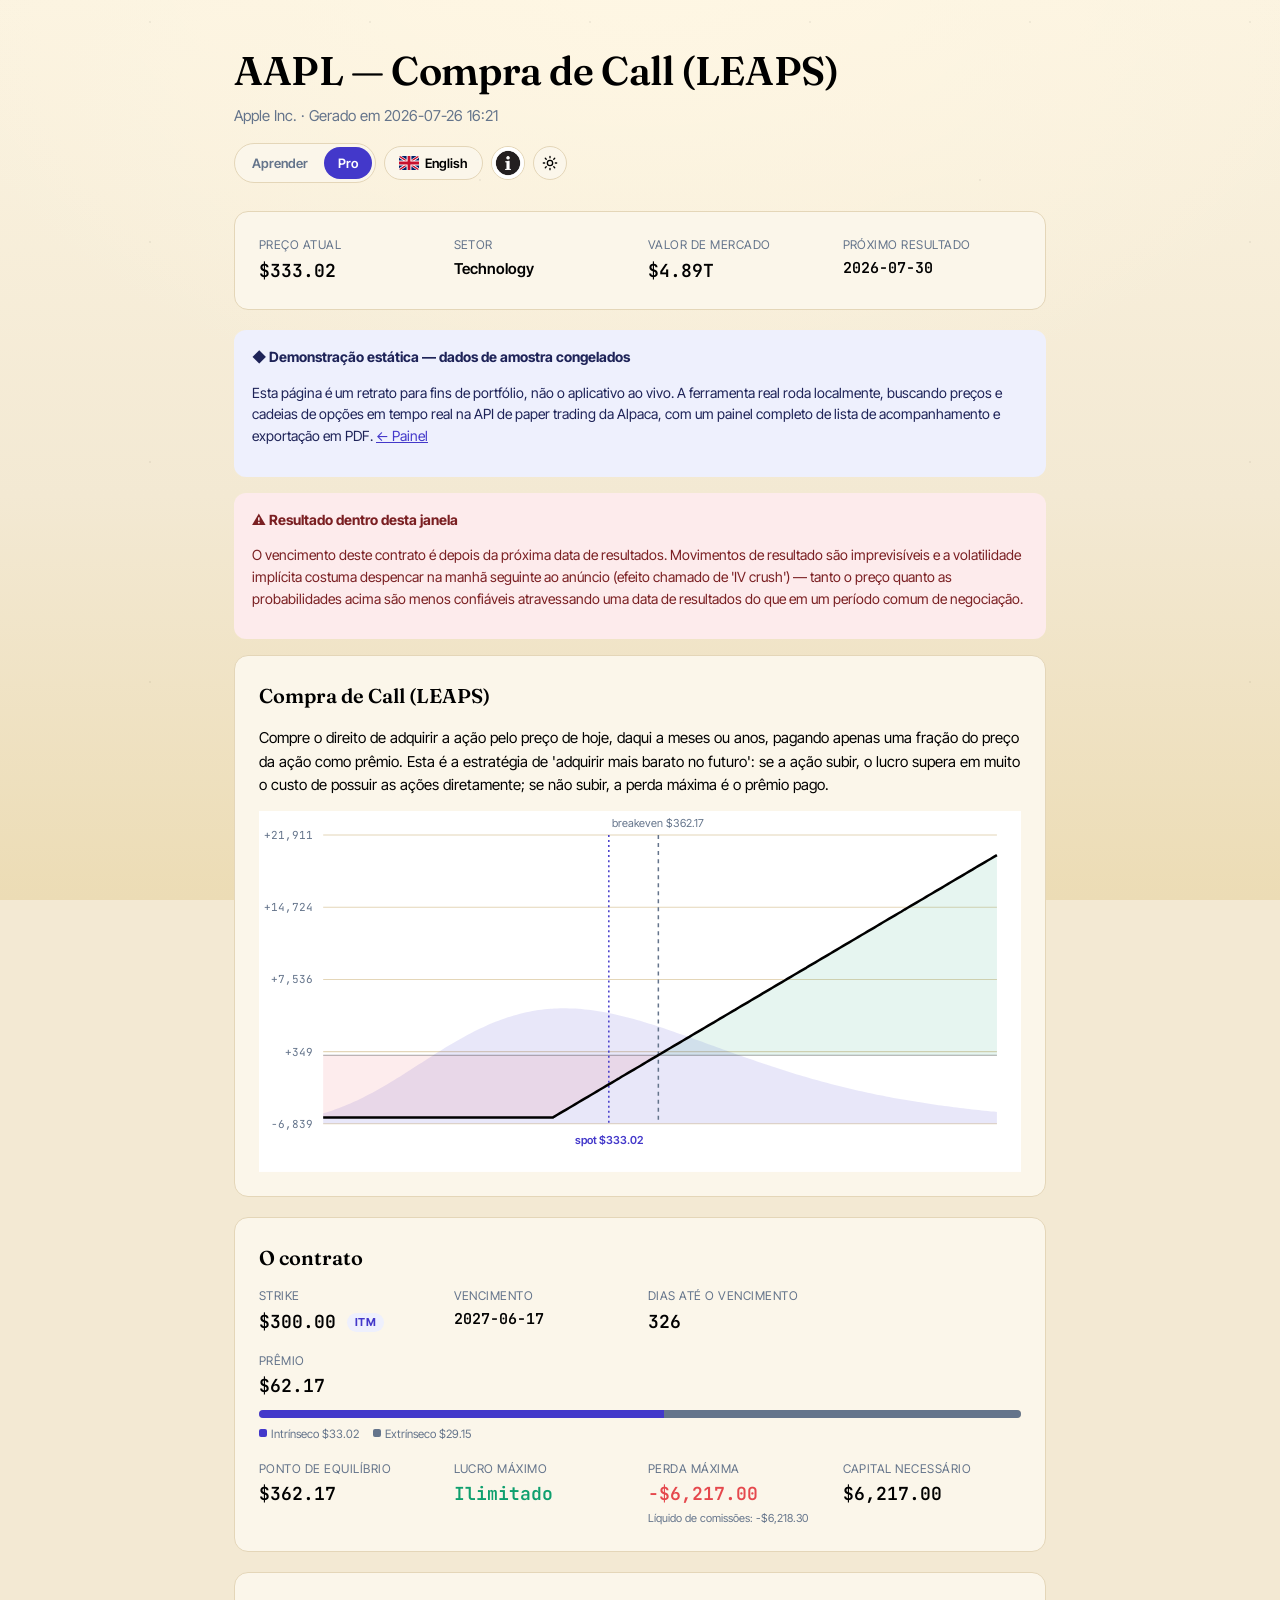
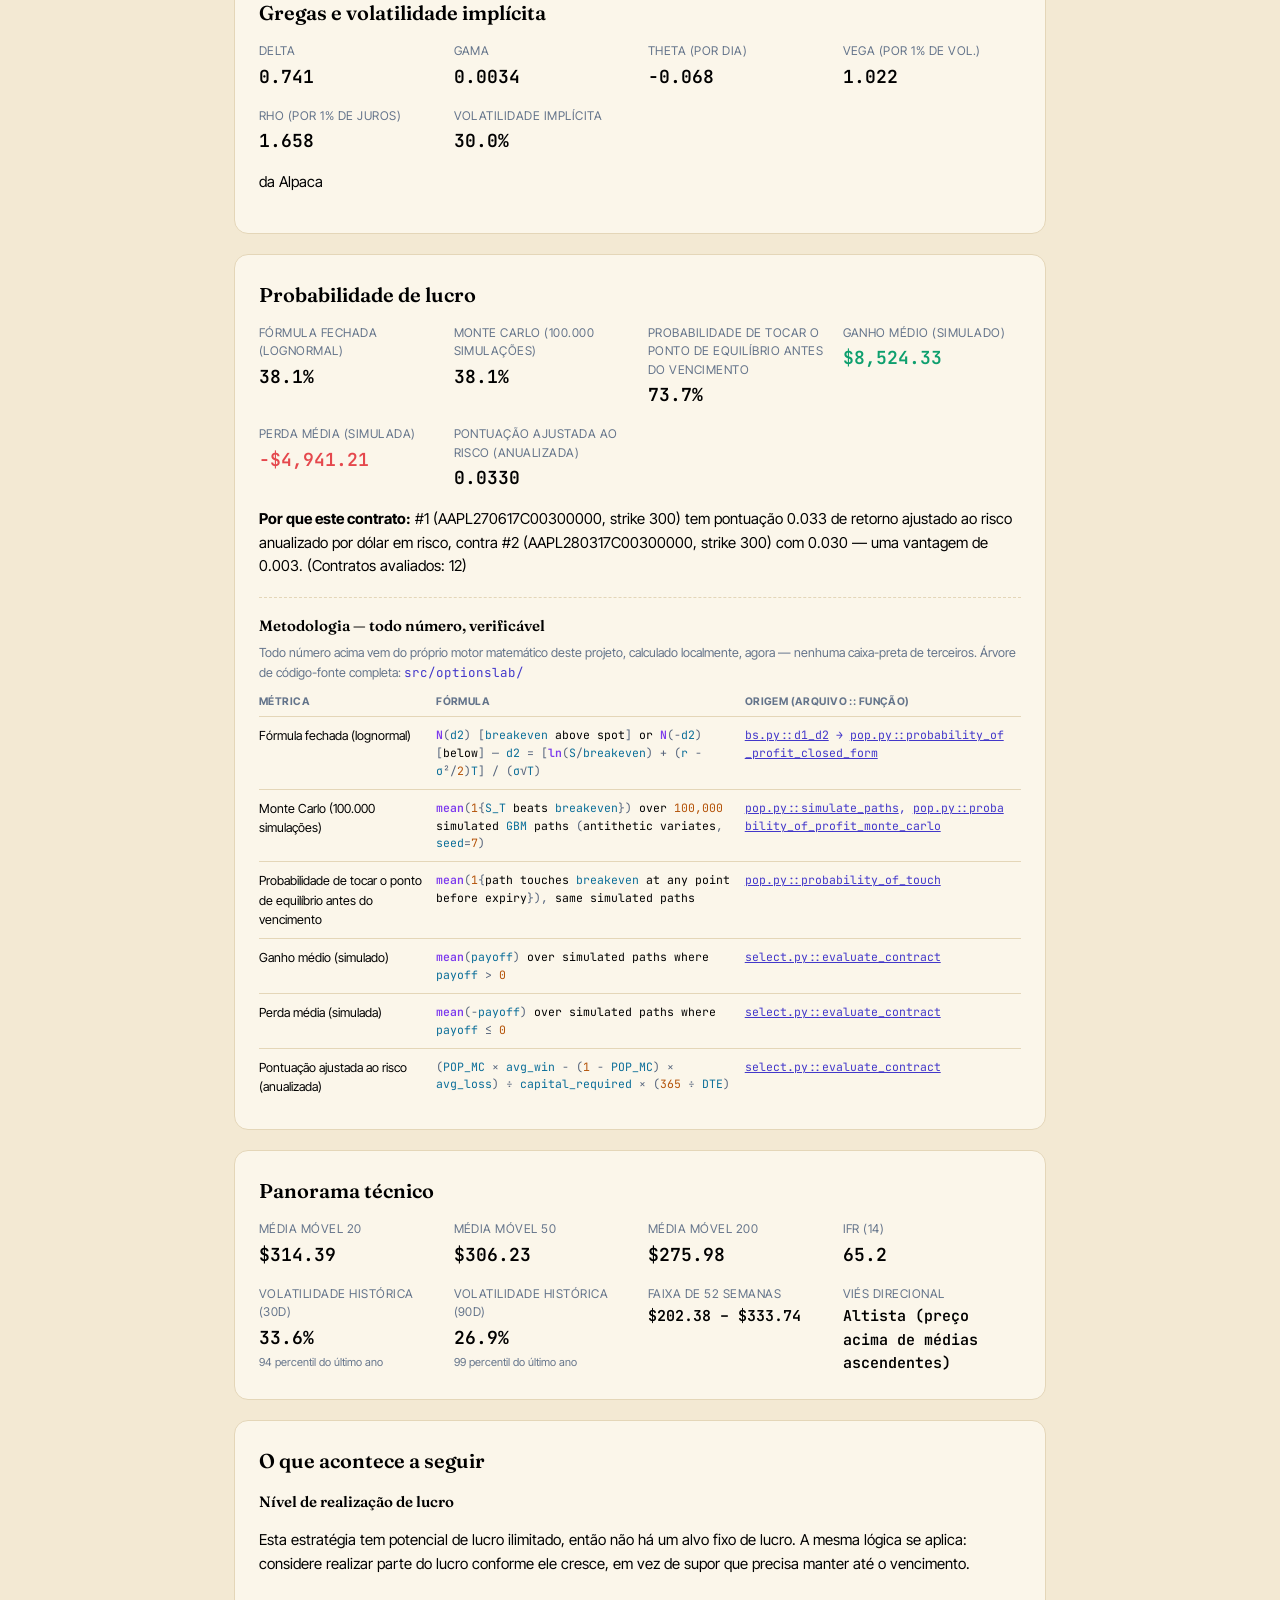
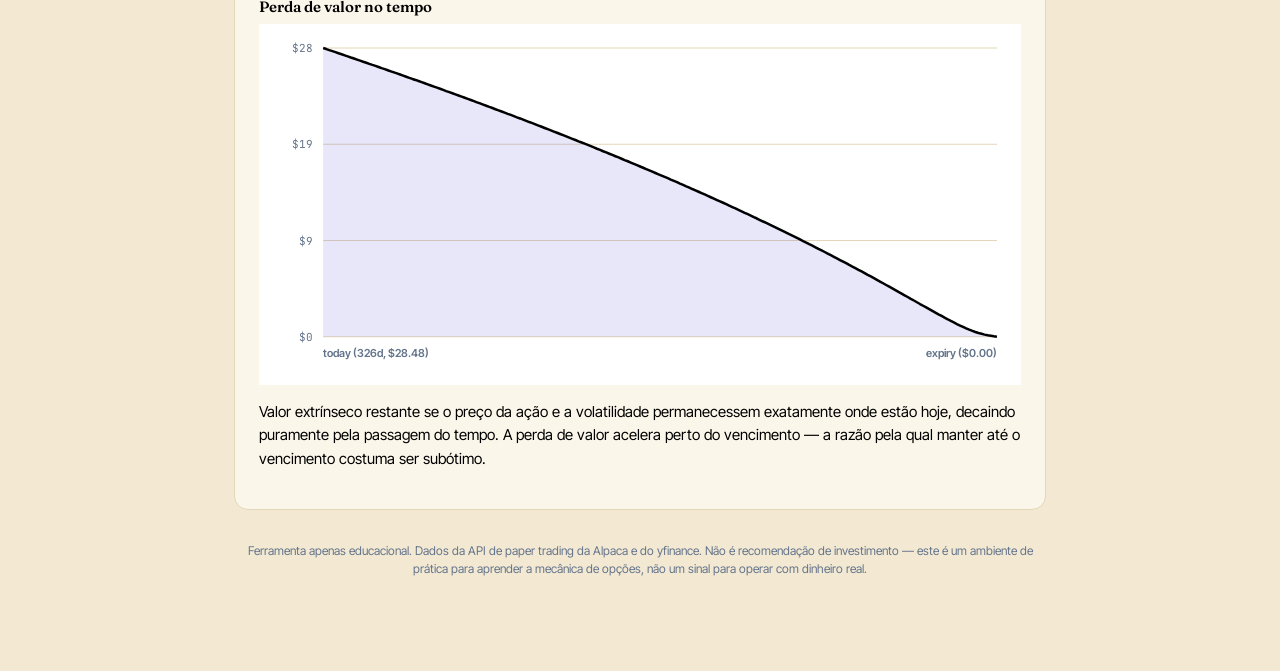
<file: docs/report-aapl-pt-pro.html>
<!doctype html>
<html lang="pt-BR">
<head>
<meta charset="utf-8">
<meta name="viewport" content="width=device-width, initial-scale=1">
<title>Análise de Opções — AAPL</title>
<script>
(function () {
  var t = localStorage.getItem("optionslab-theme");
  if (!t) { t = window.matchMedia("(prefers-color-scheme: dark)").matches ? "dark" : "light"; }
  document.documentElement.setAttribute("data-theme", t);
})();
</script>
<link rel="stylesheet" href="./css/report.css">
<script src="./js/theme.js"></script>
</head>
<body>
<div class="page">

  <header class="report-header">
    <div class="titles">
      <h1>AAPL — Compra de Call (LEAPS)</h1>
      <p class="subtitle">Apple Inc. · Gerado em 2026-07-26 16:21</p>
    </div>
    <div class="header-controls">
      <nav class="pill-toggle" aria-label="Report depth">
        <a href="report-aapl-pt-learn.html" class="">Aprender</a>
        <a href="report-aapl-pt-pro.html" class="active">Pro</a>
      </nav>
      <a class="flag-toggle" href="report-aapl-en-pro.html"><svg class="flag-icon" width="20" height="14" viewBox="0 0 20 14" aria-hidden="true">
  <clipPath id="uk-clip-rect"><rect width="20" height="14" rx="2"></rect></clipPath>
  <g clip-path="url(#uk-clip-rect)">
    <rect width="20" height="14" rx="2" fill="#012169"></rect>
    <path d="M0,0 L20,14 M20,0 L0,14" stroke="#FFFFFF" stroke-width="2.8"></path>
    <path d="M0,0 L8.4,5.6 M20,0 L11.6,5.6 M0,14 L8.4,8.4 M20,14 L11.6,8.4" stroke="#C8102E" stroke-width="1.4"></path>
    <path d="M10,0 V14 M0,7 H20" stroke="#FFFFFF" stroke-width="4.8"></path>
    <path d="M10,0 V14 M0,7 H20" stroke="#C8102E" stroke-width="2.8"></path>
  </g>
</svg> English</a>
      <button type="button" class="help-toggle" onclick="document.getElementById('help-modal').showModal()" aria-label="Help">
  <img src="./img/about.jpg" alt="">
</button>
      <button type="button" class="theme-toggle" onclick="toggleTheme()" aria-label="Toggle dark mode">
  <svg class="icon-sun" width="16" height="16" viewBox="0 0 24 24" fill="none" stroke="currentColor" stroke-width="2" stroke-linecap="round" stroke-linejoin="round" aria-hidden="true">
    <circle cx="12" cy="12" r="4"></circle>
    <path d="M12 2v2M12 20v2M4.93 4.93l1.41 1.41M17.66 17.66l1.41 1.41M2 12h2M20 12h2M4.93 19.07l1.41-1.41M17.66 6.34l1.41-1.41"></path>
  </svg>
  <svg class="icon-moon" width="16" height="16" viewBox="0 0 24 24" fill="currentColor" aria-hidden="true">
    <path d="M21 12.79A9 9 0 1111.21 3 7 7 0 0021 12.79z"></path>
  </svg>
</button>
    </div>
  </header>

  <dialog id="help-modal" class="help-modal">
  <div class="help-modal-inner">
    <button type="button" class="help-modal-close" onclick="document.getElementById('help-modal').close()" aria-label="Close">×</button>
    
      <h2>Como ler este aplicativo</h2>
<p class="help-lede">Uma referência curta e fundamental para cada número que esta ferramenta
mostra. Leia uma vez e depois use como um glossário sempre que um termo não for familiar.</p>

<h3>O que é uma opção, de fato</h3>
<p>Uma <strong>call</strong> é o direito (não a obrigação) de <em>comprar</em> 100 ações a um preço
fixo (o <strong>strike</strong>) a qualquer momento antes de uma data de <strong>vencimento</strong>.
Uma <strong>put</strong> é o direito de <em>vender</em> ao preço fixo. Você paga um
<strong>prêmio</strong> hoje por esse direito — o preço da opção, cotado por ação, mas sempre
representando um contrato de 100 ações, então um prêmio de $2,00 custa $200 do seu bolso.</p>

<h3>As quatro estratégias que esta ferramenta monta</h3>
<ul class="help-list">
  <li><strong>Compra de Call (LEAPS)</strong> — compre uma call de longo prazo (6–24 meses) para
  travar o preço de hoje em uma ação que você quer possuir mais no futuro, pagando uma fração do
  preço da ação em vez do valor total. Perda máxima é o prêmio; o ganho é ilimitado.</li>
  <li><strong>Venda de Put Coberta por Caixa</strong> — venda uma put, reservando o strike × 100
  inteiro em dinheiro. Você recebe o prêmio agora. No pior caso, você é obrigado a comprar a ação
  pelo strike — uma ação que você já queria, com desconto.</li>
  <li><strong>Venda de Call Coberta</strong> — venda uma call contra 100 ações que você já possui.
  Você recebe o prêmio; em troca, limita seu ganho acima do strike. Transforma ações paradas em
  renda.</li>
  <li><strong>Compra de Put Protetora</strong> — compre uma put contra ações que você já possui,
  como um seguro. Isso limita sua perda pelo custo do prêmio, enquanto seu ganho permanece
  totalmente aberto.</li>
</ul>

<h3>Painel de fundamentos</h3>
<p>O <strong>preço atual</strong> é o último fechamento da ação — o número sobre o qual todo o
resto deste relatório é construído. <strong>Setor</strong> e <strong>valor de mercado</strong> dão
contexto rápido sobre o tipo e o tamanho da empresa. O <strong>próximo resultado</strong> importa
mais do que parece: um movimento surpresa de resultados pode mexer com a ação muito mais do que um
dia comum de negociação.</p>

<h3>Avisos</h3>
<p>Esta ferramenta nunca esconde um contrato ruim — ela sinaliza e deixa você ver o porquê. Um
<strong>aviso de resultado</strong> significa que o contrato vence depois da próxima data de
resultados, então tanto o preço quanto as estimativas de probabilidade abaixo são menos confiáveis
atravessando essa data (a volatilidade implícita costuma despencar na manhã seguinte — efeito
chamado de <em>IV crush</em>). Um <strong>aviso de liquidez</strong> significa que o spread de
compra/venda ou o tamanho cotado está baixo, então você provavelmente perderia mais no spread do
que um strike mais líquido custaria. Um <strong>aviso de poder de compra</strong> significa que a
operação exige mais capital do que o poder de compra atual da sua conta simulada.</p>

<h3>O contrato</h3>
<ul class="help-list">
  <li><strong>Strike</strong> — o preço fixo escrito no contrato.</li>
  <li><strong>Ponto de equilíbrio (breakeven)</strong> — o strike ajustado pelo prêmio pago ou
  recebido. É esse preço, não o strike, que a posição realmente precisa superar para dar lucro.</li>
  <li><strong>Prêmio</strong> — o que a opção custa (ou paga a você) hoje, por contrato
  (×100 ações).</li>
  <li><strong>Lucro máximo / perda máxima</strong> — os melhores e piores resultados em dólares no
  vencimento.</li>
  <li><strong>Capital necessário</strong> — caixa ou margem que a posição imobiliza (o strike × 100
  inteiro para uma put coberta por caixa; o prêmio para uma call comprada ou put protetora).</li>
</ul>

<h3>Gregas e volatilidade implícita</h3>
<p>As gregas descrevem como o preço da opção reage a mudanças no mundo — cada uma isola uma
variável.</p>
<ul class="help-list">
  <li><strong>Delta</strong> — quanto o preço da opção se move a cada $1 de movimento na ação.
  Aproximadamente equivale à "probabilidade desta opção terminar dentro do dinheiro." Uma call com
  delta 0,30 se comporta como possuir 30 ações.</li>
  <li><strong>Gama</strong> — quão rápido o próprio delta muda conforme a ação se move. Gama alto
  significa que a exposição direcional da posição pode mudar rapidamente.</li>
  <li><strong>Theta</strong> — quanto valor a opção perde por dia corrido, tudo o mais constante.
  Essa é a "corrosão do tempo" que todo operador de opções precisa respeitar — trabalha contra quem
  compra opções e a favor de quem vende.</li>
  <li><strong>Vega</strong> — quanto o preço da opção se move a cada 1 ponto percentual de mudança
  na volatilidade implícita. Opções compradas ganham valor quando a volatilidade sobe; opções
  vendidas perdem valor.</li>
  <li><strong>Rho</strong> — sensibilidade a taxas de juros. Geralmente o menor efeito dos cinco,
  mais relevante para LEAPS de longo prazo do que operações de curto prazo.</li>
  <li><strong>Volatilidade implícita (IV)</strong> — a previsão do mercado de quanto a ação vai
  oscilar, extraída do preço da opção. IV mais alta significa prêmios mais caros e movimentos
  esperados maiores.</li>
</ul>
<p>Sempre que a Alpaca não cota as gregas para um contrato (comum em contratos ilíquidos ou que
vencem no mesmo dia), esta ferramenta as calcula localmente com seu próprio motor Black-Scholes e
as rotula como "calculado localmente" — assim você sempre sabe se um número veio do mercado ou de
um modelo.</p>

<h3>Probabilidade de lucro</h3>
<p>Esta é a seção com o maior padrão de rigor em todo o relatório — veja o bloco de
<strong>Metodologia</strong> logo abaixo dela em cada relatório, com a fórmula exata e o arquivo de
origem por trás de cada número. Em linguagem simples:</p>
<ul class="help-list">
  <li><strong>Fórmula fechada (lognormal)</strong> — uma fórmula de livro-texto (o próprio termo de
  probabilidade de Black-Scholes) assumindo que o preço futuro da ação segue uma distribuição
  lognormal. Rápida, exata dada essa suposição, e a primeira resposta padrão da indústria.</li>
  <li><strong>Monte Carlo</strong> — em vez de confiar na fórmula, esta ferramenta de fato simula
  100.000 trajetórias possíveis de preço futuro para a ação e conta quantas vezes a posição termina
  lucrativa. É a mesma suposição da fórmula fechada (movimento browniano geométrico), verificada
  por força bruta em vez de álgebra — se as duas divergirem mais do que o esperado, o relatório
  avisa.</li>
  <li><strong>Probabilidade de toque</strong> — a fórmula fechada e o Monte Carlo respondem "onde o
  preço termina no vencimento?" Esta pergunta algo diferente, e frequentemente mais prático: "o
  preço toca o ponto de equilíbrio em algum momento antes do vencimento?" Costuma ser maior que a
  probabilidade terminal, já que um preço pode tocar um nível e voltar.</li>
  <li><strong>Ganho médio / perda média</strong> — das mesmas 100.000 trajetórias simuladas, o
  resultado médio em dólares entre as trajetórias que terminaram lucrativas, e entre as que não
  terminaram.</li>
  <li><strong>Pontuação ajustada ao risco</strong> — combina probabilidade, ganho médio, perda
  média e capital em risco em um único número anualizado, usado para ranquear contratos candidatos
  entre si. Responde "qual contrato oferece o melhor retorno por dólar arriscado por ano," não
  "qual contrato vai vencer."</li>
</ul>
<p>Uma ressalva honesta que se aplica a tudo acima: sob as próprias premissas neutras a risco do
modelo, o lucro <em>esperado</em> de qualquer opção é aproximadamente zero menos custos de
negociação. Essas probabilidades descrevem resultados prováveis sob a precificação atual do
mercado — não são uma vantagem positiva. Uma operação lucrativa, no fim, exige uma visão direcional
que este modelo não possui.</p>

<h3>Panorama técnico</h3>
<ul class="help-list">
  <li><strong>MM 20 / 50 / 200</strong> — médias móveis simples dos últimos 20, 50 e 200 dias de
  negociação. Preço empilhado acima de médias ascendentes é a definição clássica de livro-texto de
  uma tendência de alta.</li>
  <li><strong>IFR (14)</strong> — Índice de Força Relativa, um medidor de momentum de 0 a 100.
  Tradicionalmente, acima de 70 é considerado "sobrecomprado" e abaixo de 30 "sobrevendido," embora
  tendências fortes possam permanecer em extremos por muito tempo.</li>
  <li><strong>Volatilidade histórica (30d / 90d)</strong> — quanto a ação de fato se moveu,
  anualizada, nos últimos 30 e 90 dias — a contraparte realizada da volatilidade implícita. O
  percentil mostrado ranqueia a leitura atual contra o último ano, para você saber se a volatilidade
  de hoje está incomumente calma ou incomumente selvagem para esta ação específica.</li>
  <li><strong>Faixa de 52 semanas</strong> — o menor e o maior fechamento no último ano.</li>
  <li><strong>Viés direcional</strong> — uma leitura simples de como as médias móveis estão
  empilhadas: altista, baixista, misto, ou histórico ainda insuficiente.</li>
</ul>

<h3>Usando esta ferramenta com responsabilidade</h3>
<p>Toda operação neste aplicativo roda contra a conta de <strong>paper trading</strong> da Alpaca —
dados reais de mercado, zero dinheiro real. Isso é proposital: a forma mais rápida de construir
intuição real sobre opções é observar muitos contratos se desenrolarem sem o custo de errar. Nada
aqui é recomendação de investimento, e nenhuma ordem é enviada automaticamente — este é um ambiente
de aprendizado para entender a mecânica antes de você arriscar um único dólar de verdade.</p>
    
  </div>
</dialog>

  <section class="panel">
    <div class="stat-row">
      <div class="stat">
        <span class="label">Preço atual</span>
        <span class="value">$333.02</span>
      </div>
      <div class="stat">
        <span class="label">Setor</span>
        <span class="value" style="font-family: var(--font-body); font-size: 15px;">Technology</span>
      </div>
      <div class="stat">
        <span class="label">Valor de mercado</span>
        <span class="value">$4.89T</span>
      </div>
      <div class="stat">
        <span class="label">Próximo resultado</span>
        <span class="value" style="font-size: 15px;">2026-07-30</span>
      </div>
    </div>
  </section>

  
  <div class="warning static-demo">
    <h3>◆ Demonstração estática — dados de amostra congelados</h3>
    <p>Esta página é um retrato para fins de portfólio, não o aplicativo ao vivo. A ferramenta real roda localmente, buscando preços e cadeias de opções em tempo real na API de paper trading da Alpaca, com um painel completo de lista de acompanhamento e exportação em PDF. <a href="index.html">← Painel</a></p>
  </div>
  

  
  <div class="warning earnings">
    <h3>⚠ Resultado dentro desta janela</h3>
    <p>O vencimento deste contrato é depois da próxima data de resultados. Movimentos de resultado são imprevisíveis e a volatilidade implícita costuma despencar na manhã seguinte ao anúncio (efeito chamado de &#39;IV crush&#39;) — tanto o preço quanto as probabilidades acima são menos confiáveis atravessando uma data de resultados do que em um período comum de negociação.</p>
  </div>
  

  

  

  

  <section class="panel">
    <h2>Compra de Call (LEAPS)</h2>
    <p class="blurb">Compre o direito de adquirir a ação pelo preço de hoje, daqui a meses ou anos, pagando apenas uma fração do preço da ação como prêmio. Esta é a estratégia de &#39;adquirir mais barato no futuro&#39;: se a ação subir, o lucro supera em muito o custo de possuir as ações diretamente; se não subir, a perda máxima é o prêmio pago.</p>
    <svg viewBox="0 0 760 360" xmlns="http://www.w3.org/2000/svg" class="payoff-svg" role="img"
     aria-label="Payoff diagram with probability ribbon">
  <rect x="0" y="0" width="760" height="360" fill="white" />
  <line x1="64" y1="312.0" x2="736" y2="312.0" stroke="#E4D6B8" stroke-width="1" /><text x="54" y="316.0" text-anchor="end" font-family="JetBrains Mono, monospace" font-size="11" fill="#64748B">-6,839</text><line x1="64" y1="240.0" x2="736" y2="240.0" stroke="#E4D6B8" stroke-width="1" /><text x="54" y="244.0" text-anchor="end" font-family="JetBrains Mono, monospace" font-size="11" fill="#64748B">+349</text><line x1="64" y1="168.0" x2="736" y2="168.0" stroke="#E4D6B8" stroke-width="1" /><text x="54" y="172.0" text-anchor="end" font-family="JetBrains Mono, monospace" font-size="11" fill="#64748B">+7,536</text><line x1="64" y1="96.0" x2="736" y2="96.0" stroke="#E4D6B8" stroke-width="1" /><text x="54" y="100.0" text-anchor="end" font-family="JetBrains Mono, monospace" font-size="11" fill="#64748B">+14,724</text><line x1="64" y1="24.0" x2="736" y2="24.0" stroke="#E4D6B8" stroke-width="1" /><text x="54" y="28.0" text-anchor="end" font-family="JetBrains Mono, monospace" font-size="11" fill="#64748B">+21,911</text>

  <path d="M 64.0,312.0 L 64.0,301.5 67.1,300.6 70.1,299.6 73.2,298.6 76.3,297.5 79.3,296.4 82.4,295.3 85.5,294.0 88.5,292.8 91.6,291.5 94.7,290.1 97.8,288.7 100.8,287.2 103.9,285.7 107.0,284.1 110.0,282.5 113.1,280.9 116.2,279.2 119.2,277.5 122.3,275.8 125.4,274.0 128.4,272.2 131.5,270.3 134.6,268.5 137.6,266.6 140.7,264.7 143.8,262.7 146.8,260.8 149.9,258.8 153.0,256.9 156.1,254.9 159.1,252.9 162.2,251.0 165.3,249.0 168.3,247.0 171.4,245.1 174.5,243.1 177.5,241.2 180.6,239.3 183.7,237.4 186.7,235.5 189.8,233.7 192.9,231.8 195.9,230.1 199.0,228.3 202.1,226.6 205.2,224.9 208.2,223.2 211.3,221.6 214.4,220.0 217.4,218.5 220.5,217.0 223.6,215.6 226.6,214.2 229.7,212.8 232.8,211.5 235.8,210.3 238.9,209.1 242.0,208.0 245.0,206.9 248.1,205.8 251.2,204.9 254.2,203.9 257.3,203.1 260.4,202.3 263.5,201.5 266.5,200.8 269.6,200.2 272.7,199.6 275.7,199.1 278.8,198.6 281.9,198.2 284.9,197.8 288.0,197.5 291.1,197.3 292.9,197.2 294.1,197.1 297.2,196.9 300.3,196.8 303.3,196.8 306.4,196.8 309.5,196.9 312.5,197.0 315.6,197.1 318.7,197.3 321.8,197.6 324.8,197.9 327.9,198.2 331.0,198.6 334.0,199.0 337.1,199.4 340.2,199.9 343.2,200.5 346.3,201.0 348.9,201.5 349.4,201.6 352.4,202.3 355.5,202.9 358.6,203.6 361.6,204.4 364.7,205.1 367.8,205.9 370.8,206.7 373.9,207.5 377.0,208.4 380.1,209.3 383.1,210.2 386.2,211.1 389.3,212.1 392.3,213.0 395.4,214.0 398.3,214.9 398.5,215.0 401.5,216.0 404.6,217.0 407.7,218.1 410.7,219.1 413.8,220.2 416.9,221.3 419.9,222.3 423.0,223.4 426.1,224.5 429.2,225.6 432.2,226.7 435.3,227.8 438.4,228.9 441.4,230.0 444.5,231.2 447.6,232.3 450.6,233.4 453.7,234.5 456.8,235.6 459.8,236.7 462.9,237.9 466.0,239.0 469.0,240.1 472.1,241.2 475.2,242.3 478.2,243.4 481.3,244.4 484.4,245.5 487.5,246.6 490.5,247.7 493.6,248.7 496.7,249.8 499.7,250.8 502.8,251.9 505.9,252.9 508.9,253.9 512.0,254.9 515.1,255.9 518.1,256.9 521.2,257.9 524.3,258.9 527.3,259.8 530.4,260.8 533.5,261.7 536.5,262.7 539.6,263.6 542.7,264.5 545.8,265.4 548.8,266.3 551.9,267.2 555.0,268.0 558.0,268.9 561.1,269.7 564.2,270.5 567.2,271.4 570.3,272.2 573.4,273.0 576.4,273.7 579.5,274.5 582.6,275.3 585.6,276.0 588.7,276.8 591.8,277.5 594.8,278.2 597.9,278.9 601.0,279.6 604.1,280.3 607.1,280.9 610.2,281.6 613.3,282.2 616.3,282.9 619.4,283.5 622.5,284.1 625.5,284.7 628.6,285.3 631.7,285.9 634.7,286.4 637.8,287.0 640.9,287.6 643.9,288.1 647.0,288.6 650.1,289.1 653.2,289.6 656.2,290.1 659.3,290.6 662.4,291.1 665.4,291.6 668.5,292.1 671.6,292.5 674.6,292.9 677.7,293.4 680.8,293.8 683.8,294.2 686.9,294.6 690.0,295.0 693.0,295.4 696.1,295.8 699.2,296.2 702.2,296.6 705.3,296.9 708.4,297.3 711.5,297.6 714.5,298.0 717.6,298.3 720.7,298.6 723.7,298.9 726.8,299.2 729.9,299.6 732.9,299.8 736.0,300.1 L 736.0,312.0 Z" fill="#4338CA" fill-opacity="0.12" stroke="none" />

  <path d="M 64.0,243.5 L 64.0,305.8 67.1,305.8 70.1,305.8 73.2,305.8 76.3,305.8 79.3,305.8 82.4,305.8 85.5,305.8 88.5,305.8 91.6,305.8 94.7,305.8 97.8,305.8 100.8,305.8 103.9,305.8 107.0,305.8 110.0,305.8 113.1,305.8 116.2,305.8 119.2,305.8 122.3,305.8 125.4,305.8 128.4,305.8 131.5,305.8 134.6,305.8 137.6,305.8 140.7,305.8 143.8,305.8 146.8,305.8 149.9,305.8 153.0,305.8 156.1,305.8 159.1,305.8 162.2,305.8 165.3,305.8 168.3,305.8 171.4,305.8 174.5,305.8 177.5,305.8 180.6,305.8 183.7,305.8 186.7,305.8 189.8,305.8 192.9,305.8 195.9,305.8 199.0,305.8 202.1,305.8 205.2,305.8 208.2,305.8 211.3,305.8 214.4,305.8 217.4,305.8 220.5,305.8 223.6,305.8 226.6,305.8 229.7,305.8 232.8,305.8 235.8,305.8 238.9,305.8 242.0,305.8 245.0,305.8 248.1,305.8 251.2,305.8 254.2,305.8 257.3,305.8 260.4,305.8 263.5,305.8 266.5,305.8 269.6,305.8 272.7,305.8 275.7,305.8 278.8,305.8 281.9,305.8 284.9,305.8 288.0,305.8 291.1,305.8 292.9,305.8 294.1,305.0 297.2,303.2 300.3,301.4 303.3,299.6 306.4,297.8 309.5,296.0 312.5,294.2 315.6,292.3 318.7,290.5 321.8,288.7 324.8,286.9 327.9,285.1 331.0,283.3 334.0,281.5 337.1,279.6 340.2,277.8 343.2,276.0 346.3,274.2 348.9,272.7 349.4,272.4 352.4,270.6 355.5,268.8 358.6,267.0 361.6,265.1 364.7,263.3 367.8,261.5 370.8,259.7 373.9,257.9 377.0,256.1 380.1,254.3 383.1,252.5 386.2,250.6 389.3,248.8 392.3,247.0 395.4,245.2 398.3,243.5 L 398.3,243.5 Z" fill="#E5484D" fill-opacity="0.10" stroke="none" />
  <path d="M 398.3,243.5 L 398.3,243.5 398.5,243.4 401.5,241.6 404.6,239.8 407.7,237.9 410.7,236.1 413.8,234.3 416.9,232.5 419.9,230.7 423.0,228.9 426.1,227.1 429.2,225.3 432.2,223.4 435.3,221.6 438.4,219.8 441.4,218.0 444.5,216.2 447.6,214.4 450.6,212.6 453.7,210.8 456.8,208.9 459.8,207.1 462.9,205.3 466.0,203.5 469.0,201.7 472.1,199.9 475.2,198.1 478.2,196.2 481.3,194.4 484.4,192.6 487.5,190.8 490.5,189.0 493.6,187.2 496.7,185.4 499.7,183.6 502.8,181.7 505.9,179.9 508.9,178.1 512.0,176.3 515.1,174.5 518.1,172.7 521.2,170.9 524.3,169.1 527.3,167.2 530.4,165.4 533.5,163.6 536.5,161.8 539.6,160.0 542.7,158.2 545.8,156.4 548.8,154.5 551.9,152.7 555.0,150.9 558.0,149.1 561.1,147.3 564.2,145.5 567.2,143.7 570.3,141.9 573.4,140.0 576.4,138.2 579.5,136.4 582.6,134.6 585.6,132.8 588.7,131.0 591.8,129.2 594.8,127.4 597.9,125.5 601.0,123.7 604.1,121.9 607.1,120.1 610.2,118.3 613.3,116.5 616.3,114.7 619.4,112.8 622.5,111.0 625.5,109.2 628.6,107.4 631.7,105.6 634.7,103.8 637.8,102.0 640.9,100.2 643.9,98.3 647.0,96.5 650.1,94.7 653.2,92.9 656.2,91.1 659.3,89.3 662.4,87.5 665.4,85.7 668.5,83.8 671.6,82.0 674.6,80.2 677.7,78.4 680.8,76.6 683.8,74.8 686.9,73.0 690.0,71.1 693.0,69.3 696.1,67.5 699.2,65.7 702.2,63.9 705.3,62.1 708.4,60.3 711.5,58.5 714.5,56.6 717.6,54.8 720.7,53.0 723.7,51.2 726.8,49.4 729.9,47.6 732.9,45.8 736.0,44.0 L 736.0,243.5 Z" fill="#0E9F6E" fill-opacity="0.10" stroke="none" />

  <line x1="64" y1="243.5" x2="736" y2="243.5"
        stroke="#000000" stroke-width="1" stroke-opacity="0.35" />

  <line x1="398.3" y1="24" x2="398.3" y2="312.0"
        stroke="#64748B" stroke-width="1.5" stroke-dasharray="4 4" />
  <text x="398.3" y="16" text-anchor="middle"
        font-family="Inter Tight, sans-serif" font-size="11" fill="#64748B">
    breakeven $362.17</text>

  <line x1="348.9" y1="24" x2="348.9" y2="312.0"
        stroke="#4338CA" stroke-width="1.5" stroke-dasharray="2 3" />
  <text x="348.9" y="332" text-anchor="middle"
        font-family="Inter Tight, sans-serif" font-size="11" font-weight="600" fill="#4338CA">
    spot $333.02</text>

  <path d="M 64.0,305.8 67.1,305.8 70.1,305.8 73.2,305.8 76.3,305.8 79.3,305.8 82.4,305.8 85.5,305.8 88.5,305.8 91.6,305.8 94.7,305.8 97.8,305.8 100.8,305.8 103.9,305.8 107.0,305.8 110.0,305.8 113.1,305.8 116.2,305.8 119.2,305.8 122.3,305.8 125.4,305.8 128.4,305.8 131.5,305.8 134.6,305.8 137.6,305.8 140.7,305.8 143.8,305.8 146.8,305.8 149.9,305.8 153.0,305.8 156.1,305.8 159.1,305.8 162.2,305.8 165.3,305.8 168.3,305.8 171.4,305.8 174.5,305.8 177.5,305.8 180.6,305.8 183.7,305.8 186.7,305.8 189.8,305.8 192.9,305.8 195.9,305.8 199.0,305.8 202.1,305.8 205.2,305.8 208.2,305.8 211.3,305.8 214.4,305.8 217.4,305.8 220.5,305.8 223.6,305.8 226.6,305.8 229.7,305.8 232.8,305.8 235.8,305.8 238.9,305.8 242.0,305.8 245.0,305.8 248.1,305.8 251.2,305.8 254.2,305.8 257.3,305.8 260.4,305.8 263.5,305.8 266.5,305.8 269.6,305.8 272.7,305.8 275.7,305.8 278.8,305.8 281.9,305.8 284.9,305.8 288.0,305.8 291.1,305.8 292.9,305.8 294.1,305.0 297.2,303.2 300.3,301.4 303.3,299.6 306.4,297.8 309.5,296.0 312.5,294.2 315.6,292.3 318.7,290.5 321.8,288.7 324.8,286.9 327.9,285.1 331.0,283.3 334.0,281.5 337.1,279.6 340.2,277.8 343.2,276.0 346.3,274.2 348.9,272.7 349.4,272.4 352.4,270.6 355.5,268.8 358.6,267.0 361.6,265.1 364.7,263.3 367.8,261.5 370.8,259.7 373.9,257.9 377.0,256.1 380.1,254.3 383.1,252.5 386.2,250.6 389.3,248.8 392.3,247.0 395.4,245.2 398.3,243.5 398.5,243.4 401.5,241.6 404.6,239.8 407.7,237.9 410.7,236.1 413.8,234.3 416.9,232.5 419.9,230.7 423.0,228.9 426.1,227.1 429.2,225.3 432.2,223.4 435.3,221.6 438.4,219.8 441.4,218.0 444.5,216.2 447.6,214.4 450.6,212.6 453.7,210.8 456.8,208.9 459.8,207.1 462.9,205.3 466.0,203.5 469.0,201.7 472.1,199.9 475.2,198.1 478.2,196.2 481.3,194.4 484.4,192.6 487.5,190.8 490.5,189.0 493.6,187.2 496.7,185.4 499.7,183.6 502.8,181.7 505.9,179.9 508.9,178.1 512.0,176.3 515.1,174.5 518.1,172.7 521.2,170.9 524.3,169.1 527.3,167.2 530.4,165.4 533.5,163.6 536.5,161.8 539.6,160.0 542.7,158.2 545.8,156.4 548.8,154.5 551.9,152.7 555.0,150.9 558.0,149.1 561.1,147.3 564.2,145.5 567.2,143.7 570.3,141.9 573.4,140.0 576.4,138.2 579.5,136.4 582.6,134.6 585.6,132.8 588.7,131.0 591.8,129.2 594.8,127.4 597.9,125.5 601.0,123.7 604.1,121.9 607.1,120.1 610.2,118.3 613.3,116.5 616.3,114.7 619.4,112.8 622.5,111.0 625.5,109.2 628.6,107.4 631.7,105.6 634.7,103.8 637.8,102.0 640.9,100.2 643.9,98.3 647.0,96.5 650.1,94.7 653.2,92.9 656.2,91.1 659.3,89.3 662.4,87.5 665.4,85.7 668.5,83.8 671.6,82.0 674.6,80.2 677.7,78.4 680.8,76.6 683.8,74.8 686.9,73.0 690.0,71.1 693.0,69.3 696.1,67.5 699.2,65.7 702.2,63.9 705.3,62.1 708.4,60.3 711.5,58.5 714.5,56.6 717.6,54.8 720.7,53.0 723.7,51.2 726.8,49.4 729.9,47.6 732.9,45.8 736.0,44.0" fill="none" stroke="#000000" stroke-width="2.5" stroke-linejoin="round" />
</svg>
  </section>

  <section class="panel">
    <h2>O contrato</h2>
    
    <div class="stat-row">
      <div class="stat">
        <span class="label">Strike</span>
        <span class="value">$300.00 <span class="moneyness-badge moneyness-itm">ITM</span></span>
      </div>
      <div class="stat">
        <span class="label">Vencimento</span>
        <span class="value" style="font-size: 15px;">2027-06-17</span>
      </div>
      <div class="stat">
        <span class="label">Dias até o vencimento</span>
        <span class="value">326</span>
      </div>
      <div class="stat stat-wide">
        <span class="label">Prêmio</span>
        <span class="value">$62.17</span>
        <div class="premium-split-bar">
          <div class="premium-split-intrinsic" style="width: 53.11243364967023%"></div>
          <div class="premium-split-extrinsic" style="width: 46.88756635032977%"></div>
        </div>
        <div class="premium-split-legend">
          <span><span class="swatch swatch-intrinsic"></span>Intrínseco $33.02</span>
          <span><span class="swatch swatch-extrinsic"></span>Extrínseco $29.15</span>
        </div>
      </div>
      <div class="stat">
        <span class="label">Ponto de equilíbrio</span>
        <span class="value">$362.17</span>
      </div>
      <div class="stat">
        <span class="label">Lucro máximo</span>
        <span class="value pl-positive">
          Ilimitado
        </span>
        
      </div>
      <div class="stat">
        <span class="label">Perda máxima</span>
        <span class="value pl-negative">-$6,217.00</span>
        <span class="caption">Líquido de comissões: -$6,218.30</span>
      </div>
      <div class="stat">
        <span class="label">Capital necessário</span>
        <span class="value">$6,217.00</span>
      </div>
    </div>
    
    
  </section>

  <section class="panel">
    <h2>Gregas e volatilidade implícita</h2>
    
    <div class="stat-row">
      <div class="stat">
        <span class="label">Delta</span>
        <span class="value ">0.741</span>
      </div>
      <div class="stat">
        <span class="label">Gama</span>
        <span class="value ">0.0034</span>
      </div>
      <div class="stat">
        <span class="label">Theta (por dia)</span>
        <span class="value ">-0.068</span>
      </div>
      <div class="stat">
        <span class="label">Vega (por 1% de vol.)</span>
        <span class="value ">1.022</span>
      </div>
      <div class="stat">
        <span class="label">Rho (por 1% de juros)</span>
        <span class="value ">1.658</span>
      </div>
      <div class="stat">
        <span class="label">Volatilidade implícita</span>
        <span class="value ">30.0%</span>
      </div>
    </div>
    <p class="caption">
      
        da Alpaca
      
    </p>
  </section>

  <section class="panel">
    <h2>Probabilidade de lucro</h2>
    
    <div class="stat-row">
      <div class="stat">
        <span class="label">Fórmula fechada (lognormal)</span>
        <span class="value">38.1%</span>
      </div>
      <div class="stat">
        <span class="label">Monte Carlo (100.000 simulações)</span>
        <span class="value">38.1%</span>
      </div>
      <div class="stat">
        <span class="label">Probabilidade de tocar o ponto de equilíbrio antes do vencimento</span>
        <span class="value">73.7%</span>
      </div>
      <div class="stat">
        <span class="label">Ganho médio (simulado)</span>
        <span class="value pl-positive">$8,524.33</span>
      </div>
      <div class="stat">
        <span class="label">Perda média (simulada)</span>
        <span class="value pl-negative">-$4,941.21</span>
      </div>
      <div class="stat">
        <span class="label">Pontuação ajustada ao risco (anualizada)</span>
        <span class="value">0.0330</span>
      </div>
    </div>
    
    
    
    <p class="caption"><strong>Por que este contrato:</strong> #1 (AAPL270617C00300000, strike 300) tem pontuação 0.033 de retorno ajustado ao risco anualizado por dólar em risco, contra #2 (AAPL280317C00300000, strike 300) com 0.030 — uma vantagem de 0.003. (Contratos avaliados: 12)</p>
    

    <div class="methodology">
      <h3>Metodologia — todo número, verificável</h3>
      <p class="methodology-intro">Todo número acima vem do próprio motor matemático deste projeto, calculado localmente, agora — nenhuma caixa-preta de terceiros. Árvore de código-fonte completa: <span class="path">src/optionslab/</span></p>
      <div class="methodology-table-wrap">
        <table class="methodology-table">
          <thead>
            <tr>
              <th>Métrica</th>
              <th>Fórmula</th>
              <th>Origem (arquivo :: função)</th>
            </tr>
          </thead>
          <tbody>
            
            <tr>
              <td>Fórmula fechada (lognormal)</td>
              <td class="formula"><span class="tok-func">N</span><span class="tok-op">(</span><span class="tok-ident">d2</span><span class="tok-op">)</span> <span class="tok-op">[</span><span class="tok-ident">breakeven</span> above spot<span class="tok-op">]</span> or <span class="tok-func">N</span><span class="tok-op">(</span><span class="tok-op">−</span><span class="tok-ident">d2</span><span class="tok-op">)</span> <span class="tok-op">[</span>below<span class="tok-op">]</span> <span class="tok-op">—</span> <span class="tok-ident">d2</span> <span class="tok-op">=</span> <span class="tok-op">[</span><span class="tok-func">ln</span><span class="tok-op">(</span><span class="tok-ident">S</span><span class="tok-op">/</span><span class="tok-ident">breakeven</span><span class="tok-op">)</span> <span class="tok-op">+</span> <span class="tok-op">(</span><span class="tok-ident">r</span> <span class="tok-op">−</span> <span class="tok-ident">σ</span><span class="tok-op">²</span><span class="tok-op">/</span><span class="tok-num">2</span><span class="tok-op">)</span><span class="tok-ident">T</span><span class="tok-op">]</span> <span class="tok-op">/</span> <span class="tok-op">(</span><span class="tok-ident">σ</span><span class="tok-op">√</span><span class="tok-ident">T</span><span class="tok-op">)</span></td>
              <td class="source"><a href="https://github.com/dennyscottjupiter-spec/options-learning/blob/main/src/optionslab/bs.py#L28">bs.py::d1_d2</a> → <a href="https://github.com/dennyscottjupiter-spec/options-learning/blob/main/src/optionslab/pop.py#L33">pop.py::probability_of_profit_closed_form</a></td>
            </tr>
            
            <tr>
              <td>Monte Carlo (100.000 simulações)</td>
              <td class="formula"><span class="tok-func">mean</span><span class="tok-op">(</span><span class="tok-num">1</span><span class="tok-op">{</span><span class="tok-ident">S_T</span> beats <span class="tok-ident">breakeven</span><span class="tok-op">}</span><span class="tok-op">)</span> over <span class="tok-num">100,000</span> simulated <span class="tok-ident">GBM</span> paths <span class="tok-op">(</span>antithetic variates<span class="tok-op">,</span> <span class="tok-ident">seed</span><span class="tok-op">=</span><span class="tok-num">7</span><span class="tok-op">)</span></td>
              <td class="source"><a href="https://github.com/dennyscottjupiter-spec/options-learning/blob/main/src/optionslab/pop.py#L43">pop.py::simulate_paths</a>, <a href="https://github.com/dennyscottjupiter-spec/options-learning/blob/main/src/optionslab/pop.py#L74">pop.py::probability_of_profit_monte_carlo</a></td>
            </tr>
            
            <tr>
              <td>Probabilidade de tocar o ponto de equilíbrio antes do vencimento</td>
              <td class="formula"><span class="tok-func">mean</span><span class="tok-op">(</span><span class="tok-num">1</span><span class="tok-op">{</span>path touches <span class="tok-ident">breakeven</span> at any point before expiry<span class="tok-op">}</span><span class="tok-op">)</span><span class="tok-op">,</span> same simulated paths</td>
              <td class="source"><a href="https://github.com/dennyscottjupiter-spec/options-learning/blob/main/src/optionslab/pop.py#L82">pop.py::probability_of_touch</a></td>
            </tr>
            
            <tr>
              <td>Ganho médio (simulado)</td>
              <td class="formula"><span class="tok-func">mean</span><span class="tok-op">(</span><span class="tok-ident">payoff</span><span class="tok-op">)</span> over simulated paths where <span class="tok-ident">payoff</span> <span class="tok-op">&gt;</span> <span class="tok-num">0</span></td>
              <td class="source"><a href="https://github.com/dennyscottjupiter-spec/options-learning/blob/main/src/optionslab/select.py#L129">select.py::evaluate_contract</a></td>
            </tr>
            
            <tr>
              <td>Perda média (simulada)</td>
              <td class="formula"><span class="tok-func">mean</span><span class="tok-op">(</span><span class="tok-op">−</span><span class="tok-ident">payoff</span><span class="tok-op">)</span> over simulated paths where <span class="tok-ident">payoff</span> <span class="tok-op">≤</span> <span class="tok-num">0</span></td>
              <td class="source"><a href="https://github.com/dennyscottjupiter-spec/options-learning/blob/main/src/optionslab/select.py#L129">select.py::evaluate_contract</a></td>
            </tr>
            
            <tr>
              <td>Pontuação ajustada ao risco (anualizada)</td>
              <td class="formula"><span class="tok-op">(</span><span class="tok-ident">POP_MC</span> <span class="tok-op">×</span> <span class="tok-ident">avg_win</span> <span class="tok-op">−</span> <span class="tok-op">(</span><span class="tok-num">1</span> <span class="tok-op">−</span> <span class="tok-ident">POP_MC</span><span class="tok-op">)</span> <span class="tok-op">×</span> <span class="tok-ident">avg_loss</span><span class="tok-op">)</span> <span class="tok-op">÷</span> <span class="tok-ident">capital_required</span> <span class="tok-op">×</span> <span class="tok-op">(</span><span class="tok-num">365</span> <span class="tok-op">÷</span> <span class="tok-ident">DTE</span><span class="tok-op">)</span></td>
              <td class="source"><a href="https://github.com/dennyscottjupiter-spec/options-learning/blob/main/src/optionslab/select.py#L129">select.py::evaluate_contract</a></td>
            </tr>
            
          </tbody>
        </table>
      </div>
    </div>
  </section>

  <section class="panel">
    <h2>Panorama técnico</h2>
    
    <div class="stat-row">
      <div class="stat">
        <span class="label">Média Móvel 20</span>
        <span class="value">$314.39</span>
      </div>
      <div class="stat">
        <span class="label">Média Móvel 50</span>
        <span class="value">$306.23</span>
      </div>
      <div class="stat">
        <span class="label">Média Móvel 200</span>
        <span class="value">$275.98</span>
      </div>
      <div class="stat">
        <span class="label">IFR (14)</span>
        <span class="value">65.2</span>
      </div>
      <div class="stat">
        <span class="label">Volatilidade histórica (30d)</span>
        <span class="value">33.6%</span>
        <span class="caption">94 percentil do último ano</span>
      </div>
      <div class="stat">
        <span class="label">Volatilidade histórica (90d)</span>
        <span class="value">26.9%</span>
        <span class="caption">99 percentil do último ano</span>
      </div>
      <div class="stat">
        <span class="label">Faixa de 52 semanas</span>
        <span class="value" style="font-size: 15px;">$202.38 – $333.74</span>
      </div>
      <div class="stat">
        <span class="label">Viés direcional</span>
        <span class="value" style="font-size: 15px;">Altista (preço acima de médias ascendentes)</span>
      </div>
    </div>
  </section>

  <section class="panel">
    <h2>O que acontece a seguir</h2>

    <h3>Nível de realização de lucro</h3>
    
    <p>Esta estratégia tem potencial de lucro ilimitado, então não há um alvo fixo de lucro. A mesma lógica se aplica: considere realizar parte do lucro conforme ele cresce, em vez de supor que precisa manter até o vencimento.</p>
    

    <h3>Perda de valor no tempo</h3>
    <svg viewBox="0 0 760 360" xmlns="http://www.w3.org/2000/svg" class="theta-decay-svg" role="img"
     aria-label="Theta decay curve: remaining extrinsic value versus days to expiry">
  <rect x="0" y="0" width="760" height="360" fill="white" />
  <line x1="64" y1="312.0" x2="736" y2="312.0" stroke="#E4D6B8" stroke-width="1" /><text x="54" y="316.0" text-anchor="end" font-family="JetBrains Mono, monospace" font-size="11" fill="#64748B">$0</text><line x1="64" y1="216.0" x2="736" y2="216.0" stroke="#E4D6B8" stroke-width="1" /><text x="54" y="220.0" text-anchor="end" font-family="JetBrains Mono, monospace" font-size="11" fill="#64748B">$9</text><line x1="64" y1="120.0" x2="736" y2="120.0" stroke="#E4D6B8" stroke-width="1" /><text x="54" y="124.0" text-anchor="end" font-family="JetBrains Mono, monospace" font-size="11" fill="#64748B">$19</text><line x1="64" y1="24.0" x2="736" y2="24.0" stroke="#E4D6B8" stroke-width="1" /><text x="54" y="28.0" text-anchor="end" font-family="JetBrains Mono, monospace" font-size="11" fill="#64748B">$28</text>

  <path d="M 64.0,312.0 L 64.0,24.0 67.1,25.0 70.1,26.1 73.2,27.1 76.3,28.1 79.3,29.2 82.4,30.2 85.5,31.3 88.5,32.3 91.6,33.4 94.7,34.4 97.8,35.5 100.8,36.5 103.9,37.6 107.0,38.6 110.0,39.7 113.1,40.8 116.2,41.8 119.2,42.9 122.3,44.0 125.4,45.0 128.4,46.1 131.5,47.2 134.6,48.3 137.6,49.3 140.7,50.4 143.8,51.5 146.8,52.6 149.9,53.7 153.0,54.8 156.1,55.8 159.1,56.9 162.2,58.0 165.3,59.1 168.3,60.2 171.4,61.3 174.5,62.4 177.5,63.5 180.6,64.6 183.7,65.7 186.7,66.9 189.8,68.0 192.9,69.1 195.9,70.2 199.0,71.3 202.1,72.4 205.2,73.6 208.2,74.7 211.3,75.8 214.4,77.0 217.4,78.1 220.5,79.2 223.6,80.4 226.6,81.5 229.7,82.7 232.8,83.8 235.8,85.0 238.9,86.1 242.0,87.3 245.0,88.4 248.1,89.6 251.2,90.7 254.2,91.9 257.3,93.1 260.4,94.2 263.5,95.4 266.5,96.6 269.6,97.8 272.7,98.9 275.7,100.1 278.8,101.3 281.9,102.5 284.9,103.7 288.0,104.9 291.1,106.1 294.1,107.3 297.2,108.5 300.3,109.7 303.3,110.9 306.4,112.1 309.5,113.3 312.5,114.5 315.6,115.7 318.7,117.0 321.8,118.2 324.8,119.4 327.9,120.6 331.0,121.9 334.0,123.1 337.1,124.4 340.2,125.6 343.2,126.9 346.3,128.1 349.4,129.4 352.4,130.6 355.5,131.9 358.6,133.1 361.6,134.4 364.7,135.7 367.8,136.9 370.8,138.2 373.9,139.5 377.0,140.8 380.1,142.1 383.1,143.4 386.2,144.7 389.3,146.0 392.3,147.3 395.4,148.6 398.5,149.9 401.5,151.2 404.6,152.5 407.7,153.8 410.7,155.2 413.8,156.5 416.9,157.8 419.9,159.2 423.0,160.5 426.1,161.9 429.2,163.2 432.2,164.6 435.3,165.9 438.4,167.3 441.4,168.6 444.5,170.0 447.6,171.4 450.6,172.8 453.7,174.2 456.8,175.6 459.8,176.9 462.9,178.3 466.0,179.7 469.0,181.2 472.1,182.6 475.2,184.0 478.2,185.4 481.3,186.8 484.4,188.3 487.5,189.7 490.5,191.1 493.6,192.6 496.7,194.0 499.7,195.5 502.8,197.0 505.9,198.4 508.9,199.9 512.0,201.4 515.1,202.9 518.1,204.4 521.2,205.9 524.3,207.4 527.3,208.9 530.4,210.4 533.5,211.9 536.5,213.4 539.6,214.9 542.7,216.5 545.8,218.0 548.8,219.6 551.9,221.1 555.0,222.7 558.0,224.3 561.1,225.8 564.2,227.4 567.2,229.0 570.3,230.6 573.4,232.2 576.4,233.8 579.5,235.4 582.6,237.0 585.6,238.6 588.7,240.3 591.8,241.9 594.8,243.5 597.9,245.2 601.0,246.8 604.1,248.5 607.1,250.2 610.2,251.8 613.3,253.5 616.3,255.2 619.4,256.9 622.5,258.6 625.5,260.3 628.6,262.0 631.7,263.7 634.7,265.4 637.8,267.2 640.9,268.9 643.9,270.6 647.0,272.3 650.1,274.1 653.2,275.8 656.2,277.5 659.3,279.3 662.4,281.0 665.4,282.7 668.5,284.4 671.6,286.2 674.6,287.9 677.7,289.6 680.8,291.2 683.8,292.9 686.9,294.5 690.0,296.2 693.0,297.7 696.1,299.3 699.2,300.8 702.2,302.2 705.3,303.6 708.4,304.9 711.5,306.1 714.5,307.2 717.6,308.2 720.7,309.0 723.7,309.8 726.8,310.4 729.9,310.9 732.9,311.5 736.0,312.0 L 736.0,312.0 Z" fill="#4338CA" fill-opacity="0.12" stroke="none" />

  <text x="64" y="332" text-anchor="start"
        font-family="Inter Tight, sans-serif" font-size="11" font-weight="600" fill="#64748B">
    today (326d, $28.48)</text>
  <text x="736" y="332" text-anchor="end"
        font-family="Inter Tight, sans-serif" font-size="11" font-weight="600" fill="#64748B">
    expiry ($0.00)</text>

  <path d="M 64.0,24.0 67.1,25.0 70.1,26.1 73.2,27.1 76.3,28.1 79.3,29.2 82.4,30.2 85.5,31.3 88.5,32.3 91.6,33.4 94.7,34.4 97.8,35.5 100.8,36.5 103.9,37.6 107.0,38.6 110.0,39.7 113.1,40.8 116.2,41.8 119.2,42.9 122.3,44.0 125.4,45.0 128.4,46.1 131.5,47.2 134.6,48.3 137.6,49.3 140.7,50.4 143.8,51.5 146.8,52.6 149.9,53.7 153.0,54.8 156.1,55.8 159.1,56.9 162.2,58.0 165.3,59.1 168.3,60.2 171.4,61.3 174.5,62.4 177.5,63.5 180.6,64.6 183.7,65.7 186.7,66.9 189.8,68.0 192.9,69.1 195.9,70.2 199.0,71.3 202.1,72.4 205.2,73.6 208.2,74.7 211.3,75.8 214.4,77.0 217.4,78.1 220.5,79.2 223.6,80.4 226.6,81.5 229.7,82.7 232.8,83.8 235.8,85.0 238.9,86.1 242.0,87.3 245.0,88.4 248.1,89.6 251.2,90.7 254.2,91.9 257.3,93.1 260.4,94.2 263.5,95.4 266.5,96.6 269.6,97.8 272.7,98.9 275.7,100.1 278.8,101.3 281.9,102.5 284.9,103.7 288.0,104.9 291.1,106.1 294.1,107.3 297.2,108.5 300.3,109.7 303.3,110.9 306.4,112.1 309.5,113.3 312.5,114.5 315.6,115.7 318.7,117.0 321.8,118.2 324.8,119.4 327.9,120.6 331.0,121.9 334.0,123.1 337.1,124.4 340.2,125.6 343.2,126.9 346.3,128.1 349.4,129.4 352.4,130.6 355.5,131.9 358.6,133.1 361.6,134.4 364.7,135.7 367.8,136.9 370.8,138.2 373.9,139.5 377.0,140.8 380.1,142.1 383.1,143.4 386.2,144.7 389.3,146.0 392.3,147.3 395.4,148.6 398.5,149.9 401.5,151.2 404.6,152.5 407.7,153.8 410.7,155.2 413.8,156.5 416.9,157.8 419.9,159.2 423.0,160.5 426.1,161.9 429.2,163.2 432.2,164.6 435.3,165.9 438.4,167.3 441.4,168.6 444.5,170.0 447.6,171.4 450.6,172.8 453.7,174.2 456.8,175.6 459.8,176.9 462.9,178.3 466.0,179.7 469.0,181.2 472.1,182.6 475.2,184.0 478.2,185.4 481.3,186.8 484.4,188.3 487.5,189.7 490.5,191.1 493.6,192.6 496.7,194.0 499.7,195.5 502.8,197.0 505.9,198.4 508.9,199.9 512.0,201.4 515.1,202.9 518.1,204.4 521.2,205.9 524.3,207.4 527.3,208.9 530.4,210.4 533.5,211.9 536.5,213.4 539.6,214.9 542.7,216.5 545.8,218.0 548.8,219.6 551.9,221.1 555.0,222.7 558.0,224.3 561.1,225.8 564.2,227.4 567.2,229.0 570.3,230.6 573.4,232.2 576.4,233.8 579.5,235.4 582.6,237.0 585.6,238.6 588.7,240.3 591.8,241.9 594.8,243.5 597.9,245.2 601.0,246.8 604.1,248.5 607.1,250.2 610.2,251.8 613.3,253.5 616.3,255.2 619.4,256.9 622.5,258.6 625.5,260.3 628.6,262.0 631.7,263.7 634.7,265.4 637.8,267.2 640.9,268.9 643.9,270.6 647.0,272.3 650.1,274.1 653.2,275.8 656.2,277.5 659.3,279.3 662.4,281.0 665.4,282.7 668.5,284.4 671.6,286.2 674.6,287.9 677.7,289.6 680.8,291.2 683.8,292.9 686.9,294.5 690.0,296.2 693.0,297.7 696.1,299.3 699.2,300.8 702.2,302.2 705.3,303.6 708.4,304.9 711.5,306.1 714.5,307.2 717.6,308.2 720.7,309.0 723.7,309.8 726.8,310.4 729.9,310.9 732.9,311.5 736.0,312.0" fill="none" stroke="#000000" stroke-width="2.5" stroke-linejoin="round" />
</svg>
    <p class="caption">Valor extrínseco restante se o preço da ação e a volatilidade permanecessem exatamente onde estão hoje, decaindo puramente pela passagem do tempo. A perda de valor acelera perto do vencimento — a razão pela qual manter até o vencimento costuma ser subótimo.</p>

    
  </section>

  <p class="footer-note">Ferramenta apenas educacional. Dados da API de paper trading da Alpaca e do yfinance. Não é recomendação de investimento — este é um ambiente de prática para aprender a mecânica de opções, não um sinal para operar com dinheiro real.</p>

</div>
</body>
</html>
</file>
<file: docs/css/report.css>
@import url('https://fonts.googleapis.com/css2?family=Fraunces:opsz,wght@9..144,400;9..144,500;9..144,600;9..144,700&family=Inter+Tight:wght@400;500;600;700&family=JetBrains+Mono:wght@400;500;600&display=swap');

:root {
  --paper: #F3E9D3;
  --panel: #FBF6EA;
  --hairline: #E4D6B8;
  --ink: #000000;
  --indigo: #4338CA;
  --indigo-soft: #EEF0FD;
  --mint: #0E9F6E;
  --mint-soft: #E6F7F1;
  --coral: #E5484D;
  --coral-soft: #FDEBEC;
  --muted: #64748B;
  --syntax-fn: #7C3AED;
  --syntax-ident: #0B6E99;
  --syntax-num: #B45309;
  --syntax-op: #55647C;

  --font-display: 'Fraunces', Georgia, 'Times New Roman', serif;
  --font-body: 'Inter Tight', -apple-system, BlinkMacSystemFont, 'Segoe UI', sans-serif;
  --font-mono: 'JetBrains Mono', 'Consolas', monospace;
}

/* ---------- Dark mode — VS Code Dark+ inspired panels over a mission-control
   starfield. Toggled via data-theme on <html> (see /static/js/theme.js);
   defaults to the OS preference on first visit. ---------- */

:root[data-theme="dark"] {
  --paper: #0D1117;
  --panel: #161B22;
  --hairline: #30363D;
  --ink: #E6EDF3;
  --indigo: #569CD6;
  --indigo-soft: #1C2333;
  --mint: #4EC9B0;
  --mint-soft: #113229;
  --coral: #F87171;
  --coral-soft: #3A1B22;
  --muted: #8B949E;
  --syntax-fn: #C792EA;
  --syntax-ident: #9CDCFE;
  --syntax-num: #D7BA7D;
  --syntax-op: #8B949E;
}

* { box-sizing: border-box; }

html, body {
  margin: 0;
  padding: 0;
  background: var(--paper);
  color: var(--ink);
  font-family: var(--font-body);
  font-size: 15px;
  line-height: 1.55;
  -webkit-print-color-adjust: exact;
  print-color-adjust: exact;
  transition: background 0.2s ease, color 0.2s ease;
}

/* ---------- Light mode — warm sepia parchment with a star-chart wash,
   built the same way as the dark starfield (pure CSS gradients, no image
   files) so it stays self-contained for PDF export and static export. ---------- */

:root[data-theme="light"] body {
  background-color: #F3E9D3;
  background-image:
    radial-gradient(1px 1px at 12px 18px, rgba(27,20,10,.28) 0, transparent 60%),
    radial-gradient(1px 1px at 92px 64px, rgba(27,20,10,.22) 0, transparent 60%),
    radial-gradient(1.5px 1.5px at 150px 22px, rgba(27,20,10,.26) 0, transparent 60%),
    radial-gradient(1px 1px at 45px 120px, rgba(27,20,10,.18) 0, transparent 60%),
    radial-gradient(1px 1px at 175px 150px, rgba(27,20,10,.24) 0, transparent 60%),
    radial-gradient(1px 1px at 210px 90px, rgba(27,20,10,.16) 0, transparent 60%),
    radial-gradient(2px 2px at 300px 250px, rgba(27,20,10,.28) 0, transparent 60%),
    radial-gradient(1px 1px at 380px 60px, rgba(27,20,10,.18) 0, transparent 60%),
    radial-gradient(1px 1px at 420px 300px, rgba(27,20,10,.2) 0, transparent 60%),
    radial-gradient(1.5px 1.5px at 480px 180px, rgba(27,20,10,.24) 0, transparent 60%),
    radial-gradient(ellipse 1200px 800px at 50% -10%, #FFF7E4 0%, transparent 65%),
    linear-gradient(180deg, #FBF3E0 0%, #F3E9D3 55%, #ECDCB5 100%);
  background-repeat: repeat, repeat, repeat, repeat, repeat, repeat, repeat, repeat, repeat, repeat, no-repeat, no-repeat;
  background-size: 220px 220px, 220px 220px, 220px 220px, 220px 220px, 220px 220px,
    220px 220px, 500px 500px, 500px 500px, 500px 500px, 500px 500px, 100% 100%, 100% 100%;
  background-attachment: fixed;
}

:root[data-theme="dark"] body {
  background-color: #05070C;
  background-image:
    radial-gradient(1px 1px at 12px 18px, rgba(255,255,255,.9) 0, transparent 60%),
    radial-gradient(1px 1px at 92px 64px, rgba(255,255,255,.7) 0, transparent 60%),
    radial-gradient(1.5px 1.5px at 150px 22px, rgba(255,255,255,.85) 0, transparent 60%),
    radial-gradient(1px 1px at 45px 120px, rgba(255,255,255,.6) 0, transparent 60%),
    radial-gradient(1px 1px at 175px 150px, rgba(255,255,255,.8) 0, transparent 60%),
    radial-gradient(1px 1px at 210px 90px, rgba(255,255,255,.5) 0, transparent 60%),
    radial-gradient(2px 2px at 300px 250px, rgba(255,255,255,.9) 0, transparent 60%),
    radial-gradient(1px 1px at 380px 60px, rgba(255,255,255,.6) 0, transparent 60%),
    radial-gradient(1px 1px at 420px 300px, rgba(255,255,255,.7) 0, transparent 60%),
    radial-gradient(1.5px 1.5px at 480px 180px, rgba(255,255,255,.8) 0, transparent 60%),
    radial-gradient(ellipse 1200px 800px at 50% -10%, #13233F 0%, transparent 65%),
    linear-gradient(180deg, #0A0F1A 0%, #05070C 55%, #000000 100%);
  background-repeat: repeat, repeat, repeat, repeat, repeat, repeat, repeat, repeat, repeat, repeat, no-repeat, no-repeat;
  background-size: 220px 220px, 220px 220px, 220px 220px, 220px 220px, 220px 220px,
    220px 220px, 500px 500px, 500px 500px, 500px 500px, 500px 500px, 100% 100%, 100% 100%;
  background-attachment: fixed;
}

.page {
  max-width: 860px;
  margin: 0 auto;
  padding: 40px 24px 80px;
}

@media (max-width: 640px) {
  .page { padding: 20px 16px 60px; }
}

/* ---------- Header ---------- */

.report-header {
  display: flex;
  justify-content: space-between;
  align-items: flex-start;
  gap: 16px;
  margin-bottom: 28px;
  flex-wrap: wrap;
}

.report-header .titles h1 {
  font-family: var(--font-display);
  font-optical-sizing: auto;
  font-weight: 600;
  font-size: clamp(28px, 4vw, 40px);
  letter-spacing: -0.01em;
  margin: 0 0 2px;
}

.report-header .titles .subtitle {
  color: var(--muted);
  font-size: 15px;
  margin: 0;
}

.header-controls {
  display: flex;
  gap: 8px;
  align-items: center;
}

.pill-toggle {
  display: inline-flex;
  background: var(--panel);
  border: 1px solid var(--hairline);
  border-radius: 999px;
  padding: 3px;
  gap: 2px;
}

.pill-toggle a {
  padding: 6px 14px;
  border-radius: 999px;
  font-size: 13px;
  font-weight: 600;
  text-decoration: none;
  color: var(--muted);
}

.pill-toggle a.active {
  background: var(--indigo);
  color: white;
}

.flag-toggle {
  border: 1px solid var(--hairline);
  background: var(--panel);
  border-radius: 999px;
  padding: 6px 14px;
  font-size: 13px;
  font-weight: 600;
  color: var(--ink);
  text-decoration: none;
  display: inline-flex;
  align-items: center;
  gap: 6px;
}

.flag-toggle:focus-visible, .pill-toggle a:focus-visible {
  outline: 2px solid var(--indigo);
  outline-offset: 2px;
}

.theme-toggle {
  border: 1px solid var(--hairline);
  background: var(--panel);
  border-radius: 999px;
  width: 34px;
  height: 34px;
  display: inline-flex;
  align-items: center;
  justify-content: center;
  cursor: pointer;
  color: var(--ink);
  padding: 0;
}

.theme-toggle:hover, .theme-toggle:focus-visible {
  border-color: var(--indigo);
  outline: none;
}

.theme-toggle .icon-moon { display: none; }
:root[data-theme="dark"] .theme-toggle .icon-sun { display: none; }
:root[data-theme="dark"] .theme-toggle .icon-moon { display: inline-flex; }

/* ---------- Help / About ---------- */

.help-toggle {
  border: 1px solid var(--hairline);
  background: var(--panel);
  border-radius: 999px;
  width: 34px;
  height: 34px;
  padding: 0;
  overflow: hidden;
  cursor: pointer;
  line-height: 0;
}

.help-toggle:hover, .help-toggle:focus-visible {
  border-color: var(--indigo);
  outline: none;
}

.help-toggle img {
  width: 100%;
  height: 100%;
  object-fit: cover;
  display: block;
}

.help-modal {
  border: 1px solid var(--hairline);
  border-radius: 16px;
  padding: 0;
  max-width: 680px;
  width: min(92vw, 680px);
  max-height: 85vh;
  background: var(--panel);
  color: var(--ink);
}

.help-modal::backdrop {
  background: rgba(5, 7, 12, 0.6);
  backdrop-filter: blur(2px);
}

.help-modal-inner {
  padding: 32px 32px 28px;
  overflow-y: auto;
  max-height: 85vh;
  position: relative;
}

.help-modal-close {
  position: sticky;
  float: right;
  top: 0;
  border: 1px solid var(--hairline);
  background: var(--panel);
  color: var(--muted);
  border-radius: 999px;
  width: 32px;
  height: 32px;
  font-size: 18px;
  line-height: 1;
  cursor: pointer;
}

.help-modal-close:hover, .help-modal-close:focus-visible {
  color: var(--coral);
  border-color: var(--coral);
  outline: none;
}

.help-modal-inner h2 {
  font-family: var(--font-display);
  font-weight: 600;
  font-size: 26px;
  margin: 0 0 4px;
  clear: both;
}

.help-modal-inner h3 {
  font-family: var(--font-display);
  font-weight: 600;
  font-size: 17px;
  margin: 24px 0 8px;
}

.help-modal-inner p {
  font-size: 14px;
  line-height: 1.65;
  margin: 0 0 4px;
}

.help-modal-inner .help-lede {
  color: var(--muted);
  font-size: 14.5px;
  margin-bottom: 4px;
}

.help-list {
  margin: 0;
  padding-left: 20px;
  font-size: 14px;
  line-height: 1.6;
}

.help-list li { margin-bottom: 8px; }

/* ---------- Panels ---------- */

.panel {
  background: var(--panel);
  border: 1px solid var(--hairline);
  border-radius: 14px;
  padding: 24px;
  margin-bottom: 20px;
}

.panel h2 {
  font-family: var(--font-display);
  font-weight: 600;
  font-size: 20px;
  margin: 0 0 14px;
}

.panel h3 {
  font-family: var(--font-display);
  font-weight: 600;
  font-size: 15px;
  margin: 20px 0 6px;
}

.panel h3:first-of-type { margin-top: 0; }

.stat-row {
  display: grid;
  grid-template-columns: repeat(auto-fit, minmax(140px, 1fr));
  gap: 16px;
}

.stat {
  display: flex;
  flex-direction: column;
  gap: 2px;
}

.stat .label {
  font-size: 12px;
  color: var(--muted);
  text-transform: uppercase;
  letter-spacing: 0.04em;
}

.stat .value {
  font-family: var(--font-mono);
  font-variant-numeric: tabular-nums;
  font-size: 18px;
  font-weight: 600;
}

.stat .value.source-local::after {
  content: " *";
  color: var(--indigo);
}

.stat .caption {
  font-size: 11px;
  color: var(--muted);
}

.stat-wide { grid-column: 1 / -1; }

/* ---------- Learn-mode explainer tooltips (section + per-metric) ----------
   Hover/focus on screen (compact, doesn't bloat a page already full of stat
   tiles); forced to a static visible block under @media print, since the
   PDF route is a Playwright print of this same page and a hover-only tip
   would never appear in it. ---------- */

.section-explain {
  font-size: 13px;
  color: var(--muted);
  margin: -8px 0 16px;
}

.tip {
  position: relative;
  display: inline-block;
  margin-left: 3px;
  vertical-align: 1px;
}

.tip-icon {
  display: inline-flex;
  align-items: center;
  justify-content: center;
  width: 13px;
  height: 13px;
  border-radius: 50%;
  background: var(--hairline);
  color: var(--muted);
  font-family: var(--font-body);
  font-size: 10px;
  font-weight: 700;
  cursor: help;
}

.tip-text {
  position: absolute;
  z-index: 30;
  bottom: 130%;
  left: 50%;
  transform: translateX(-50%);
  width: 220px;
  background: var(--panel);
  border: 1px solid var(--hairline);
  border-radius: 8px;
  padding: 8px 10px;
  font-family: var(--font-body);
  font-size: 11.5px;
  font-weight: 400;
  line-height: 1.4;
  text-transform: none;
  letter-spacing: normal;
  color: var(--ink);
  box-shadow: 0 6px 16px rgba(0, 0, 0, 0.18);
  visibility: hidden;
  opacity: 0;
  pointer-events: none;
  transition: opacity 0.12s ease;
}

.tip:hover .tip-text, .tip:focus .tip-text, .tip:focus-within .tip-text {
  visibility: visible;
  opacity: 1;
}

@media print {
  .section-explain { margin: 0 0 12px; }
  .tip-icon { display: none; }
  .tip-text {
    position: static;
    transform: none;
    visibility: visible;
    opacity: 1;
    display: block;
    width: auto;
    margin-top: 2px;
    padding: 0;
    background: transparent;
    border: none;
    box-shadow: none;
    color: var(--muted);
  }
}

.moneyness-badge {
  display: inline-block;
  padding: 1px 8px;
  border-radius: 999px;
  font-family: var(--font-body);
  font-size: 11px;
  font-weight: 700;
  letter-spacing: 0.03em;
  vertical-align: 2px;
}

.moneyness-itm { background: var(--indigo-soft); color: var(--indigo); }
.moneyness-atm, .moneyness-otm { color: var(--muted); border: 1px solid var(--hairline); }

.premium-split-bar {
  display: flex;
  height: 8px;
  border-radius: 4px;
  overflow: hidden;
  margin-top: 8px;
  background: var(--hairline);
}

.premium-split-intrinsic { background: var(--indigo); }
.premium-split-extrinsic { background: var(--muted); }

.premium-split-legend {
  display: flex;
  gap: 14px;
  margin-top: 6px;
  font-family: var(--font-body);
  font-size: 11.5px;
  font-weight: 400;
  color: var(--muted);
}

.swatch {
  display: inline-block;
  width: 8px;
  height: 8px;
  border-radius: 2px;
  margin-right: 4px;
  vertical-align: 1px;
}

.swatch-intrinsic { background: var(--indigo); }
.swatch-extrinsic { background: var(--muted); }

/* ---------- Payoff diagram ---------- */

.payoff-svg, .theta-decay-svg {
  width: 100%;
  height: auto;
  display: block;
}

/* ---------- Warnings ---------- */

.warning {
  border-radius: 12px;
  padding: 16px 18px;
  margin-bottom: 16px;
  font-size: 14px;
}

.warning h3 {
  margin: 0 0 4px;
  font-size: 14px;
  font-weight: 700;
}

.warning.earnings { background: var(--coral-soft); color: #7A1F22; }
.warning.liquidity { background: #FFF7E8; color: #7A5A0A; }
.warning.affordability { background: var(--coral-soft); color: #7A1F22; }
.warning.early-assignment { background: #FFF7E8; color: #7A5A0A; }
.warning.static-demo { background: var(--indigo-soft); color: #1E2358; }
:root[data-theme="dark"] .warning.static-demo { color: #C7D2FE; }

:root[data-theme="dark"] .warning.earnings,
:root[data-theme="dark"] .warning.affordability { color: #FCA5A5; }
:root[data-theme="dark"] .warning.liquidity,
:root[data-theme="dark"] .warning.early-assignment { background: #3A2E0A; color: #FCD34D; }

/* ---------- Strategy blurb / teaching copy ---------- */

.blurb {
  font-size: 15px;
  color: var(--ink);
}

.teach {
  background: var(--indigo-soft);
  border-radius: 10px;
  padding: 12px 16px;
  font-size: 13.5px;
  color: #1E2358;
  margin-top: 10px;
}

:root[data-theme="dark"] .teach { color: #C7D2FE; }

.footer-note {
  font-size: 12px;
  color: var(--muted);
  margin-top: 32px;
  text-align: center;
}

/* ---------- Forms & buttons (dashboard + selection controls) ---------- */

.form-row {
  display: flex;
  gap: 10px;
  flex-wrap: wrap;
  align-items: flex-end;
}

.watchlist-add-form { margin-top: 16px; }

.field {
  display: flex;
  flex-direction: column;
  gap: 4px;
}

.field label {
  font-size: 12px;
  color: var(--muted);
  text-transform: uppercase;
  letter-spacing: 0.04em;
}

.field input, .field select {
  font-family: var(--font-body);
  font-size: 14px;
  padding: 9px 12px;
  border: 1px solid var(--hairline);
  border-radius: 8px;
  background: var(--panel);
  color: var(--ink);
}

.field input:focus-visible, .field select:focus-visible {
  outline: 2px solid var(--indigo);
  outline-offset: 1px;
}

.btn-primary {
  background: var(--indigo);
  color: white;
  border: none;
  border-radius: 8px;
  padding: 10px 20px;
  font-size: 14px;
  font-weight: 600;
  cursor: pointer;
  text-decoration: none;
  display: inline-flex;
  align-items: center;
}

.btn-primary:hover { opacity: 0.92; }
.btn-primary:focus-visible { outline: 2px solid var(--ink); outline-offset: 2px; }

.btn-secondary {
  background: var(--panel);
  color: var(--ink);
  border: 1px solid var(--hairline);
  border-radius: 8px;
  padding: 9px 16px;
  font-size: 13px;
  font-weight: 600;
  cursor: pointer;
  text-decoration: none;
  display: inline-flex;
  align-items: center;
}

.btn-secondary:hover, .btn-secondary:focus-visible { border-color: var(--indigo); outline: none; }

.control-bar {
  display: flex;
  justify-content: space-between;
  align-items: center;
  flex-wrap: wrap;
  gap: 14px;
  margin-bottom: 20px;
}

.control-actions {
  display: flex;
  gap: 8px;
  flex-wrap: wrap;
}

.control-bar form, .control-actions form { margin: 0; }

@media (max-width: 640px) {
  .control-bar { flex-direction: column; align-items: stretch; }
}

/* ---------- Dashboard watchlist ---------- */

.watchlist-grid {
  display: grid;
  grid-template-columns: repeat(auto-fill, minmax(180px, 1fr));
  gap: 14px;
}

.ticker-card {
  background: var(--panel);
  border: 1px solid var(--hairline);
  border-radius: 14px;
  padding: 16px;
  display: flex;
  flex-direction: column;
  gap: 6px;
}

.ticker-card form { margin: 0; }

.ticker-card .card-top {
  display: flex;
  justify-content: space-between;
  align-items: center;
}

.ticker-card .symbol {
  font-family: var(--font-display);
  font-weight: 600;
  font-size: 20px;
}

.ticker-card .company {
  font-size: 12px;
  color: var(--muted);
  min-height: 14px;
}

.ticker-card .price-row {
  display: flex;
  align-items: baseline;
  gap: 8px;
}

.ticker-card .price {
  font-family: var(--font-mono);
  font-variant-numeric: tabular-nums;
  font-size: 17px;
  font-weight: 600;
}

.ticker-card .change {
  font-family: var(--font-mono);
  font-size: 13px;
  font-weight: 600;
}

.ticker-card .btn-secondary {
  margin-top: 8px;
  justify-content: center;
}

.remove-btn {
  border: none;
  background: transparent;
  color: var(--muted);
  font-size: 18px;
  line-height: 1;
  cursor: pointer;
  padding: 2px 4px;
}

.remove-btn:hover, .remove-btn:focus-visible { color: var(--coral); outline: none; }

.empty-state {
  color: var(--muted);
  font-size: 14px;
}

/* ---------- Methodology (full transparency on every POP figure) ---------- */

.methodology {
  margin-top: 20px;
  padding-top: 16px;
  border-top: 1px dashed var(--hairline);
}

.methodology h3 {
  font-family: var(--font-display);
  font-weight: 600;
  font-size: 15px;
  margin: 0 0 6px;
}

.methodology-intro {
  font-size: 12.5px;
  color: var(--muted);
  margin: 0 0 12px;
}

.methodology-intro .path {
  font-family: var(--font-mono);
  color: var(--indigo);
  word-break: break-all;
}

.methodology-table-wrap {
  overflow-x: auto;
}

.methodology-table {
  width: 100%;
  border-collapse: collapse;
  font-size: 12.5px;
}

.methodology-table th {
  text-align: left;
  font-size: 10.5px;
  text-transform: uppercase;
  letter-spacing: 0.04em;
  color: var(--muted);
  padding: 0 12px 6px 0;
  border-bottom: 1px solid var(--hairline);
  white-space: nowrap;
}

.methodology-table td {
  padding: 9px 12px 9px 0;
  border-bottom: 1px solid var(--hairline);
  vertical-align: top;
}

.methodology-table tr:last-child td { border-bottom: none; }

.methodology-table td.formula,
.methodology-table td.source {
  font-family: var(--font-mono);
  font-size: 11.5px;
}

.methodology-table td.source {
  color: var(--indigo);
  word-break: break-all;
}

.tok-func { color: var(--syntax-fn); font-weight: 600; }
.tok-ident { color: var(--syntax-ident); }
.tok-num { color: var(--syntax-num); }
.tok-op { color: var(--syntax-op); }

/* ---------- P/L semantics — mint/coral used nowhere else ---------- */

.pl-positive { color: var(--mint); }
.pl-negative { color: var(--coral); }

a { color: var(--indigo); }

@media print {
  :root[data-theme="dark"] {
    --paper: #F2F4F7; --panel: #FFFFFF; --hairline: #E3E8EF; --ink: #0B1120;
    --indigo: #4338CA; --indigo-soft: #EEF0FD; --mint: #0E9F6E; --mint-soft: #E6F7F1;
    --coral: #E5484D; --coral-soft: #FDEBEC; --muted: #64748B;
    --syntax-fn: #7C3AED; --syntax-ident: #0B6E99; --syntax-num: #B45309; --syntax-op: #55647C;
  }
  :root[data-theme="dark"] body { background-image: none; }
  :root[data-theme="dark"] .warning.earnings,
  :root[data-theme="dark"] .warning.affordability { color: #7A1F22; }
  :root[data-theme="dark"] .warning.liquidity,
  :root[data-theme="dark"] .warning.early-assignment { background: #FFF7E8; color: #7A5A0A; }
  :root[data-theme="dark"] .teach { color: #1E2358; }
  body { background: white; }
  .page { max-width: none; padding: 0 24px; }
  .header-controls, .control-bar, .adjust-selection { display: none; }
}
</file>
